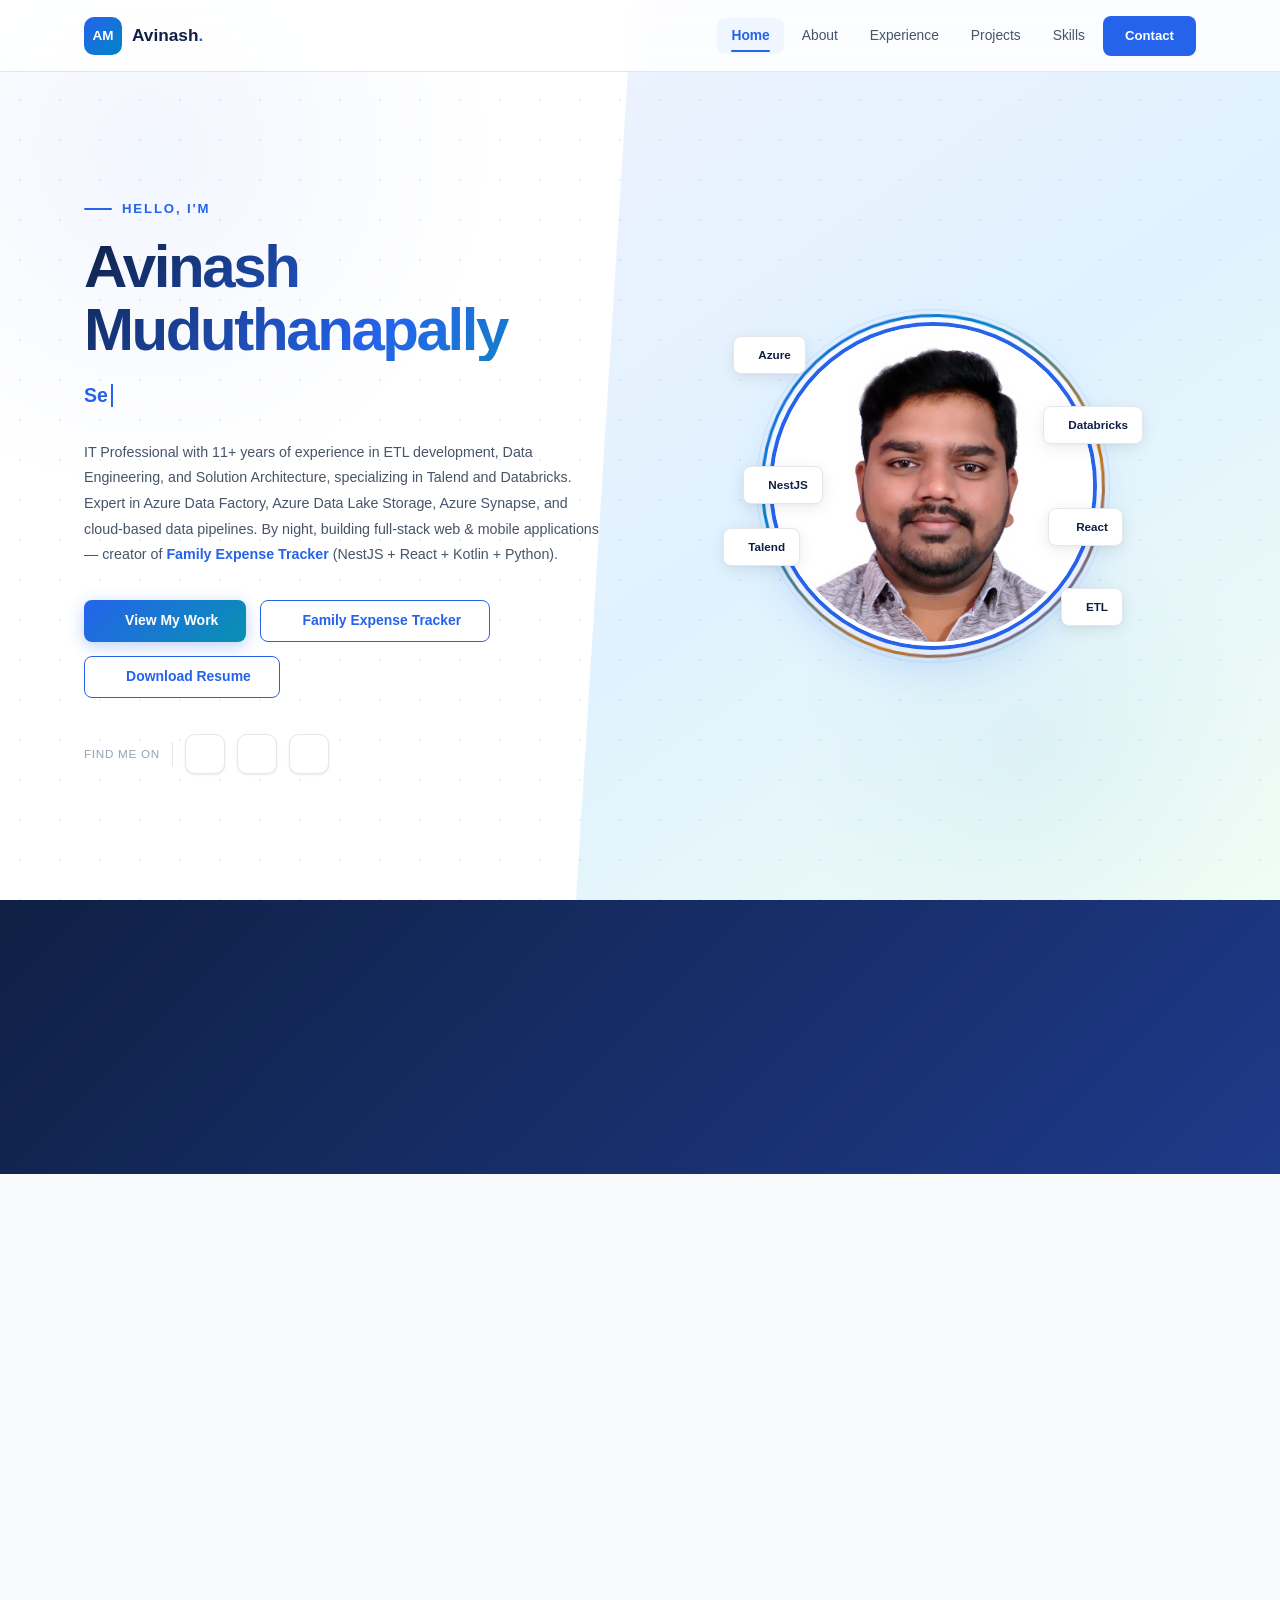
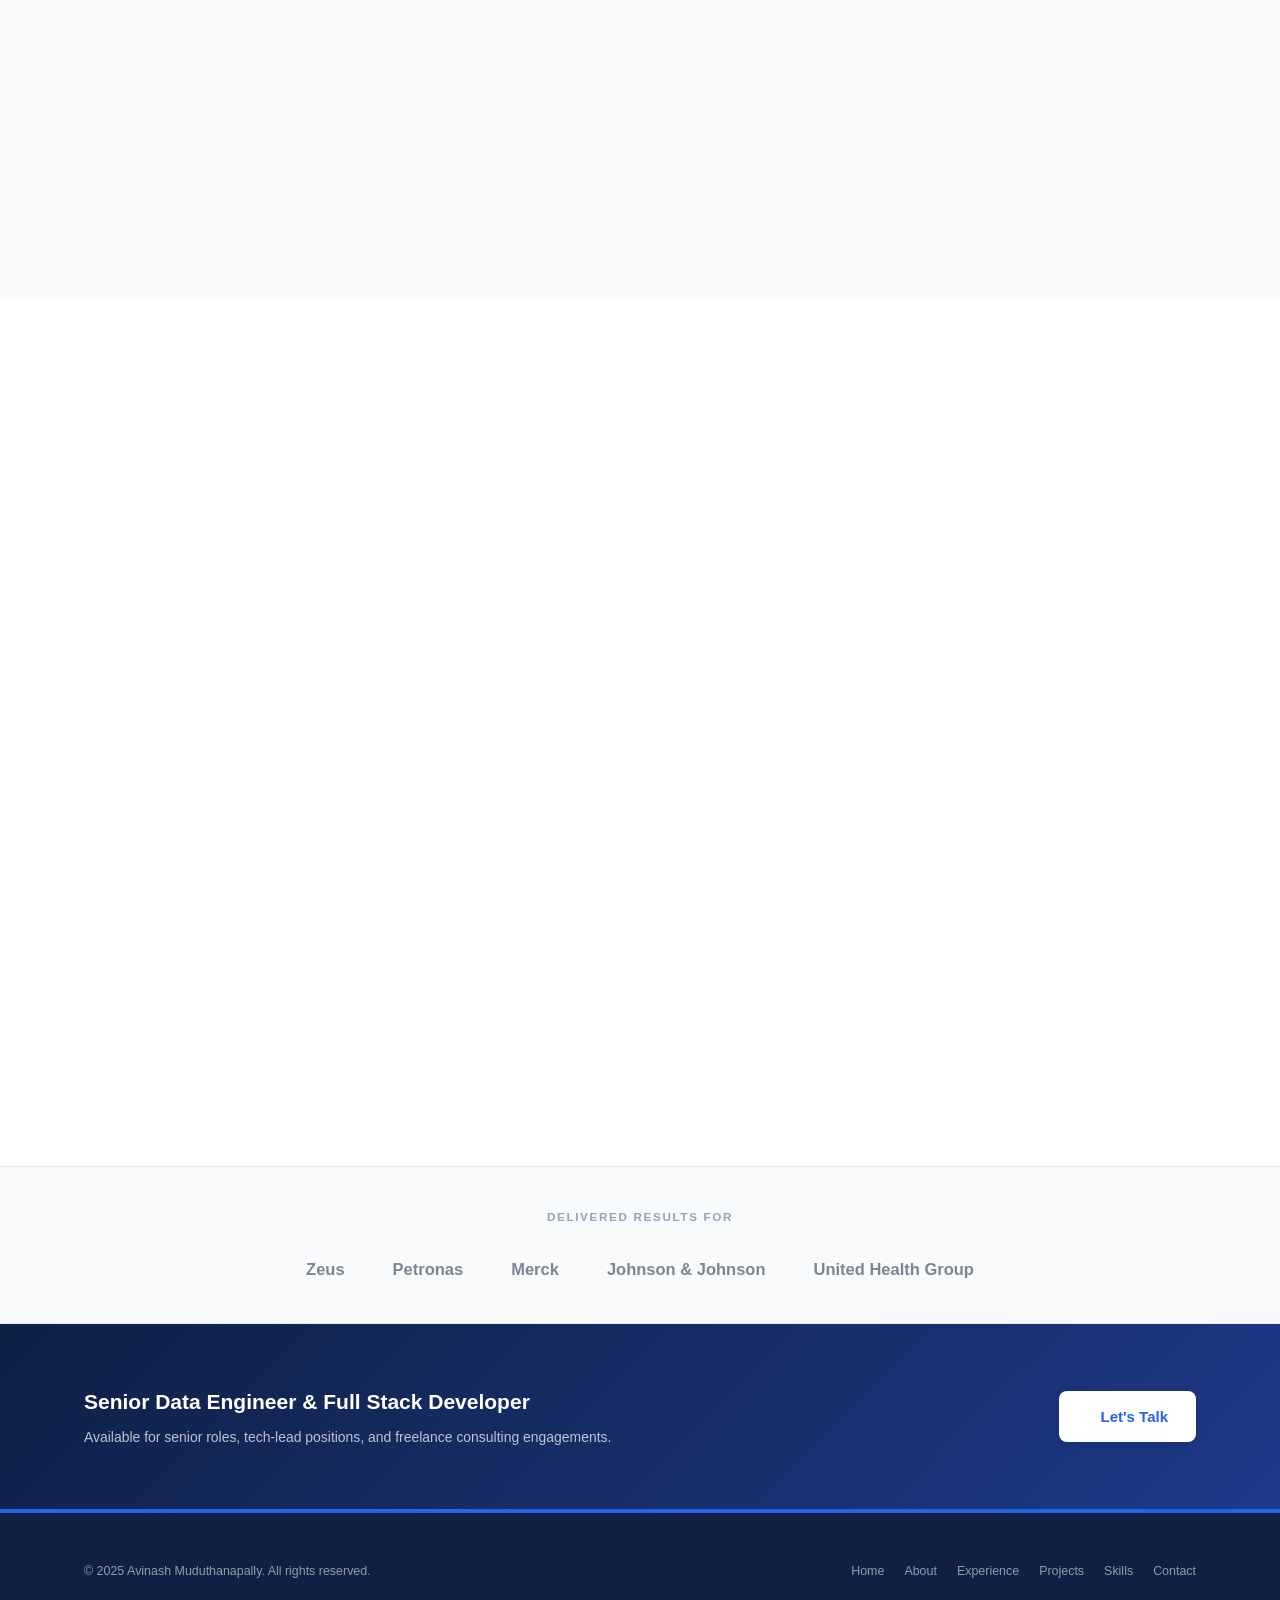
<file: index.html>
<!DOCTYPE html>
<html>
<head>
  <meta charset="UTF-8">
  <meta http-equiv="refresh" content="0; url=Portfolio/">
  <title>Redirecting…</title>
</head>
<body>
  <p>Redirecting to <a href="Portfolio/">portfolio</a>…</p>
</body>
</html>
</file>
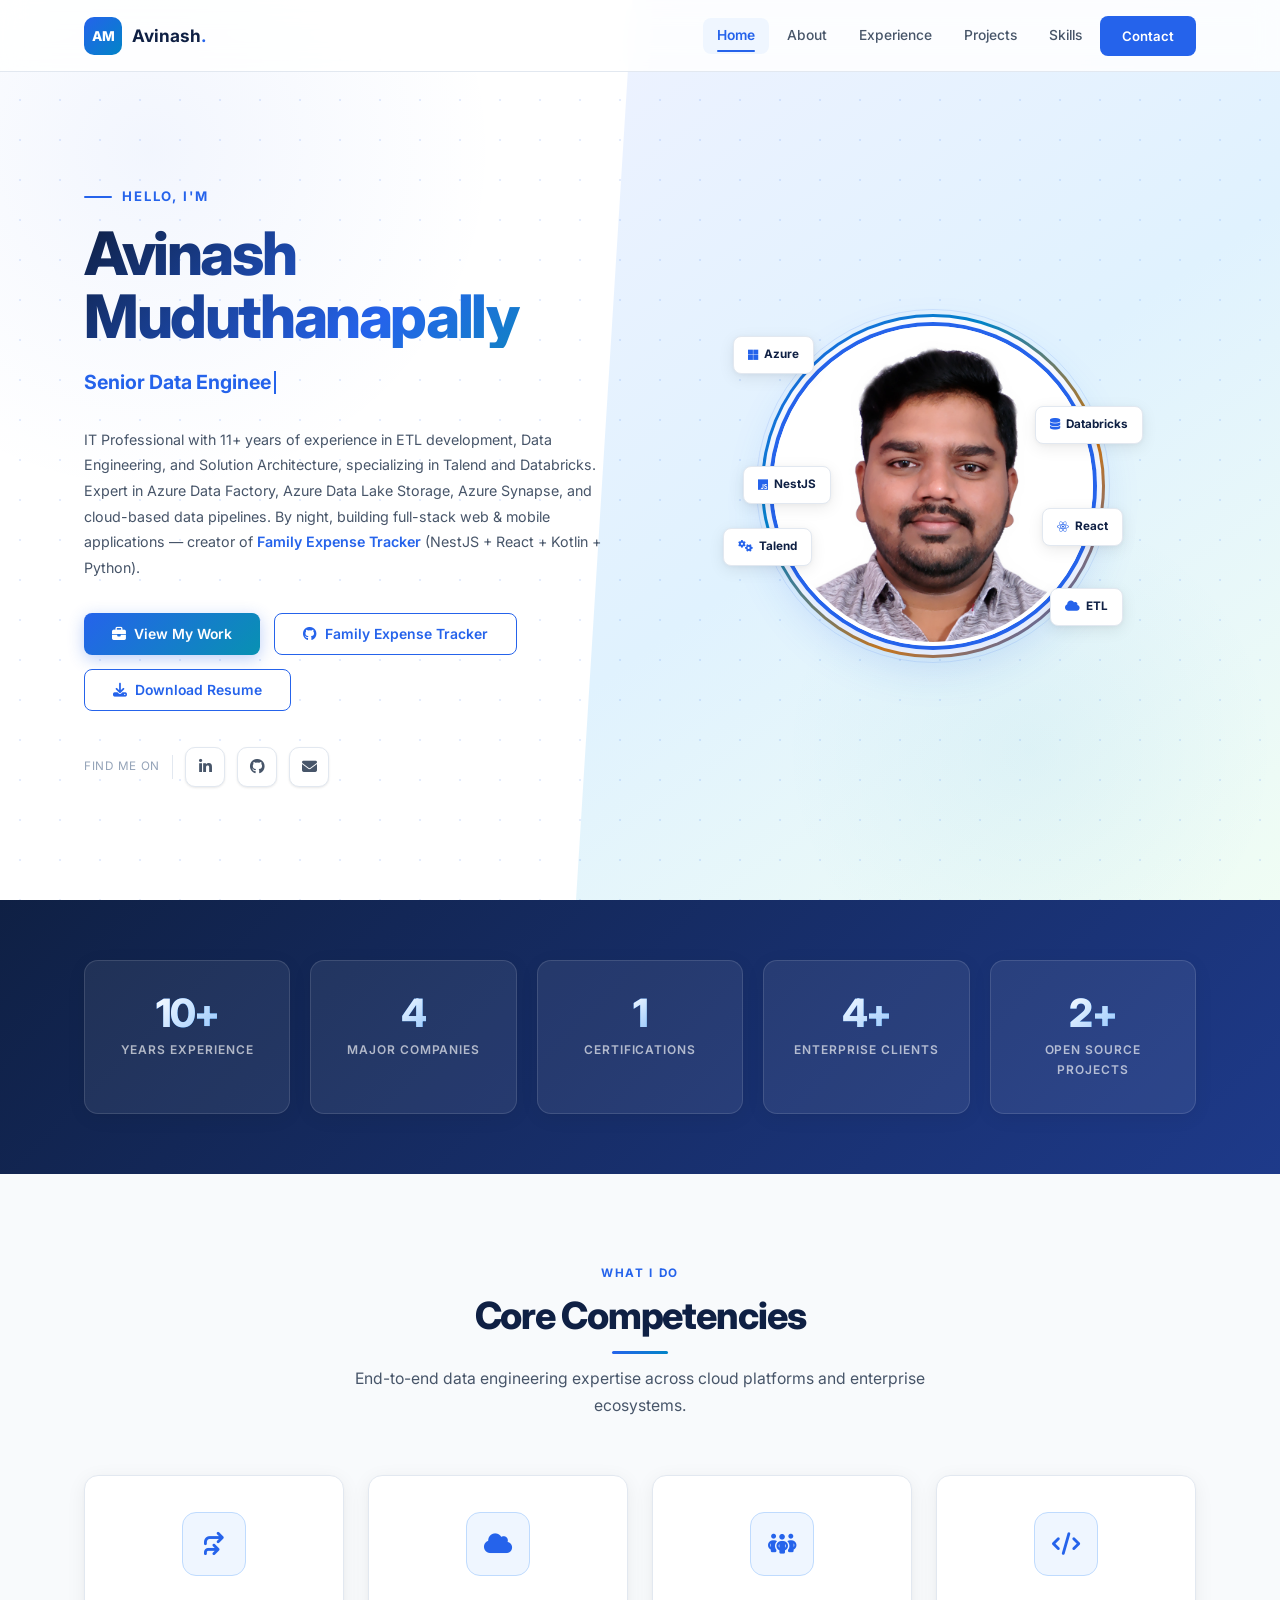
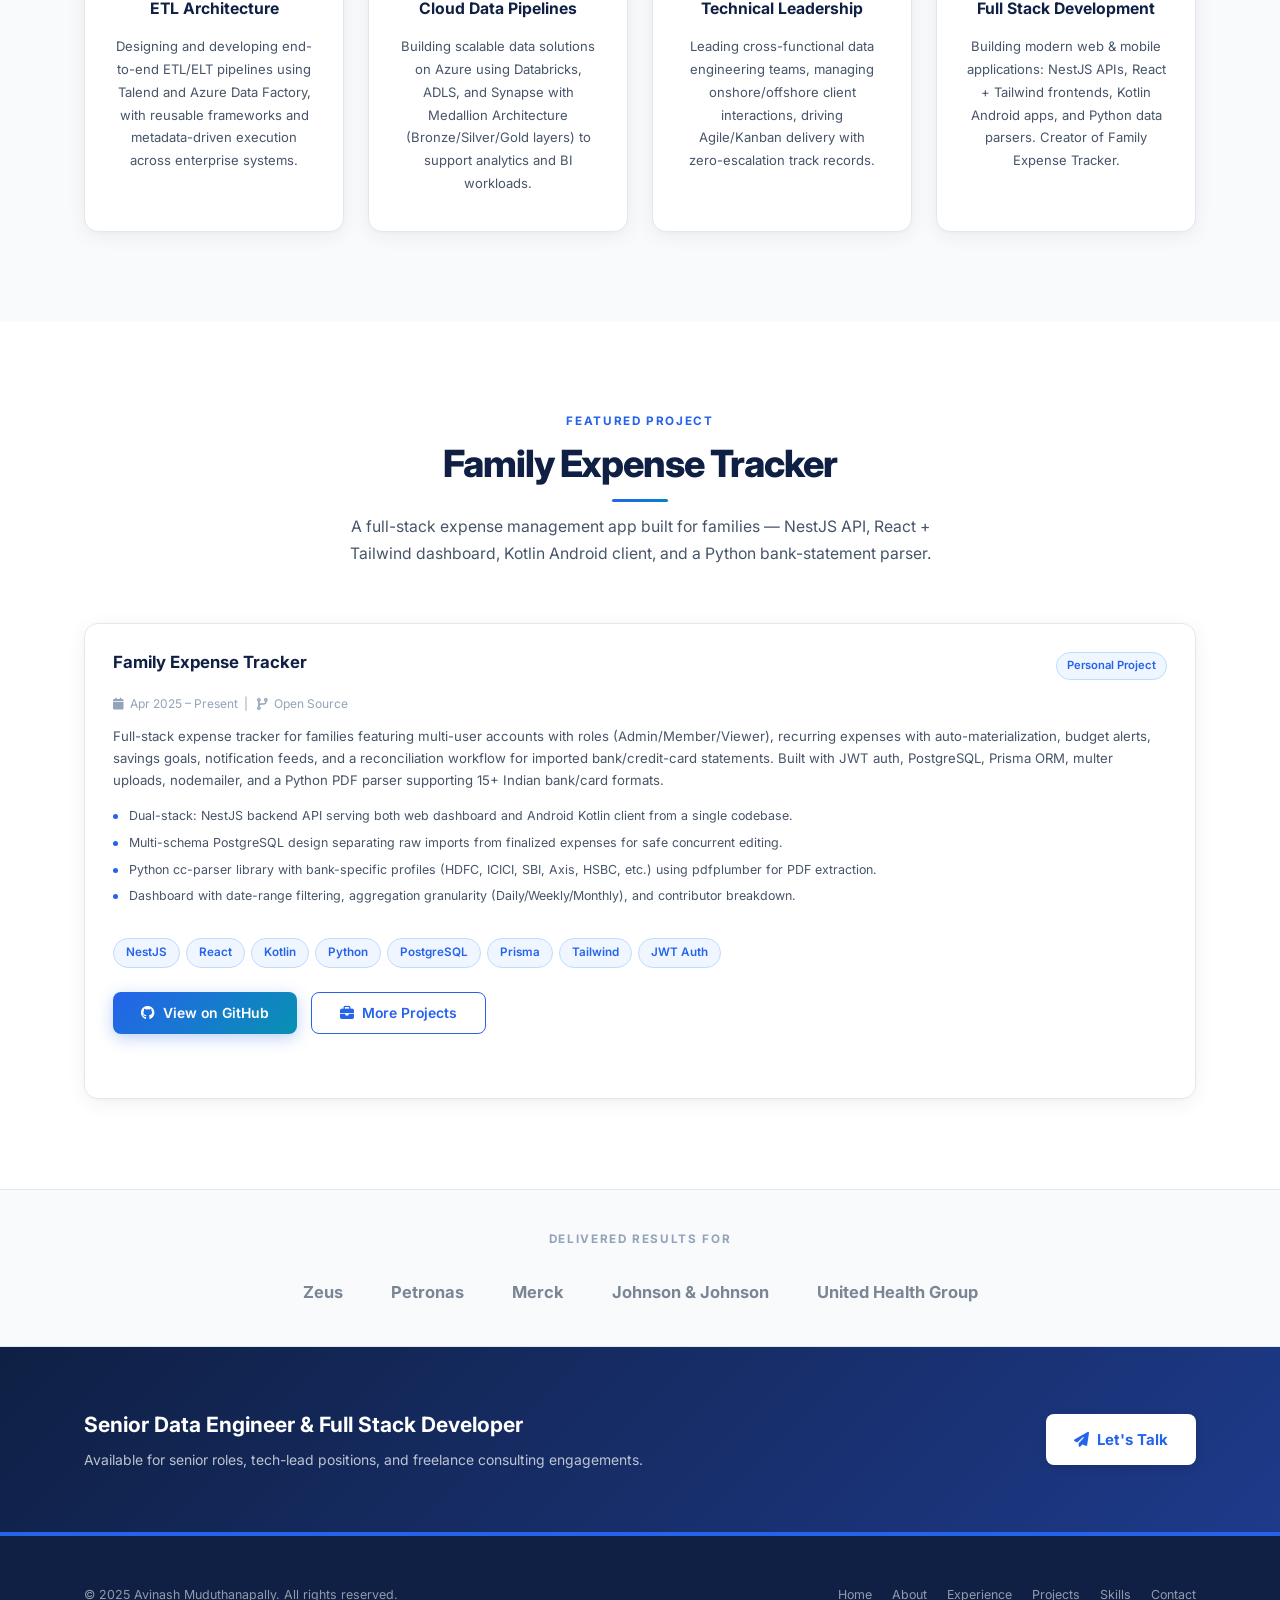
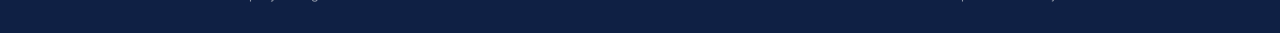
<file: Portfolio/index.html>
<!DOCTYPE html>
<html lang="en">
<head>
  <meta charset="UTF-8" />
  <meta name="viewport" content="width=device-width, initial-scale=1.0" />
  <title>Avinash Muduthanapally – Senior Data Engineer & Full Stack Developer</title>
  <meta name="description" content="Senior Data Engineer & Full Stack Developer with 11+ years in ETL, Azure Databricks, Talend, cloud data pipelines. Building full-stack web & mobile apps including Family Expense Tracker (NestJS + React + Kotlin + Python)." />

  <!-- Open Graph / LinkedIn preview -->
  <meta property="og:type"        content="website" />
  <meta property="og:url"         content="https://avvi575.github.io/Portfolio/" />
  <meta property="og:title"       content="Avinash Muduthanapally – Senior Data Engineer & Full Stack Developer" />
  <meta property="og:description" content="11+ years in ETL, Talend, Azure Databricks, plus full-stack development (NestJS, React, Kotlin, Python). Creator of Family Expense Tracker." />
  <meta property="og:image"       content="https://avvi575.github.io/Portfolio/assets/images/profile.jpg" />
  <meta property="og:image:width"  content="1200" />
  <meta property="og:image:height" content="630" />
  <meta name="twitter:card"        content="summary_large_image" />
  <meta name="twitter:title"       content="Avinash Muduthanapally – Senior Data Engineer & Full Stack Developer" />
  <meta name="twitter:description" content="11+ years in ETL, Talend, Azure Databricks, plus full-stack development (NestJS, React, Kotlin, Python)." />
  <meta name="twitter:image"       content="https://avvi575.github.io/Portfolio/assets/images/profile.jpg" />

  <!-- Google Fonts -->
  <link rel="preconnect" href="https://fonts.googleapis.com" />
  <link rel="preconnect" href="https://fonts.gstatic.com" crossorigin />
  <link href="https://fonts.googleapis.com/css2?family=Inter:wght@300;400;500;600;700;800&display=swap" rel="stylesheet" />

  <!-- Font Awesome -->
  <link rel="stylesheet" href="https://cdnjs.cloudflare.com/ajax/libs/font-awesome/6.5.0/css/all.min.css" />

  <!-- AOS -->
  <link rel="stylesheet" href="https://unpkg.com/aos@2.3.4/dist/aos.css" />

  <!-- Stylesheet -->
  <link rel="stylesheet" href="assets/css/style.css" />

  <style>
    /* ── Hero Section ── */
    .hero {
      min-height: 100vh;
      display: flex;
      align-items: center;
      background: #ffffff;
      position: relative;
      overflow: hidden;
      padding-top: var(--nav-height);
    }
    .hero::before {
      content: '';
      position: absolute;
      top: 0; right: 0;
      width: 55%;
      height: 100%;
      background: linear-gradient(145deg, #eef2ff 0%, #e0f2fe 50%, #f0fdf4 100%);
      clip-path: polygon(8% 0%, 100% 0%, 100% 100%, 0% 100%);
      z-index: 0;
    }
    .hero-bg {
      position: absolute;
      inset: 0;
      pointer-events: none;
    }
    .hero-bg-grid {
      position: absolute;
      inset: 0;
      background-image: radial-gradient(circle, rgba(37,99,235,0.12) 1px, transparent 1px);
      background-size: 40px 40px;
      animation: bgPan 30s linear infinite;
    }
    .hero-glow-1 {
      position: absolute;
      width: 700px; height: 700px;
      border-radius: 50%;
      background: radial-gradient(circle, rgba(37,99,235,0.06) 0%, transparent 70%);
      top: -200px; left: -200px;
    }
    .hero-glow-2 {
      position: absolute;
      width: 500px; height: 500px;
      border-radius: 50%;
      background: radial-gradient(circle, rgba(2,132,199,0.05) 0%, transparent 70%);
      bottom: -100px; right: 0;
    }

    /* Hero layout */
    .hero-inner {
      position: relative;
      z-index: 1;
      display: grid;
      grid-template-columns: 1fr 1fr;
      gap: 60px;
      align-items: center;
      padding: 60px 0;
    }
    .hero-greeting {
      font-size: 0.88rem;
      font-weight: 700;
      color: var(--accent-blue);
      letter-spacing: 0.14em;
      text-transform: uppercase;
      margin-bottom: 14px;
      display: flex;
      align-items: center;
      gap: 10px;
    }
    .hero-greeting::before {
      content: '';
      display: inline-block;
      width: 28px; height: 2px;
      background: var(--accent-blue);
      border-radius: 1px;
    }
    .hero-name {
      font-size: clamp(2.6rem, 5.5vw, 4rem);
      font-weight: 800;
      letter-spacing: -0.04em;
      line-height: 1.05;
      background: linear-gradient(135deg, #0f2044 0%, #2563eb 60%, #0891b2 100%);
      -webkit-background-clip: text;
      -webkit-text-fill-color: transparent;
      background-clip: text;
      margin-bottom: 18px;
    }
    .hero-role {
      font-size: clamp(1.05rem, 2.5vw, 1.3rem);
      font-weight: 500;
      color: var(--text-secondary);
      margin-bottom: 22px;
      min-height: 2em;
    }
    .typewriter-wrap {
      display: inline-flex;
      align-items: center;
    }
    #typewriter { color: var(--accent-blue); font-weight: 700; }
    .cursor {
      display: inline-block;
      width: 2px;
      height: 1.2em;
      background: var(--accent-blue);
      margin-left: 3px;
      vertical-align: middle;
      animation: blink 0.8s step-end infinite;
    }
    .hero-summary {
      font-size: 0.95rem;
      color: var(--text-secondary);
      line-height: 1.8;
      max-width: 520px;
      margin-bottom: 32px;
    }
    .hero-actions {
      display: flex;
      gap: 14px;
      flex-wrap: wrap;
      margin-bottom: 36px;
    }
    .hero-socials {
      display: flex;
      gap: 12px;
      align-items: center;
    }
    .hero-social-divider {
      width: 1px; height: 24px;
      background: var(--border);
    }
    .hero-social-label {
      font-size: 0.78rem;
      color: var(--text-muted);
      letter-spacing: 0.06em;
      text-transform: uppercase;
    }

    /* Photo side */
    .hero-photo-side {
      display: flex;
      align-items: center;
      justify-content: center;
      position: relative;
    }
    .photo-ring-wrap {
      position: relative;
      width: 320px; height: 320px;
    }
    .photo-ring-outer {
      position: absolute;
      inset: -12px;
      border-radius: 50%;
      border: 3px solid transparent;
      background:
        linear-gradient(white, white) padding-box,
        linear-gradient(135deg, var(--accent-blue), var(--accent-sky), var(--accent-gold), var(--accent-blue)) border-box;
      animation: rotate-ring 7s linear infinite;
    }
    .photo-ring-outer::before {
      content: '';
      position: absolute;
      inset: -8px;
      border-radius: 50%;
      border: 1px solid rgba(37,99,235,0.12);
    }
    .photo-img {
      width: 320px; height: 320px;
      border-radius: 50%;
      object-fit: cover;
      object-position: top center;
      border: 4px solid #ffffff;
      position: relative;
      z-index: 1;
      box-shadow: 0 0 0 4px var(--accent-blue), 0 16px 48px rgba(37,99,235,0.20);
      animation: pulse-ring 4s ease-in-out infinite;
    }

    /* Floating tech badges */
    .tech-badge {
      position: absolute;
      background: #ffffff;
      border: 1px solid var(--border);
      border-radius: var(--radius-sm);
      padding: 8px 14px;
      font-size: 0.78rem;
      font-weight: 700;
      color: var(--navy);
      white-space: nowrap;
      z-index: 2;
      display: flex;
      align-items: center;
      gap: 6px;
      box-shadow: 0 4px 16px rgba(0,0,0,0.08), 0 1px 4px rgba(0,0,0,0.04);
    }
    .tech-badge i { color: var(--accent-blue); }
    .tb-1 { top: 10px;  left: -40px;  animation: float 3.2s ease-in-out infinite; }
    .tb-2 { top: 80px;  right: -50px; animation: float 3.8s ease-in-out infinite 0.5s; }
    .tb-3 { bottom: 80px; left: -50px; animation: float 4.1s ease-in-out infinite 1s; }
    .tb-4 { bottom: 20px; right: -30px; animation: float 3.5s ease-in-out infinite 1.5s; }

    /* Stats */
    .stats-section {
      padding: 60px 0;
    }

    /* What I Do */
    .what-i-do-grid {
      display: grid;
      grid-template-columns: repeat(4, 1fr);
      gap: 24px;
    }
    .what-card {
      background: #fff;
      border: 1px solid var(--border);
      border-radius: var(--radius-md);
      padding: 36px 28px;
      transition: all var(--transition);
      text-align: center;
      box-shadow: var(--shadow-card);
    }
    .what-card:hover {
      border-color: var(--border-hover);
      box-shadow: var(--shadow-hover);
      transform: translateY(-5px);
    }
    .what-icon {
      width: 64px; height: 64px;
      margin: 0 auto 20px;
      border-radius: var(--radius-md);
      background: #eff6ff;
      border: 1px solid #bfdbfe;
      display: flex; align-items: center; justify-content: center;
      font-size: 1.5rem;
      color: var(--accent-blue);
    }
    .what-title {
      font-size: 1.05rem;
      font-weight: 700;
      color: var(--navy);
      margin-bottom: 12px;
    }
    .what-desc {
      font-size: 0.87rem;
      color: var(--text-secondary);
      line-height: 1.75;
    }

    /* CTA strip */
    .cta-strip {
      background: linear-gradient(135deg, var(--navy) 0%, #1e3a8a 100%);
      padding: 60px 0;
    }
    .cta-strip h3 { color: #fff; font-size: 1.4rem; font-weight: 700; margin-bottom: 6px; }
    .cta-strip p  { color: rgba(255,255,255,0.72); font-size: 0.93rem; }
    .cta-inner {
      display: flex;
      align-items: center;
      justify-content: space-between;
      flex-wrap: wrap;
      gap: 24px;
    }
    .btn-white {
      background: #fff;
      color: var(--accent-blue);
      font-weight: 700;
      padding: 13px 28px;
      border-radius: var(--radius-sm);
      display: inline-flex;
      align-items: center;
      gap: 8px;
      transition: all var(--transition);
      box-shadow: 0 2px 8px rgba(0,0,0,0.12);
    }
    .btn-white:hover {
      background: var(--accent-blue);
      color: #fff;
      transform: translateY(-2px);
      box-shadow: 0 6px 20px rgba(0,0,0,0.15);
    }

    /* Photo placeholder */
    .photo-placeholder {
      width: 320px; height: 320px;
      border-radius: 50%;
      background: #eff6ff;
      border: 5px solid #fff;
      align-items: center;
      justify-content: center;
      font-size: 5rem;
      color: var(--accent-blue);
      position: relative;
      z-index: 1;
    }

    /* Stats dark variant */
    .stats-dark { background: linear-gradient(135deg, #0f2044 0%, #1e3a8a 100%) !important; border: none !important; }
    .stats-dark .stat-item { background: rgba(255,255,255,0.07); border-color: rgba(255,255,255,0.12); }
    .stats-dark .stat-item:hover { background: rgba(255,255,255,0.12); }
    .stats-dark .stat-number span { background: linear-gradient(135deg, #ffffff, #93c5fd); -webkit-background-clip: text; background-clip: text; -webkit-text-fill-color: transparent; }
    .stats-dark .stat-label { color: rgba(255,255,255,0.65); }
    .stats-grid { grid-template-columns: repeat(5, 1fr); }
    @media (max-width: 1024px) { .stats-grid { grid-template-columns: repeat(3, 1fr); } }

    @media (max-width: 900px) {
      .hero-inner { grid-template-columns: 1fr; text-align: center; gap: 40px; }
      .hero-greeting { justify-content: center; }
      .hero-summary  { margin: 0 auto 32px; }
      .hero-actions  { justify-content: center; }
      .hero-socials  { justify-content: center; }
      .photo-ring-wrap { width: 240px; height: 240px; }
      .photo-img { width: 240px; height: 240px; }
      .photo-placeholder { width: 240px; height: 240px; }
      .tb-1, .tb-2, .tb-3, .tb-4, .tb-5, .tb-6 { display: none; }
    }
    @media (max-width: 768px) {
      .what-i-do-grid { grid-template-columns: 1fr; }
      .cta-inner { flex-direction: column; text-align: center; }
    }
  </style>
</head>
<body>

  <!-- ── Navbar ─────────────────────────────────────────────── -->
  <nav class="navbar" id="navbar">
    <div class="container">
      <div class="nav-inner">
        <a href="index.html" class="nav-logo">
          <div class="nav-logo-badge">AM</div>
          <span class="nav-logo-text">Avinash<span>.</span></span>
        </a>
        <div class="nav-links">
          <a href="index.html"      class="nav-link" data-page="index.html">Home</a>
          <a href="about.html"      class="nav-link" data-page="about.html">About</a>
          <a href="experience.html" class="nav-link" data-page="experience.html">Experience</a>
          <a href="projects.html"   class="nav-link" data-page="projects.html">Projects</a>
          <a href="skills.html"     class="nav-link" data-page="skills.html">Skills</a>
          <a href="contact.html"    class="nav-link nav-cta" data-page="contact.html">Contact</a>
        </div>
        <button class="hamburger" id="hamburger" aria-label="Toggle menu">
          <span></span><span></span><span></span>
        </button>
      </div>
    </div>
  </nav>

  <!-- Mobile Menu -->
  <div class="mobile-menu" id="mobileMenu">
    <a href="index.html"      class="nav-link" data-page="index.html">Home</a>
    <a href="about.html"      class="nav-link" data-page="about.html">About</a>
    <a href="experience.html" class="nav-link" data-page="experience.html">Experience</a>
    <a href="projects.html"   class="nav-link" data-page="projects.html">Projects</a>
    <a href="skills.html"     class="nav-link" data-page="skills.html">Skills</a>
    <a href="contact.html"    class="nav-link nav-cta">Contact</a>
  </div>

  <!-- ── Hero Section ───────────────────────────────────────── -->
  <section class="hero">
    <div class="hero-bg">
      <div class="hero-bg-grid"></div>
      <div class="hero-glow-1"></div>
      <div class="hero-glow-2"></div>
    </div>

    <div class="container">
      <div class="hero-inner">

        <!-- Left: Text -->
        <div class="hero-text">
          <p class="hero-greeting">Hello, I'm</p>
          <h1 class="hero-name">Avinash<br/>Muduthanapally</h1>

          <div class="hero-role">
            <div class="typewriter-wrap">
              <span id="typewriter">Senior Data Engineer</span><span class="cursor"></span>
            </div>
          </div>

          <p class="hero-summary">
            IT Professional with 11+ years of experience in ETL development, Data Engineering, and Solution Architecture, specializing in Talend and Databricks. Expert in Azure Data Factory, Azure Data Lake Storage, Azure Synapse, and cloud-based data pipelines. By night, building full-stack web &amp; mobile applications — creator of <a href="https://github.com/avvi575/family-expense-tracker" target="_blank" style="color:var(--accent-blue); font-weight:600;">Family Expense Tracker</a> (NestJS + React + Kotlin + Python).
          </p>

          <div class="hero-actions">
            <a href="projects.html" class="btn btn-primary">
              <i class="fa-solid fa-briefcase"></i> View My Work
            </a>
            <a href="https://github.com/avvi575/family-expense-tracker" class="btn btn-secondary" target="_blank">
              <i class="fa-brands fa-github"></i> Family Expense Tracker
            </a>
            <a href="Avinash_Muduthanapally_Resume.pdf" class="btn btn-secondary" target="_blank">
              <i class="fa-solid fa-download"></i> Download Resume
            </a>
          </div>

          <div class="hero-socials">
            <span class="hero-social-label">Find me on</span>
            <div class="hero-social-divider"></div>
            <a href="https://www.linkedin.com/in/avinash-muduthanapally/" target="_blank" class="social-link" title="LinkedIn">
              <i class="fa-brands fa-linkedin-in"></i>
            </a>
            <a href="https://github.com/avvi575" target="_blank" class="social-link" title="GitHub">
              <i class="fa-brands fa-github"></i>
            </a>
            <a href="mailto:avinash.muduthanapally@gmail.com" class="social-link" title="Email">
              <i class="fa-solid fa-envelope"></i>
            </a>
          </div>
        </div>

        <!-- Right: Photo -->
        <div class="hero-photo-side">
          <div class="photo-ring-wrap">
            <div class="photo-ring-outer"></div>
            <img src="assets/images/profile.jpg" alt="Avinash Muduthanapally" class="photo-img" onerror="this.style.display='none'; this.parentElement.querySelector('.photo-placeholder').style.display='flex';" />
            <div class="photo-placeholder" style="display:none; width:320px; height:320px; border-radius:50%; background:#eff6ff; border:5px solid #fff; align-items:center; justify-content:center; font-size:5rem; color:var(--accent-blue); position:relative; z-index:1;">
              <i class="fa-solid fa-user"></i>
            </div>

            <!-- Floating tech badges -->
            <div class="tech-badge tb-1"><i class="fa-brands fa-microsoft"></i> Azure</div>
            <div class="tech-badge tb-2"><i class="fa-solid fa-database"></i> Databricks</div>
            <div class="tech-badge tb-3"><i class="fa-solid fa-gears"></i> Talend</div>
            <div class="tech-badge tb-4"><i class="fa-solid fa-cloud"></i> ETL</div>
            <div class="tech-badge tb-5" style="top: 140px; left: -30px;"><i class="fa-brands fa-js"></i> NestJS</div>
            <div class="tech-badge tb-6" style="bottom: 100px; right: -30px;"><i class="fa-brands fa-react"></i> React</div>
          </div>
        </div>

      </div>
    </div>
  </section>

  <!-- ── Stats Row ───────────────────────────────────────────── -->
  <section class="stats-section stats-dark">
    <div class="container">
      <div class="stats-grid">
        <div class="stat-item" data-aos="fade-up" data-aos-delay="80">
          <div class="stat-number">
            <span data-counter data-target="11" data-suffix="+">0</span>
          </div>
          <div class="stat-label">Years Experience</div>
        </div>
        <div class="stat-item" data-aos="fade-up" data-aos-delay="160">
          <div class="stat-number">
            <span data-counter data-target="5">0</span>
          </div>
          <div class="stat-label">Major Companies</div>
        </div>
        <div class="stat-item" data-aos="fade-up" data-aos-delay="240">
          <div class="stat-number">
            <span data-counter data-target="2">0</span>
          </div>
          <div class="stat-label">Certifications</div>
        </div>
         <div class="stat-item" data-aos="fade-up" data-aos-delay="320">
          <div class="stat-number">
            <span data-counter data-target="5" data-suffix="+">0</span>
          </div>
          <div class="stat-label">Enterprise Clients</div>
        </div>
        <div class="stat-item" data-aos="fade-up" data-aos-delay="400">
          <div class="stat-number">
            <span data-counter data-target="3" data-suffix="+">0</span>
          </div>
          <div class="stat-label">Open Source Projects</div>
        </div>
      </div>
    </div>
  </section>

  <!-- ── What I Do ───────────────────────────────────────────── -->
  <section class="section" style="background: var(--bg-secondary);">
    <div class="container">
      <div class="section-header" data-aos="fade-up">
        <p style="font-size:0.78rem; color:var(--accent-blue); font-weight:700; letter-spacing:0.14em; text-transform:uppercase; margin-bottom:10px;">What I Do</p>
        <h2 class="section-title">Core Competencies</h2>
        <div class="divider"></div>
        <p class="section-subtitle">End-to-end data engineering expertise across cloud platforms and enterprise ecosystems.</p>
      </div>

      <div class="what-i-do-grid">
        <div class="what-card" data-aos="fade-up" data-aos-delay="80" data-tilt>
          <div class="what-icon"><i class="fa-solid fa-arrows-turn-right"></i></div>
          <h3 class="what-title">ETL Architecture</h3>
          <p class="what-desc">Designing and developing end-to-end ETL/ELT pipelines using Talend and Azure Data Factory, with reusable frameworks and metadata-driven execution across enterprise systems.</p>
        </div>
        <div class="what-card" data-aos="fade-up" data-aos-delay="160" data-tilt>
          <div class="what-icon"><i class="fa-solid fa-cloud"></i></div>
          <h3 class="what-title">Cloud Data Pipelines</h3>
          <p class="what-desc">Building scalable data solutions on Azure using Databricks, ADLS, and Synapse with Medallion Architecture (Bronze/Silver/Gold layers) to support analytics and BI workloads.</p>
        </div>
        <div class="what-card" data-aos="fade-up" data-aos-delay="240" data-tilt>
          <div class="what-icon"><i class="fa-solid fa-people-group"></i></div>
          <h3 class="what-title">Technical Leadership</h3>
          <p class="what-desc">Leading cross-functional data engineering teams, managing onshore/offshore client interactions, driving Agile/Kanban delivery with zero-escalation track records.</p>
        </div>
        <div class="what-card" data-aos="fade-up" data-aos-delay="320" data-tilt>
          <div class="what-icon"><i class="fa-solid fa-code"></i></div>
          <h3 class="what-title">Full Stack Development</h3>
          <p class="what-desc">Building modern web &amp; mobile applications: NestJS APIs, React + Tailwind frontends, Kotlin Android apps, and Python data parsers. Creator of Family Expense Tracker.</p>
        </div>
      </div>
    </div>
  </section>

  <!-- ── Featured Project ────────────────────────────────────── -->
  <section class="section">
    <div class="container">
      <div class="section-header" data-aos="fade-up">
        <p style="font-size:0.78rem; color:var(--accent-blue); font-weight:700; letter-spacing:0.14em; text-transform:uppercase; margin-bottom:10px;">Featured Project</p>
        <h2 class="section-title">Family Expense Tracker</h2>
        <div class="divider"></div>
        <p class="section-subtitle">A full-stack expense management app built for families — NestJS API, React + Tailwind dashboard, Kotlin Android client, and a Python bank-statement parser.</p>
      </div>

      <div class="project-card featured-project" data-aos="fade-up" data-tilt>
        <div class="project-header">
          <div class="project-name">Family Expense Tracker</div>
          <span class="project-client-badge tag" style="background:#eff6ff; border-color:#bfdbfe; color:#2563eb;">Personal Project</span>
        </div>
        <div class="project-period">
          <i class="fa-solid fa-calendar"></i> Apr 2025 – Present &nbsp;|&nbsp;
          <i class="fa-solid fa-code-branch"></i> Open Source
        </div>
        <p class="project-desc">
          Full-stack expense tracker for families featuring multi-user accounts with roles (Admin/Member/Viewer), recurring expenses with auto-materialization, budget alerts, savings goals, notification feeds, and a reconciliation workflow for imported bank/credit-card statements. Built with JWT auth, PostgreSQL, Prisma ORM, multer uploads, nodemailer, and a Python PDF parser supporting 15+ Indian bank/card formats.
        </p>
        <ul class="project-achievements">
          <li>Dual-stack: NestJS backend API serving both web dashboard and Android Kotlin client from a single codebase.</li>
          <li>Multi-schema PostgreSQL design separating raw imports from finalized expenses for safe concurrent editing.</li>
          <li>Python cc-parser library with bank-specific profiles (HDFC, ICICI, SBI, Axis, HSBC, etc.) using pdfplumber for PDF extraction.</li>
          <li>Dashboard with date-range filtering, aggregation granularity (Daily/Weekly/Monthly), and contributor breakdown.</li>
        </ul>
        <div class="tags-row">
          <span class="tag">NestJS</span>
          <span class="tag">React</span>
          <span class="tag">Kotlin</span>
          <span class="tag">Python</span>
          <span class="tag">PostgreSQL</span>
          <span class="tag">Prisma</span>
          <span class="tag">Tailwind</span>
          <span class="tag">JWT Auth</span>
        </div>
        <div class="hero-actions" style="margin-top:24px;">
          <a href="https://github.com/avvi575/family-expense-tracker" class="btn btn-primary" target="_blank">
            <i class="fa-brands fa-github"></i> View on GitHub
          </a>
          <a href="projects.html" class="btn btn-secondary">
            <i class="fa-solid fa-briefcase"></i> More Projects
          </a>
        </div>
      </div>
    </div>
  </section>

  <!-- Clients strip -->
  <section style="background:#f8fafc; padding:40px 0; border-top:1px solid #e2e8f0; border-bottom:1px solid #e2e8f0;">
    <div class="container">
      <p style="text-align:center; font-size:0.78rem; font-weight:700; color:#94a3b8; letter-spacing:0.14em; text-transform:uppercase; margin-bottom:28px;">Delivered Results For</p>
      <div style="display:flex; align-items:center; justify-content:center; gap:48px; flex-wrap:wrap;">
        <span style="font-size:1.1rem; font-weight:700; color:#475569; opacity:0.7;">Zeus</span>
        <span style="font-size:1.1rem; font-weight:700; color:#475569; opacity:0.7;">Petronas</span>
        <span style="font-size:1.1rem; font-weight:700; color:#475569; opacity:0.7;">Merck</span>
        <span style="font-size:1.1rem; font-weight:700; color:#475569; opacity:0.7;">Johnson &amp; Johnson</span>
        <span style="font-size:1.1rem; font-weight:700; color:#475569; opacity:0.7;">United Health Group</span>
      </div>
    </div>
  </section>

  <!-- ── CTA Strip ────────────────────────────────────────────── -->
  <section class="cta-strip">
    <div class="container">
      <div class="cta-inner">
        <div>
          <h3>Senior Data Engineer &amp; Full Stack Developer</h3>
          <p>Available for senior roles, tech-lead positions, and freelance consulting engagements.</p>
        </div>
        <a href="contact.html" class="btn-white">
          <i class="fa-solid fa-paper-plane"></i> Let's Talk
        </a>
      </div>
    </div>
  </section>

  <!-- ── Footer ──────────────────────────────────────────────── -->
  <footer class="footer">
    <div class="container">
      <div class="footer-inner">
        <p class="footer-copy">&copy; 2025 Avinash Muduthanapally. All rights reserved.</p>
        <nav class="footer-links">
          <a href="index.html">Home</a>
          <a href="about.html">About</a>
          <a href="experience.html">Experience</a>
          <a href="projects.html">Projects</a>
          <a href="skills.html">Skills</a>
          <a href="contact.html">Contact</a>
        </nav>
      </div>
    </div>
  </footer>

  <script src="https://unpkg.com/aos@2.3.4/dist/aos.js"></script>
  <script>AOS.init({ duration: 700, once: true, offset: 60 });</script>
  <script src="assets/js/main.js"></script>
</body>
</html>
</file>
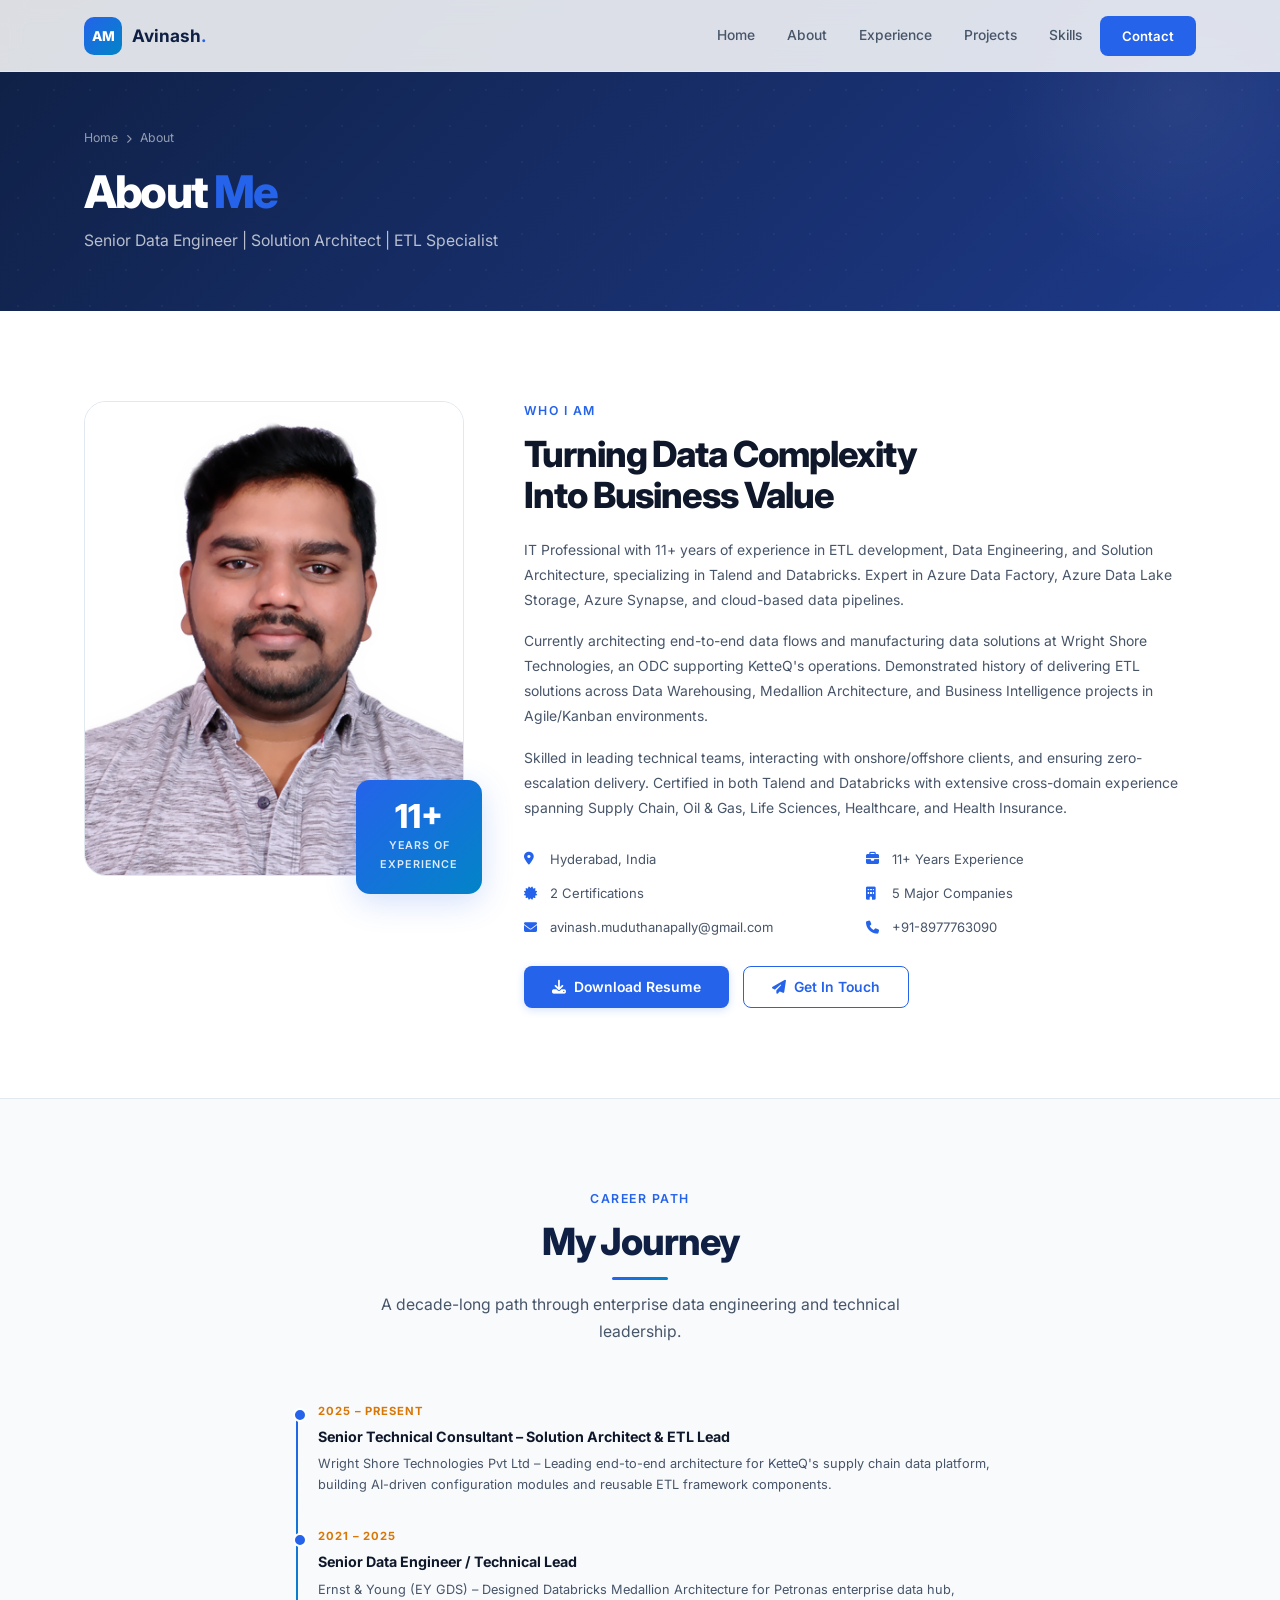
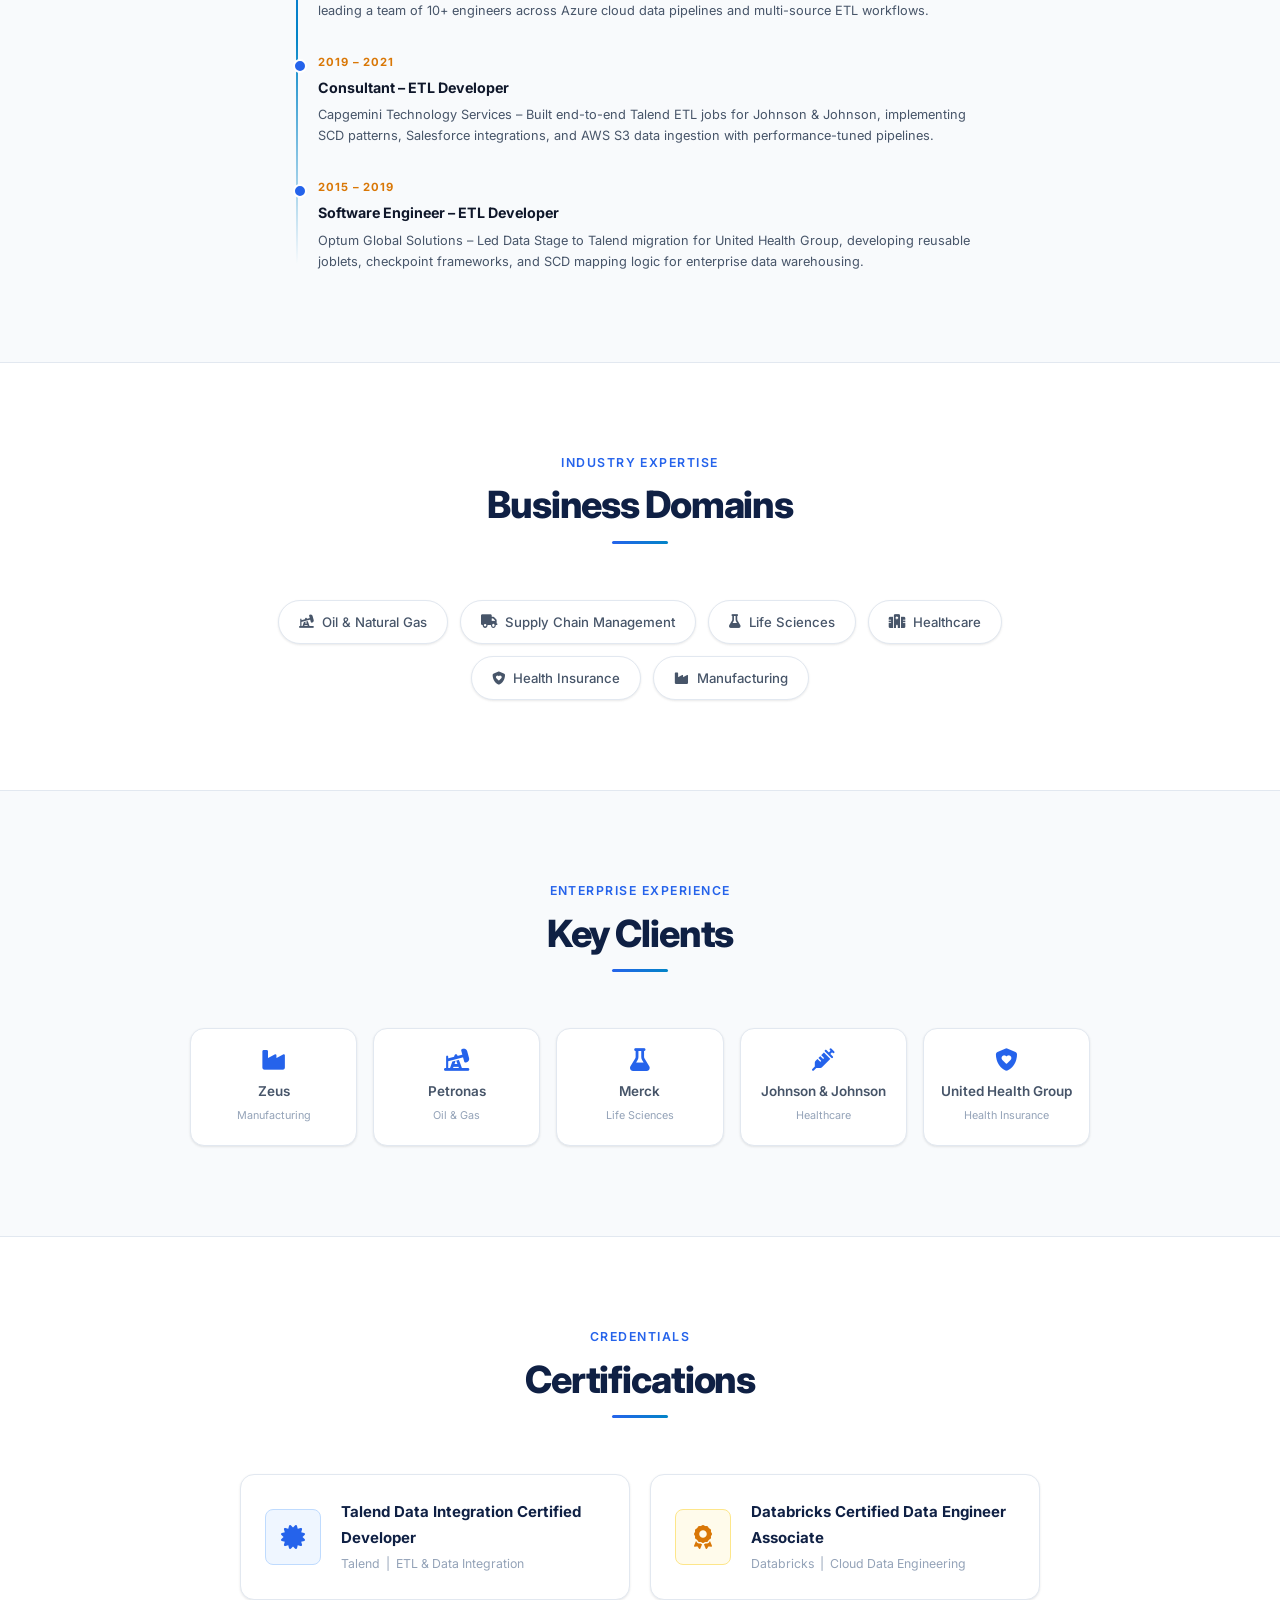
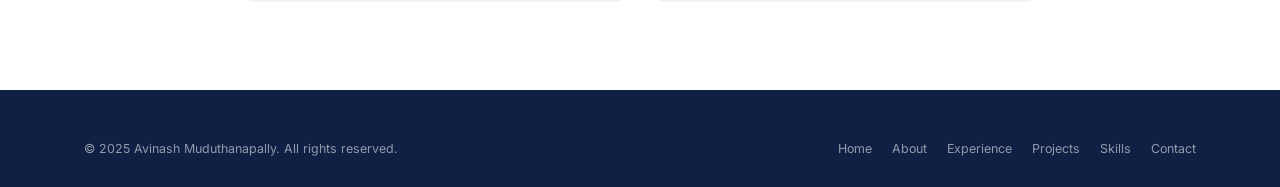
<file: about.html>
<!DOCTYPE html>
<html lang="en">
<head>
  <meta charset="UTF-8" />
  <meta name="viewport" content="width=device-width, initial-scale=1.0" />
  <title>About – Avinash Muduthanapally</title>
  <meta name="description" content="About Avinash Muduthanapally – Senior Data Engineer with 11+ years in ETL, Databricks, and cloud data pipelines." />
  <meta property="og:type"        content="website" />
  <meta property="og:url"         content="https://avvi575.github.io/about.html" />
  <meta property="og:title"       content="About – Avinash Muduthanapally | Senior Data Engineer" />
  <meta property="og:description" content="11+ years in ETL, Talend, Azure Databricks &amp; cloud data pipelines. Currently at Wright Shore Technologies (KetteQ ODC)." />
  <meta property="og:image"       content="https://avvi575.github.io/assets/images/profile.jpg" />
  <meta name="twitter:card"       content="summary_large_image" />

  <link rel="preconnect" href="https://fonts.googleapis.com" />
  <link rel="preconnect" href="https://fonts.gstatic.com" crossorigin />
  <link href="https://fonts.googleapis.com/css2?family=Inter:wght@300;400;500;600;700;800&display=swap" rel="stylesheet" />
  <link rel="stylesheet" href="https://cdnjs.cloudflare.com/ajax/libs/font-awesome/6.5.0/css/all.min.css" />
  <link rel="stylesheet" href="assets/css/style.css" />

  <style>
    /* ── About two-column ─────────────────────────────── */
    .about-grid {
      display: grid;
      grid-template-columns: 380px 1fr;
      gap: 60px;
      align-items: start;
    }

    /* Photo column */
    .about-photo-wrap {
      position: relative;
    }
    .about-photo-img {
      width: 100%;
      border-radius: var(--radius-lg);
      object-fit: cover;
      object-position: top center;
      aspect-ratio: 4/5;
      border: 1px solid var(--border);
    }
    .about-photo-placeholder {
      width: 100%;
      aspect-ratio: 4/5;
      border-radius: var(--radius-lg);
      background: var(--bg-card);
      border: 1px solid var(--border);
      display: flex;
      align-items: center;
      justify-content: center;
      font-size: 6rem;
      color: var(--accent-blue);
    }
    .exp-badge {
      position: absolute;
      bottom: -18px;
      right: -18px;
      background: linear-gradient(135deg, var(--accent-blue), var(--accent-sky));
      border-radius: var(--radius-md);
      padding: 20px 24px;
      text-align: center;
      box-shadow: 0 8px 32px rgba(37,99,235,0.20);
    }
    .exp-badge-num {
      font-size: 2.2rem;
      font-weight: 800;
      color: #fff;
      line-height: 1;
    }
    .exp-badge-label {
      font-size: 0.72rem;
      color: rgba(255,255,255,0.85);
      font-weight: 600;
      text-transform: uppercase;
      letter-spacing: 0.08em;
      margin-top: 4px;
    }

    /* Text column */
    .about-tagline {
      font-size: 0.82rem;
      color: var(--accent-blue);
      font-weight: 600;
      letter-spacing: 0.12em;
      text-transform: uppercase;
      margin-bottom: 12px;
    }
    .about-heading {
      font-size: clamp(1.8rem, 3.5vw, 2.4rem);
      font-weight: 800;
      letter-spacing: -0.03em;
      line-height: 1.15;
      margin-bottom: 20px;
    }
    .about-summary {
      font-size: 0.93rem;
      color: var(--text-secondary);
      line-height: 1.8;
      margin-bottom: 16px;
    }
    .about-highlights {
      display: grid;
      grid-template-columns: 1fr 1fr;
      gap: 12px;
      margin: 28px 0;
    }
    .highlight-item {
      display: flex;
      align-items: center;
      gap: 10px;
      font-size: 0.87rem;
      color: var(--text-secondary);
    }
    .highlight-item i { color: var(--accent-blue); width: 16px; flex-shrink: 0; }

    /* Journey timeline */
    .journey-timeline {
      position: relative;
      padding-left: 28px;
    }
    .journey-timeline::before {
      content: '';
      position: absolute;
      left: 6px; top: 8px; bottom: 8px;
      width: 2px;
      background: linear-gradient(180deg, var(--accent-blue), var(--accent-sky), transparent);
    }
    .journey-item {
      position: relative;
      padding-bottom: 32px;
    }
    .journey-item:last-child { padding-bottom: 0; }
    .journey-dot {
      position: absolute;
      left: -25px; top: 6px;
      width: 14px; height: 14px;
      border-radius: 50%;
      background: var(--accent-blue);
      border: 2px solid #fff;
    }
    .journey-year {
      font-size: 0.75rem;
      font-weight: 700;
      color: var(--accent-gold);
      letter-spacing: 0.08em;
      text-transform: uppercase;
      margin-bottom: 4px;
    }
    .journey-title {
      font-size: 0.95rem;
      font-weight: 700;
      color: var(--text-primary);
      margin-bottom: 4px;
    }
    .journey-desc {
      font-size: 0.85rem;
      color: var(--text-secondary);
      line-height: 1.65;
    }

    @media (max-width: 900px) {
      .about-grid { grid-template-columns: 1fr; }
      .exp-badge { bottom: 12px; right: 12px; }
      .about-photo-wrap { max-width: 320px; margin: 0 auto; }
      .about-highlights { grid-template-columns: 1fr; }
    }
  </style>
</head>
<body>

  <!-- ── Navbar ─────────────────────────────────────────────── -->
  <nav class="navbar" id="navbar">
    <div class="container">
      <div class="nav-inner">
        <a href="index.html" class="nav-logo">
          <div class="nav-logo-badge">AM</div>
          <span class="nav-logo-text">Avinash<span>.</span></span>
        </a>
        <div class="nav-links">
          <a href="index.html"      class="nav-link" data-page="index.html">Home</a>
          <a href="about.html"      class="nav-link" data-page="about.html">About</a>
          <a href="experience.html" class="nav-link" data-page="experience.html">Experience</a>
          <a href="projects.html"   class="nav-link" data-page="projects.html">Projects</a>
          <a href="skills.html"     class="nav-link" data-page="skills.html">Skills</a>
          <a href="contact.html"    class="nav-link nav-cta" data-page="contact.html">Contact</a>
        </div>
        <button class="hamburger" id="hamburger" aria-label="Toggle menu">
          <span></span><span></span><span></span>
        </button>
      </div>
    </div>
  </nav>
  <div class="mobile-menu" id="mobileMenu">
    <a href="index.html"      class="nav-link" data-page="index.html">Home</a>
    <a href="about.html"      class="nav-link" data-page="about.html">About</a>
    <a href="experience.html" class="nav-link" data-page="experience.html">Experience</a>
    <a href="projects.html"   class="nav-link" data-page="projects.html">Projects</a>
    <a href="skills.html"     class="nav-link" data-page="skills.html">Skills</a>
    <a href="contact.html"    class="nav-link nav-cta">Contact</a>
  </div>

  <!-- ── Page Hero ──────────────────────────────────────────── -->
  <section class="page-hero">
    <div class="container page-hero-inner">
      <div class="breadcrumb">
        <a href="index.html">Home</a>
        <i class="fa-solid fa-chevron-right"></i>
        <span>About</span>
      </div>
      <h1 class="page-hero-title">About <span class="accent-blue">Me</span></h1>
      <p class="page-hero-subtitle">Senior Data Engineer | Solution Architect | ETL Specialist</p>
    </div>
  </section>

  <!-- ── About Section ──────────────────────────────────────── -->
  <section class="section" style="background: var(--bg-primary);">
    <div class="container">
      <div class="about-grid">

        <!-- Photo -->
        <div class="about-photo-wrap slide-left">
          <img
            src="assets/images/profile.jpg"
            alt="Avinash Muduthanapally"
            class="about-photo-img"
            onerror="this.style.display='none'; document.getElementById('photoPlaceholder').style.display='flex';"
          />
          <div id="photoPlaceholder" class="about-photo-placeholder" style="display:none;">
            <i class="fa-solid fa-user"></i>
          </div>
          <div class="exp-badge">
            <div class="exp-badge-num">11+</div>
            <div class="exp-badge-label">Years of<br/>Experience</div>
          </div>
        </div>

        <!-- Text -->
        <div class="slide-right">
          <p class="about-tagline">Who I Am</p>
          <h2 class="about-heading">Turning Data Complexity<br/>Into Business Value</h2>

          <p class="about-summary">
            IT Professional with 11+ years of experience in ETL development, Data Engineering, and Solution Architecture, specializing in Talend and Databricks. Expert in Azure Data Factory, Azure Data Lake Storage, Azure Synapse, and cloud-based data pipelines.
          </p>
          <p class="about-summary">
            Currently architecting end-to-end data flows and manufacturing data solutions at Wright Shore Technologies, an ODC supporting KetteQ's operations. Demonstrated history of delivering ETL solutions across Data Warehousing, Medallion Architecture, and Business Intelligence projects in Agile/Kanban environments.
          </p>
          <p class="about-summary">
            Skilled in leading technical teams, interacting with onshore/offshore clients, and ensuring zero-escalation delivery. Certified in both Talend and Databricks with extensive cross-domain experience spanning Supply Chain, Oil &amp; Gas, Life Sciences, Healthcare, and Health Insurance.
          </p>

          <div class="about-highlights">
            <div class="highlight-item"><i class="fa-solid fa-location-dot"></i> Hyderabad, India</div>
            <div class="highlight-item"><i class="fa-solid fa-briefcase"></i> 11+ Years Experience</div>
            <div class="highlight-item"><i class="fa-solid fa-certificate"></i> 2 Certifications</div>
            <div class="highlight-item"><i class="fa-solid fa-building"></i> 5 Major Companies</div>
            <div class="highlight-item"><i class="fa-solid fa-envelope"></i> avinash.muduthanapally@gmail.com</div>
            <div class="highlight-item"><i class="fa-solid fa-phone"></i> +91-8977763090</div>
          </div>

          <div style="display:flex; gap:14px; flex-wrap:wrap;">
            <a href="Avinash_Muduthanapally_Resume (1).pdf" class="btn btn-primary" target="_blank">
              <i class="fa-solid fa-download"></i> Download Resume
            </a>
            <a href="contact.html" class="btn btn-secondary">
              <i class="fa-solid fa-paper-plane"></i> Get In Touch
            </a>
          </div>
        </div>

      </div>
    </div>
  </section>

  <!-- ── Career Journey ─────────────────────────────────────── -->
  <section class="section" style="background: var(--bg-secondary); border-top:1px solid var(--border);">
    <div class="container">
      <div class="section-header animate-on-scroll">
        <p style="font-size:0.82rem; color:var(--accent-blue); font-weight:600; letter-spacing:0.12em; text-transform:uppercase; margin-bottom:10px;">Career Path</p>
        <h2 class="section-title">My Journey</h2>
        <div class="divider"></div>
        <p class="section-subtitle">A decade-long path through enterprise data engineering and technical leadership.</p>
      </div>

      <div style="max-width: 700px; margin: 0 auto;">
        <div class="journey-timeline">

          <div class="journey-item animate-on-scroll delay-1">
            <div class="journey-dot"></div>
            <div class="journey-year">2025 – Present</div>
            <div class="journey-title">Senior Technical Consultant – Solution Architect & ETL Lead</div>
            <div class="journey-desc">Wright Shore Technologies Pvt Ltd – Leading end-to-end architecture for KetteQ's supply chain data platform, building AI-driven configuration modules and reusable ETL framework components.</div>
          </div>

          <div class="journey-item animate-on-scroll delay-2">
            <div class="journey-dot"></div>
            <div class="journey-year">2021 – 2025</div>
            <div class="journey-title">Senior Data Engineer / Technical Lead</div>
            <div class="journey-desc">Ernst &amp; Young (EY GDS) – Designed Databricks Medallion Architecture for Petronas enterprise data hub, leading a team of 10+ engineers across Azure cloud data pipelines and multi-source ETL workflows.</div>
          </div>

          <div class="journey-item animate-on-scroll delay-3">
            <div class="journey-dot"></div>
            <div class="journey-year">2019 – 2021</div>
            <div class="journey-title">Consultant – ETL Developer</div>
            <div class="journey-desc">Capgemini Technology Services – Built end-to-end Talend ETL jobs for Johnson &amp; Johnson, implementing SCD patterns, Salesforce integrations, and AWS S3 data ingestion with performance-tuned pipelines.</div>
          </div>

          <div class="journey-item animate-on-scroll delay-4">
            <div class="journey-dot"></div>
            <div class="journey-year">2015 – 2019</div>
            <div class="journey-title">Software Engineer – ETL Developer</div>
            <div class="journey-desc">Optum Global Solutions – Led Data Stage to Talend migration for United Health Group, developing reusable joblets, checkpoint frameworks, and SCD mapping logic for enterprise data warehousing.</div>
          </div>

        </div>
      </div>
    </div>
  </section>

  <!-- ── Business Domains ────────────────────────────────────── -->
  <section class="section" style="background: var(--bg-primary); border-top:1px solid var(--border);">
    <div class="container">
      <div class="section-header animate-on-scroll">
        <p style="font-size:0.82rem; color:var(--accent-blue); font-weight:600; letter-spacing:0.12em; text-transform:uppercase; margin-bottom:10px;">Industry Expertise</p>
        <h2 class="section-title">Business Domains</h2>
        <div class="divider"></div>
      </div>

      <div class="domain-grid" style="justify-content:center; max-width:800px; margin:0 auto;">
        <div class="domain-pill animate-on-scroll delay-1"><i class="fa-solid fa-oil-well"></i> Oil &amp; Natural Gas</div>
        <div class="domain-pill animate-on-scroll delay-2"><i class="fa-solid fa-truck"></i> Supply Chain Management</div>
        <div class="domain-pill animate-on-scroll delay-3"><i class="fa-solid fa-flask"></i> Life Sciences</div>
        <div class="domain-pill animate-on-scroll delay-4"><i class="fa-solid fa-hospital"></i> Healthcare</div>
        <div class="domain-pill animate-on-scroll delay-5"><i class="fa-solid fa-shield-heart"></i> Health Insurance</div>
        <div class="domain-pill animate-on-scroll delay-1"><i class="fa-solid fa-industry"></i> Manufacturing</div>
      </div>
    </div>
  </section>

  <!-- ── Key Clients ─────────────────────────────────────────── -->
  <section class="section" style="background: var(--bg-secondary); border-top:1px solid var(--border);">
    <div class="container">
      <div class="section-header animate-on-scroll">
        <p style="font-size:0.82rem; color:var(--accent-blue); font-weight:600; letter-spacing:0.12em; text-transform:uppercase; margin-bottom:10px;">Enterprise Experience</p>
        <h2 class="section-title">Key Clients</h2>
        <div class="divider"></div>
      </div>

      <div class="client-grid" style="max-width:900px; margin:0 auto;">
        <div class="client-card animate-on-scroll delay-1">
          <i class="fa-solid fa-industry"></i>Zeus
          <div style="font-size:0.72rem; color:var(--text-muted); margin-top:4px; font-weight:400;">Manufacturing</div>
        </div>
        <div class="client-card animate-on-scroll delay-2">
          <i class="fa-solid fa-oil-well"></i>Petronas
          <div style="font-size:0.72rem; color:var(--text-muted); margin-top:4px; font-weight:400;">Oil &amp; Gas</div>
        </div>
        <div class="client-card animate-on-scroll delay-3">
          <i class="fa-solid fa-flask"></i>Merck
          <div style="font-size:0.72rem; color:var(--text-muted); margin-top:4px; font-weight:400;">Life Sciences</div>
        </div>
        <div class="client-card animate-on-scroll delay-4">
          <i class="fa-solid fa-syringe"></i>Johnson &amp; Johnson
          <div style="font-size:0.72rem; color:var(--text-muted); margin-top:4px; font-weight:400;">Healthcare</div>
        </div>
        <div class="client-card animate-on-scroll delay-5">
          <i class="fa-solid fa-shield-heart"></i>United Health Group
          <div style="font-size:0.72rem; color:var(--text-muted); margin-top:4px; font-weight:400;">Health Insurance</div>
        </div>
      </div>
    </div>
  </section>

  <!-- ── Certifications ─────────────────────────────────────── -->
  <section class="section" style="background: var(--bg-primary); border-top:1px solid var(--border);">
    <div class="container">
      <div class="section-header animate-on-scroll">
        <p style="font-size:0.82rem; color:var(--accent-blue); font-weight:600; letter-spacing:0.12em; text-transform:uppercase; margin-bottom:10px;">Credentials</p>
        <h2 class="section-title">Certifications</h2>
        <div class="divider"></div>
      </div>

      <div style="display:grid; grid-template-columns: repeat(auto-fill, minmax(340px,1fr)); gap:20px; max-width:800px; margin:0 auto;">
        <div class="cert-card animate-on-scroll delay-1">
          <div class="cert-icon cert-icon-talend">
            <i class="fa-solid fa-certificate"></i>
          </div>
          <div>
            <div class="cert-name">Talend Data Integration Certified Developer</div>
            <div class="cert-issuer">Talend &nbsp;|&nbsp; ETL &amp; Data Integration</div>
          </div>
        </div>
        <div class="cert-card animate-on-scroll delay-2">
          <div class="cert-icon cert-icon-databricks">
            <i class="fa-solid fa-award"></i>
          </div>
          <div>
            <div class="cert-name">Databricks Certified Data Engineer Associate</div>
            <div class="cert-issuer">Databricks &nbsp;|&nbsp; Cloud Data Engineering</div>
          </div>
        </div>
      </div>
    </div>
  </section>

  <!-- ── Footer ──────────────────────────────────────────────── -->
  <footer class="footer">
    <div class="container">
      <div class="footer-inner">
        <p class="footer-copy">&copy; 2025 Avinash Muduthanapally. All rights reserved.</p>
        <nav class="footer-links">
          <a href="index.html">Home</a>
          <a href="about.html">About</a>
          <a href="experience.html">Experience</a>
          <a href="projects.html">Projects</a>
          <a href="skills.html">Skills</a>
          <a href="contact.html">Contact</a>
        </nav>
      </div>
    </div>
  </footer>

  <script src="assets/js/main.js"></script>
</body>
</html>
</file>
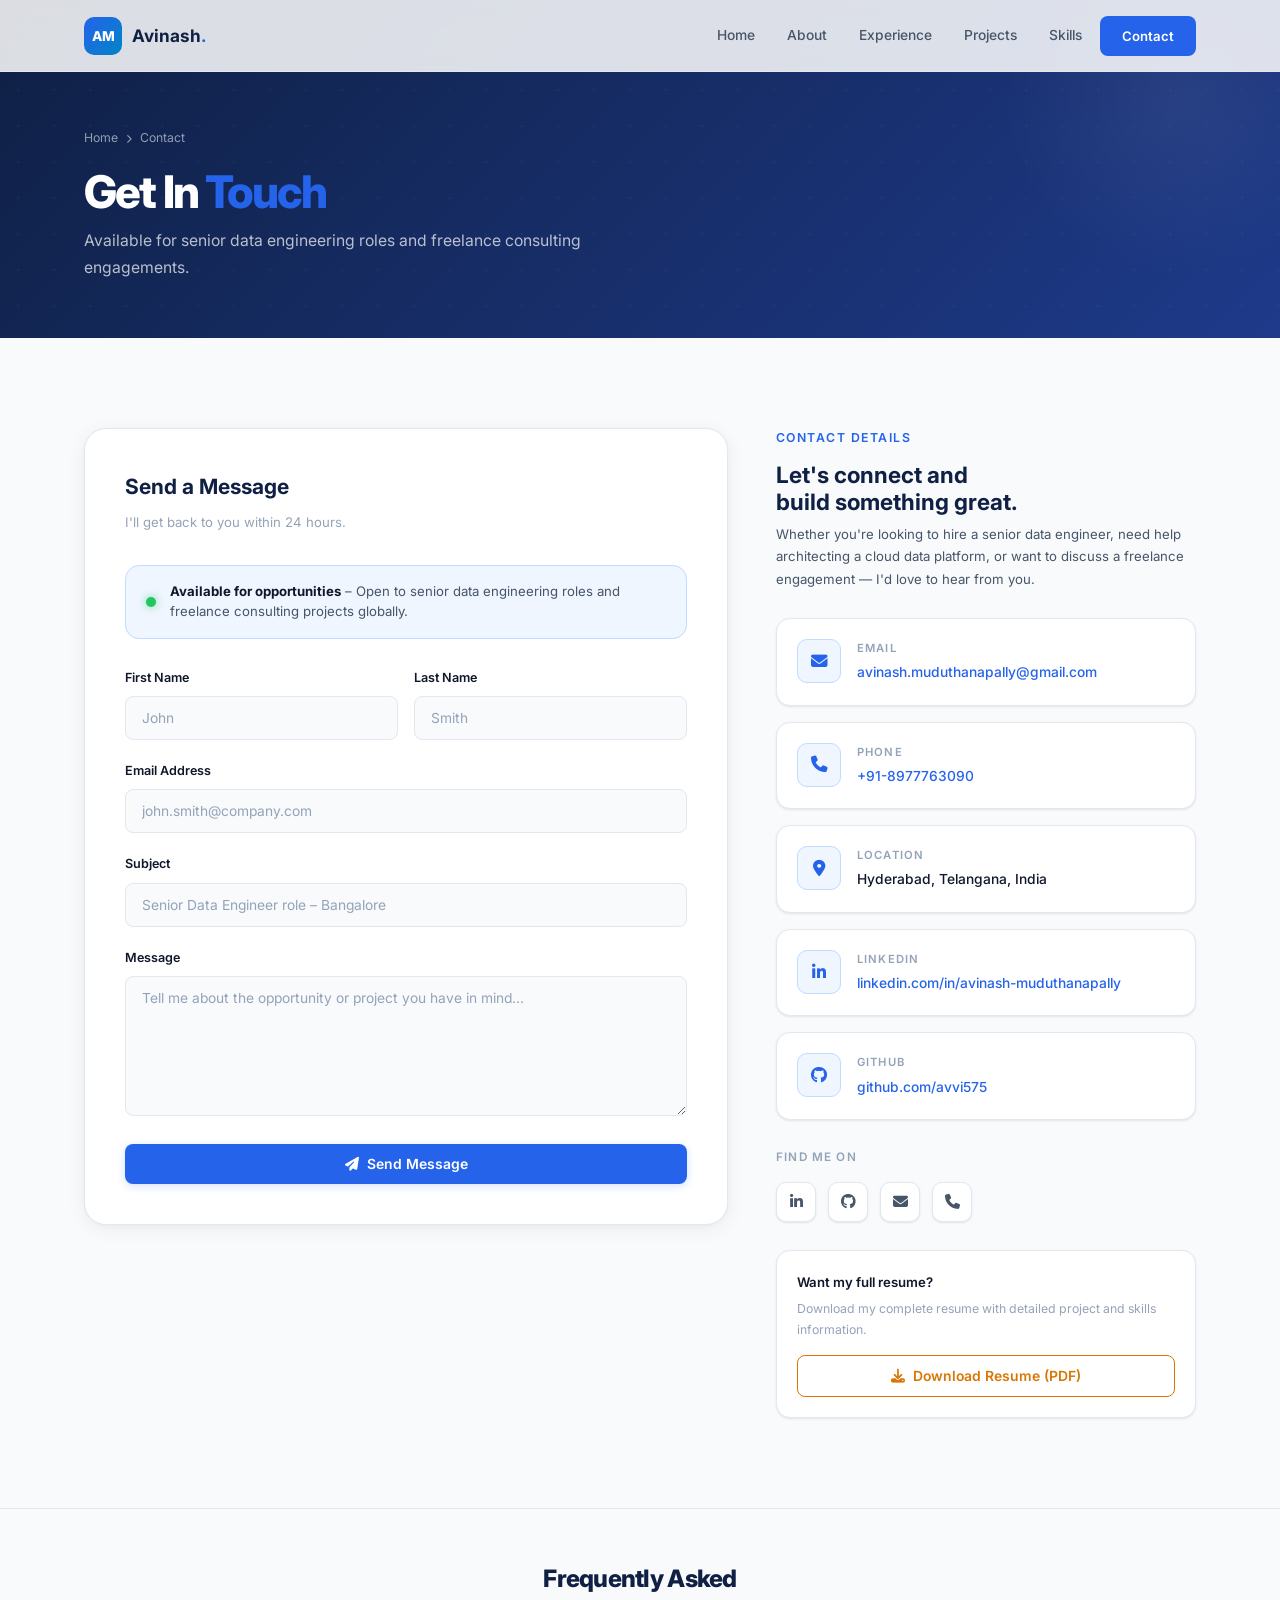
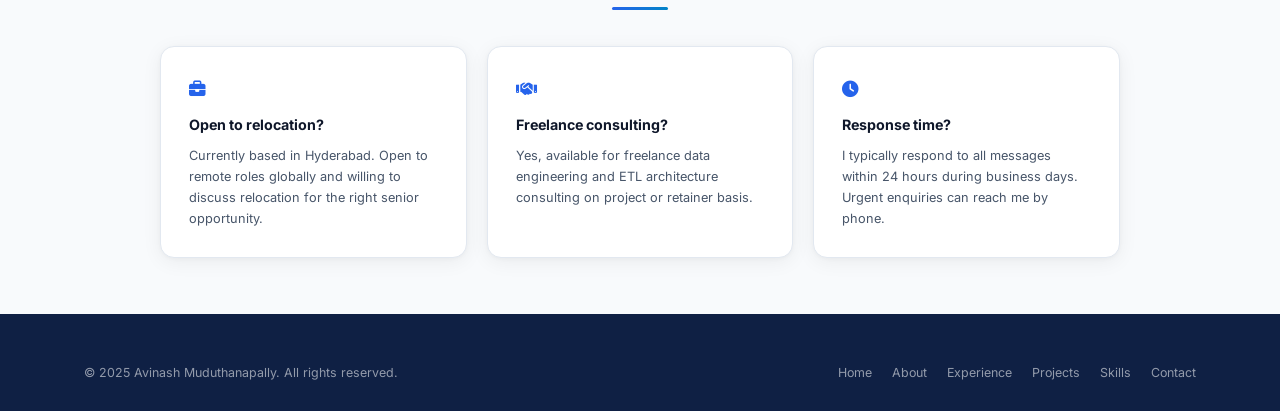
<file: contact.html>
<!DOCTYPE html>
<html lang="en">
<head>
  <meta charset="UTF-8" />
  <meta name="viewport" content="width=device-width, initial-scale=1.0" />
  <title>Contact – Avinash Muduthanapally</title>
  <meta name="description" content="Get in touch with Avinash Muduthanapally – Senior Data Engineer available for senior roles and freelance consulting." />
  <meta property="og:type"        content="website" />
  <meta property="og:url"         content="https://avvi575.github.io/contact.html" />
  <meta property="og:title"       content="Contact – Avinash Muduthanapally | Senior Data Engineer" />
  <meta property="og:description" content="Available for senior Data Engineering roles and freelance consulting. Reach out via email or LinkedIn." />
  <meta property="og:image"       content="https://avvi575.github.io/assets/images/profile.jpg" />
  <meta name="twitter:card"       content="summary_large_image" />

  <link rel="preconnect" href="https://fonts.googleapis.com" />
  <link rel="preconnect" href="https://fonts.gstatic.com" crossorigin />
  <link href="https://fonts.googleapis.com/css2?family=Inter:wght@300;400;500;600;700;800&display=swap" rel="stylesheet" />
  <link rel="stylesheet" href="https://cdnjs.cloudflare.com/ajax/libs/font-awesome/6.5.0/css/all.min.css" />
  <link rel="stylesheet" href="assets/css/style.css" />

  <style>
    .contact-grid {
      display: grid;
      grid-template-columns: 1fr 420px;
      gap: 48px;
      align-items: start;
    }

    .contact-form-card {
      background: #fff;
      border: 1px solid var(--border);
      border-radius: var(--radius-lg);
      padding: 40px;
      box-shadow: var(--shadow-card);
    }

    .contact-form-title {
      font-size: 1.4rem;
      font-weight: 700;
      margin-bottom: 6px;
      color: var(--navy);
    }

    .contact-form-subtitle {
      font-size: 0.88rem;
      color: var(--text-muted);
      margin-bottom: 32px;
    }

    .form-row {
      display: grid;
      grid-template-columns: 1fr 1fr;
      gap: 16px;
    }

    .availability-banner {
      background: #eff6ff;
      border: 1px solid #bfdbfe;
      border-radius: var(--radius-md);
      padding: 16px 20px;
      display: flex;
      align-items: center;
      gap: 14px;
      margin-bottom: 28px;
    }
    .availability-dot {
      width: 10px; height: 10px;
      border-radius: 50%;
      background: #22c55e;
      flex-shrink: 0;
      box-shadow: 0 0 8px rgba(34,197,94,0.6);
      animation: pulse-dot 2s ease-in-out infinite;
    }
    @keyframes pulse-dot {
      0%, 100% { box-shadow: 0 0 8px rgba(34,197,94,0.6); }
      50%       { box-shadow: 0 0 18px rgba(34,197,94,0.9); }
    }
    .availability-text {
      font-size: 0.88rem;
      color: var(--text-secondary);
      line-height: 1.5;
    }
    .availability-text strong { color: var(--text-primary); }

    @media (max-width: 900px) {
      .contact-grid { grid-template-columns: 1fr; }
      .form-row { grid-template-columns: 1fr; }
      .contact-form-card { padding: 28px 20px; }
    }
  </style>
</head>
<body>

  <!-- ── Navbar ─────────────────────────────────────────────── -->
  <nav class="navbar" id="navbar">
    <div class="container">
      <div class="nav-inner">
        <a href="index.html" class="nav-logo">
          <div class="nav-logo-badge">AM</div>
          <span class="nav-logo-text">Avinash<span>.</span></span>
        </a>
        <div class="nav-links">
          <a href="index.html"      class="nav-link" data-page="index.html">Home</a>
          <a href="about.html"      class="nav-link" data-page="about.html">About</a>
          <a href="experience.html" class="nav-link" data-page="experience.html">Experience</a>
          <a href="projects.html"   class="nav-link" data-page="projects.html">Projects</a>
          <a href="skills.html"     class="nav-link" data-page="skills.html">Skills</a>
          <a href="contact.html"    class="nav-link nav-cta" data-page="contact.html">Contact</a>
        </div>
        <button class="hamburger" id="hamburger" aria-label="Toggle menu">
          <span></span><span></span><span></span>
        </button>
      </div>
    </div>
  </nav>
  <div class="mobile-menu" id="mobileMenu">
    <a href="index.html"      class="nav-link" data-page="index.html">Home</a>
    <a href="about.html"      class="nav-link" data-page="about.html">About</a>
    <a href="experience.html" class="nav-link" data-page="experience.html">Experience</a>
    <a href="projects.html"   class="nav-link" data-page="projects.html">Projects</a>
    <a href="skills.html"     class="nav-link" data-page="skills.html">Skills</a>
    <a href="contact.html"    class="nav-link nav-cta">Contact</a>
  </div>

  <!-- ── Page Hero ──────────────────────────────────────────── -->
  <section class="page-hero">
    <div class="container page-hero-inner">
      <div class="breadcrumb">
        <a href="index.html">Home</a>
        <i class="fa-solid fa-chevron-right"></i>
        <span>Contact</span>
      </div>
      <h1 class="page-hero-title">Get In <span class="accent-blue">Touch</span></h1>
      <p class="page-hero-subtitle">Available for senior data engineering roles and freelance consulting engagements.</p>
    </div>
  </section>

  <!-- ── Contact Section ────────────────────────────────────── -->
  <section class="section" style="background: var(--bg-secondary);">
    <div class="container">
      <div class="contact-grid">

        <!-- Left: Form -->
        <div class="slide-left">
          <div class="contact-form-card">
            <h2 class="contact-form-title">Send a Message</h2>
            <p class="contact-form-subtitle">I'll get back to you within 24 hours.</p>

            <div class="availability-banner">
              <div class="availability-dot"></div>
              <div class="availability-text">
                <strong>Available for opportunities</strong> – Open to senior data engineering roles and freelance consulting projects globally.
              </div>
            </div>

            <form id="contactForm" novalidate>
              <div class="form-row">
                <div class="form-group">
                  <label for="firstName">First Name</label>
                  <input type="text" id="firstName" name="firstName" placeholder="John" required />
                </div>
                <div class="form-group">
                  <label for="lastName">Last Name</label>
                  <input type="text" id="lastName" name="lastName" placeholder="Smith" required />
                </div>
              </div>

              <div class="form-group">
                <label for="email">Email Address</label>
                <input type="email" id="email" name="email" placeholder="john.smith@company.com" required />
              </div>

              <div class="form-group">
                <label for="subject">Subject</label>
                <input type="text" id="subject" name="subject" placeholder="Senior Data Engineer role – Bangalore" required />
              </div>

              <div class="form-group">
                <label for="message">Message</label>
                <textarea id="message" name="message" placeholder="Tell me about the opportunity or project you have in mind..." required></textarea>
              </div>

              <button type="submit" class="btn btn-primary" style="width:100%; justify-content:center;">
                <i class="fa-solid fa-paper-plane"></i> Send Message
              </button>
            </form>
          </div>
        </div>

        <!-- Right: Info -->
        <div class="slide-right">
          <p style="font-size:0.82rem; color:var(--accent-blue); font-weight:600; letter-spacing:0.12em; text-transform:uppercase; margin-bottom:12px;">Contact Details</p>
          <h3 style="font-size:1.5rem; font-weight:700; margin-bottom:8px; line-height:1.2; color:var(--navy);">Let's connect and<br/>build something great.</h3>
          <p style="font-size:0.88rem; color:var(--text-secondary); line-height:1.7; margin-bottom:28px;">
            Whether you're looking to hire a senior data engineer, need help architecting a cloud data platform, or want to discuss a freelance engagement — I'd love to hear from you.
          </p>

          <div class="contact-info-card">
            <div class="contact-icon"><i class="fa-solid fa-envelope"></i></div>
            <div>
              <div class="contact-info-label">Email</div>
              <div class="contact-info-value">
                <a href="mailto:avinash.muduthanapally@gmail.com">avinash.muduthanapally@gmail.com</a>
              </div>
            </div>
          </div>

          <div class="contact-info-card">
            <div class="contact-icon"><i class="fa-solid fa-phone"></i></div>
            <div>
              <div class="contact-info-label">Phone</div>
              <div class="contact-info-value">
                <a href="tel:+918977763090">+91-8977763090</a>
              </div>
            </div>
          </div>

          <div class="contact-info-card">
            <div class="contact-icon"><i class="fa-solid fa-location-dot"></i></div>
            <div>
              <div class="contact-info-label">Location</div>
              <div class="contact-info-value">Hyderabad, Telangana, India</div>
            </div>
          </div>

          <div class="contact-info-card">
            <div class="contact-icon"><i class="fa-brands fa-linkedin-in"></i></div>
            <div>
              <div class="contact-info-label">LinkedIn</div>
              <div class="contact-info-value">
                <a href="https://www.linkedin.com/in/avinash-muduthanapally/" target="_blank">linkedin.com/in/avinash-muduthanapally</a>
              </div>
            </div>
          </div>

          <div class="contact-info-card">
            <div class="contact-icon"><i class="fa-brands fa-github"></i></div>
            <div>
              <div class="contact-info-label">GitHub</div>
              <div class="contact-info-value">
                <a href="https://github.com/avvi575" target="_blank">github.com/avvi575</a>
              </div>
            </div>
          </div>

          <!-- Social row -->
          <div style="margin-top:28px;">
            <p style="font-size:0.78rem; color:var(--text-muted); text-transform:uppercase; letter-spacing:0.1em; font-weight:600; margin-bottom:14px;">Find me on</p>
            <div class="social-links">
              <a href="https://www.linkedin.com/in/avinash-muduthanapally/" target="_blank" class="social-link" title="LinkedIn">
                <i class="fa-brands fa-linkedin-in"></i>
              </a>
              <a href="https://github.com/avvi575" target="_blank" class="social-link" title="GitHub">
                <i class="fa-brands fa-github"></i>
              </a>
              <a href="mailto:avinash.muduthanapally@gmail.com" class="social-link" title="Email">
                <i class="fa-solid fa-envelope"></i>
              </a>
              <a href="tel:+918977763090" class="social-link" title="Phone">
                <i class="fa-solid fa-phone"></i>
              </a>
            </div>
          </div>

          <!-- Resume download -->
          <div style="margin-top:28px; padding:20px; background:#fff; border:1px solid var(--border); border-radius:var(--radius-md); box-shadow:var(--shadow-sm);">
            <div style="font-size:0.88rem; font-weight:600; margin-bottom:6px;">Want my full resume?</div>
            <div style="font-size:0.82rem; color:var(--text-muted); margin-bottom:14px;">Download my complete resume with detailed project and skills information.</div>
            <a href="Avinash_Muduthanapally_Resume (1).pdf" class="btn btn-outline-gold" style="width:100%; justify-content:center;" target="_blank">
              <i class="fa-solid fa-download"></i> Download Resume (PDF)
            </a>
          </div>

        </div>
      </div>
    </div>
  </section>

  <!-- ── FAQ / Notes strip ───────────────────────────────────── -->
  <section style="background: var(--bg-secondary); border-top:1px solid var(--border); padding: 56px 0;">
    <div class="container">
      <div class="section-header animate-on-scroll" style="margin-bottom:36px;">
        <h3 class="section-title" style="font-size:1.6rem;">Frequently Asked</h3>
        <div class="divider"></div>
      </div>
      <div style="display:grid; grid-template-columns: repeat(auto-fill, minmax(280px,1fr)); gap:20px; max-width:960px; margin:0 auto;">

        <div class="card animate-on-scroll delay-1">
          <div style="color:var(--accent-blue); font-size:1.1rem; margin-bottom:10px;"><i class="fa-solid fa-briefcase"></i></div>
          <div style="font-weight:700; margin-bottom:8px; font-size:0.95rem;">Open to relocation?</div>
          <div style="font-size:0.85rem; color:var(--text-secondary); line-height:1.65;">Currently based in Hyderabad. Open to remote roles globally and willing to discuss relocation for the right senior opportunity.</div>
        </div>

        <div class="card animate-on-scroll delay-2">
          <div style="color:var(--accent-blue); font-size:1.1rem; margin-bottom:10px;"><i class="fa-solid fa-handshake"></i></div>
          <div style="font-weight:700; margin-bottom:8px; font-size:0.95rem;">Freelance consulting?</div>
          <div style="font-size:0.85rem; color:var(--text-secondary); line-height:1.65;">Yes, available for freelance data engineering and ETL architecture consulting on project or retainer basis.</div>
        </div>

        <div class="card animate-on-scroll delay-3">
          <div style="color:var(--accent-blue); font-size:1.1rem; margin-bottom:10px;"><i class="fa-solid fa-clock"></i></div>
          <div style="font-weight:700; margin-bottom:8px; font-size:0.95rem;">Response time?</div>
          <div style="font-size:0.85rem; color:var(--text-secondary); line-height:1.65;">I typically respond to all messages within 24 hours during business days. Urgent enquiries can reach me by phone.</div>
        </div>

      </div>
    </div>
  </section>

  <!-- ── Footer ──────────────────────────────────────────────── -->
  <footer class="footer">
    <div class="container">
      <div class="footer-inner">
        <p class="footer-copy">&copy; 2025 Avinash Muduthanapally. All rights reserved.</p>
        <nav class="footer-links">
          <a href="index.html">Home</a>
          <a href="about.html">About</a>
          <a href="experience.html">Experience</a>
          <a href="projects.html">Projects</a>
          <a href="skills.html">Skills</a>
          <a href="contact.html">Contact</a>
        </nav>
      </div>
    </div>
  </footer>

  <script src="assets/js/main.js"></script>
</body>
</html>
</file>
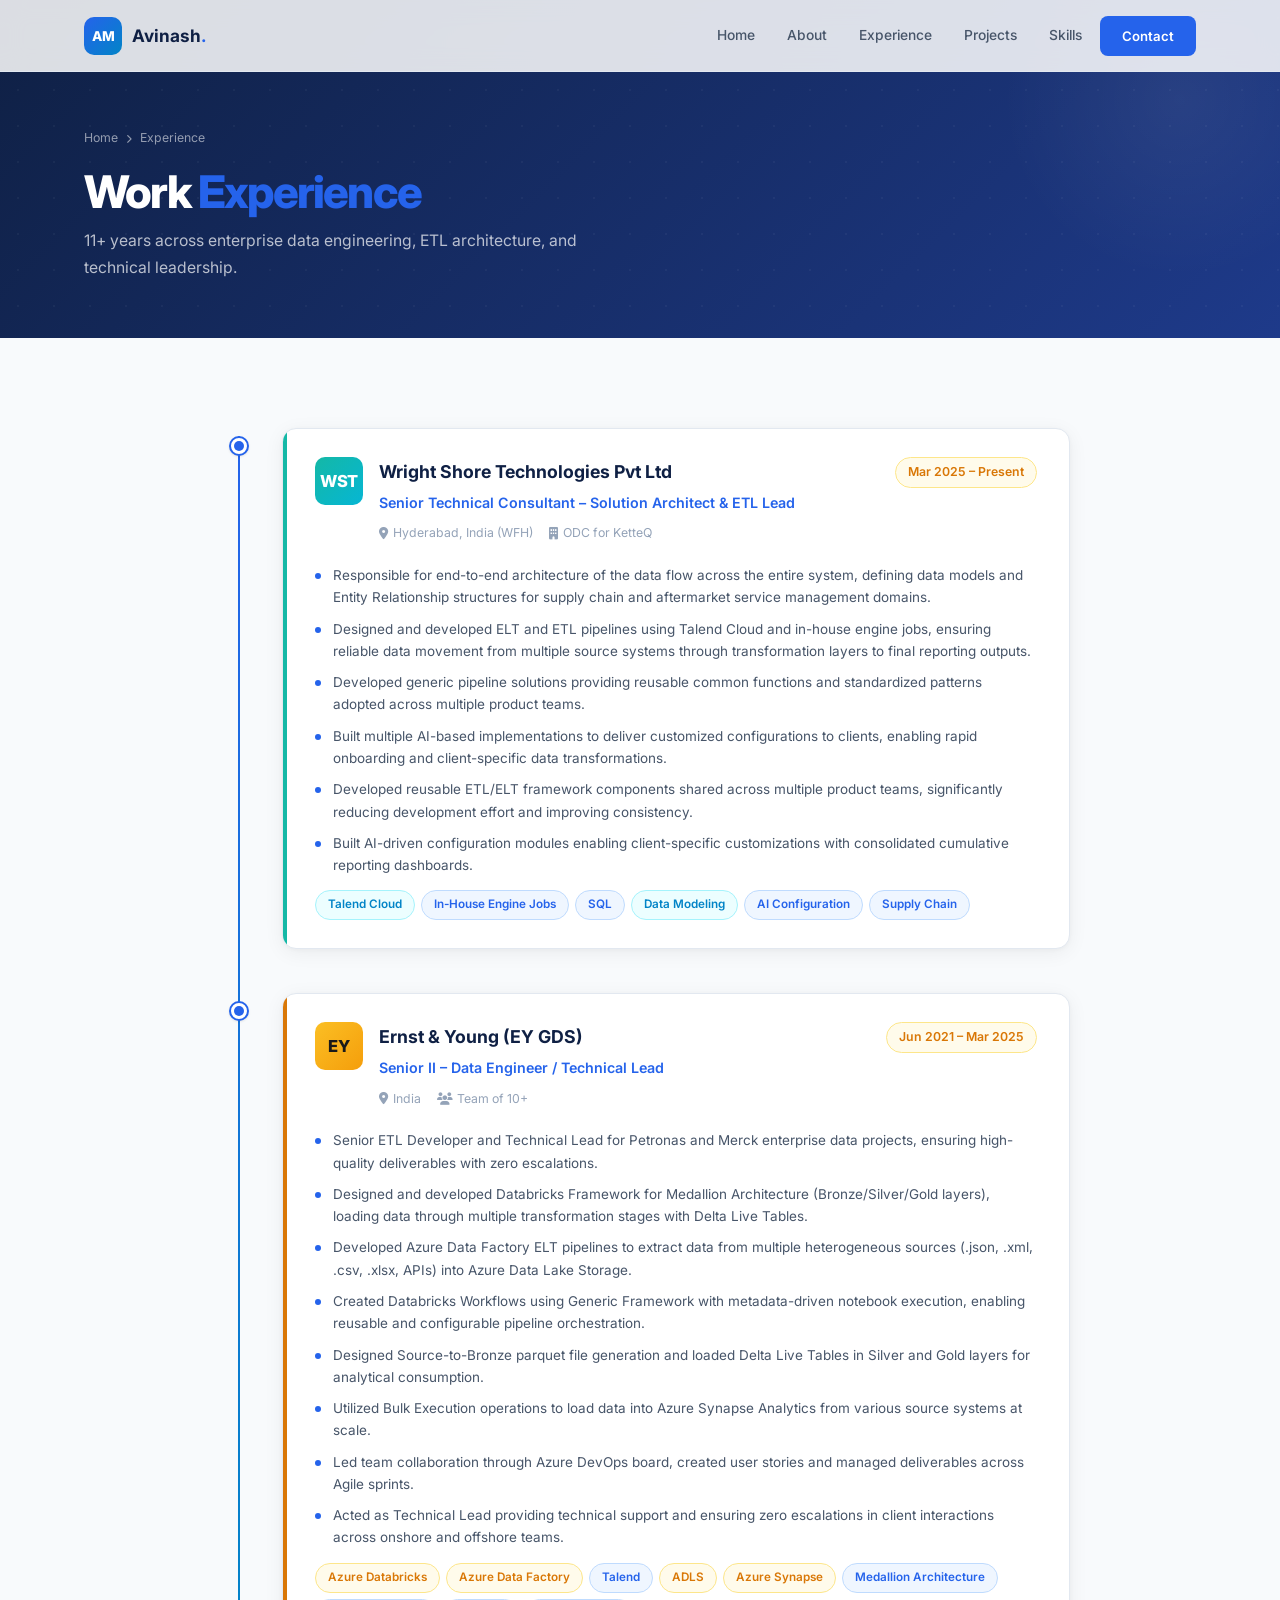
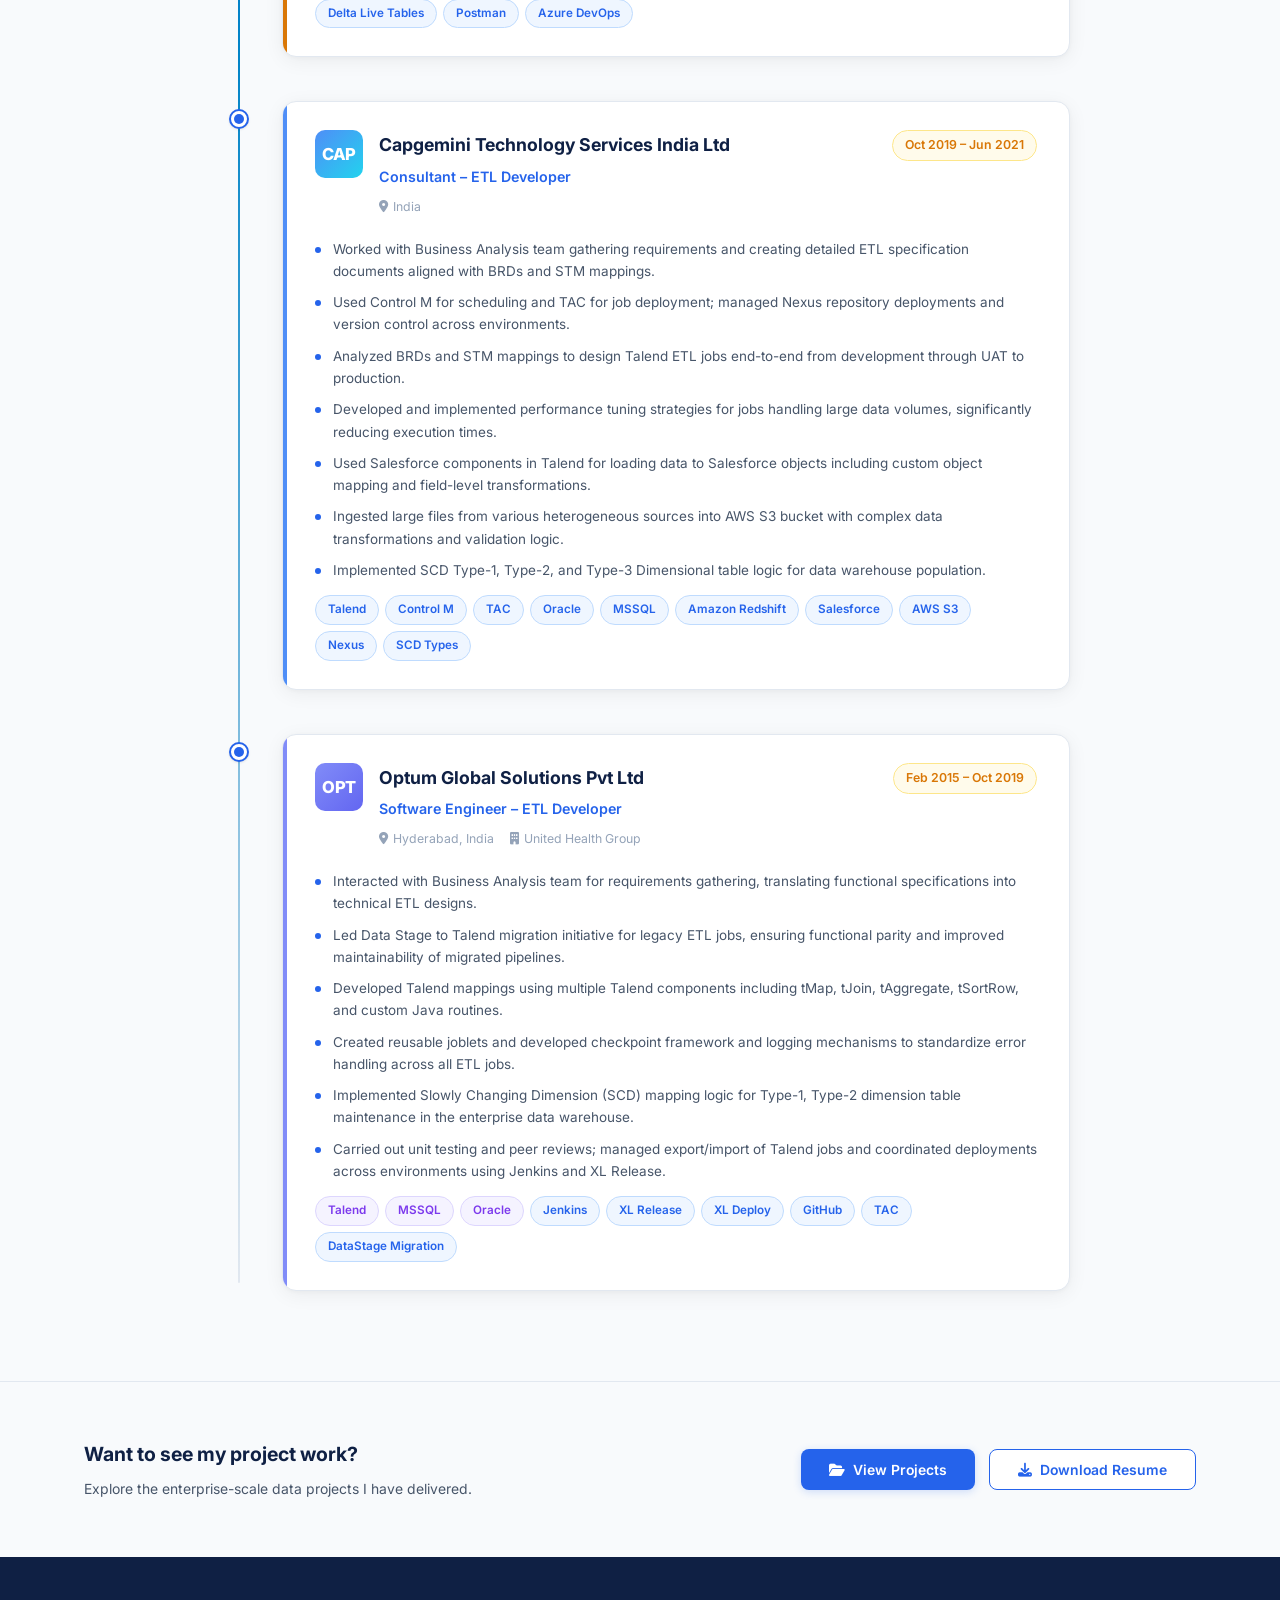
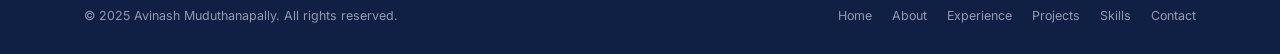
<file: experience.html>
<!DOCTYPE html>
<html lang="en">
<head>
  <meta charset="UTF-8" />
  <meta name="viewport" content="width=device-width, initial-scale=1.0" />
  <title>Experience – Avinash Muduthanapally</title>
  <meta name="description" content="Work experience of Avinash Muduthanapally – Senior Data Engineer with roles at EY, Capgemini, Optum, and Wright Shore Technologies." />
  <meta property="og:type"        content="website" />
  <meta property="og:url"         content="https://avvi575.github.io/experience.html" />
  <meta property="og:title"       content="Experience – Avinash Muduthanapally | Senior Data Engineer" />
  <meta property="og:description" content="11+ years across EY, Capgemini, Optum &amp; Wright Shore Technologies — ETL lead on Petronas, Merck, J&amp;J, and UHG enterprise projects." />
  <meta property="og:image"       content="https://avvi575.github.io/assets/images/profile.jpg" />
  <meta name="twitter:card"       content="summary_large_image" />

  <link rel="preconnect" href="https://fonts.googleapis.com" />
  <link rel="preconnect" href="https://fonts.gstatic.com" crossorigin />
  <link href="https://fonts.googleapis.com/css2?family=Inter:wght@300;400;500;600;700;800&display=swap" rel="stylesheet" />
  <link rel="stylesheet" href="https://cdnjs.cloudflare.com/ajax/libs/font-awesome/6.5.0/css/all.min.css" />
  <link rel="stylesheet" href="assets/css/style.css" />

  <style>
    /* Company color accents */
    .co-wst   { --co: #14b8a6; }
    .co-ey    { --co: #d97706; }
    .co-cap   { --co: #4f8ef7; }
    .co-optum { --co: #818cf8; }

    .company-color-bar {
      width: 4px;
      border-radius: 2px;
      background: var(--co);
      position: absolute;
      left: 0; top: 0; bottom: 0;
    }
    .timeline-card { padding-left: 32px; }

    .company-logo-icon {
      width: 48px; height: 48px;
      border-radius: 10px;
      display: flex; align-items: center; justify-content: center;
      font-size: 1.1rem;
      font-weight: 800;
      color: #fff;
      flex-shrink: 0;
      letter-spacing: -0.02em;
    }
    .logo-wst   { background: linear-gradient(135deg, #14b8a6, #06b6d4); }
    .logo-ey    { background: linear-gradient(135deg, #fbbf24, #f59e0b); color: #1a1a1a; }
    .logo-cap   { background: linear-gradient(135deg, #4f8ef7, #22d3ee); }
    .logo-optum { background: linear-gradient(135deg, #818cf8, #6366f1); }

    .exp-header-row {
      display: flex;
      align-items: flex-start;
      gap: 16px;
      margin-bottom: 20px;
    }
    .exp-header-text { flex: 1; min-width: 0; }

    /* Alternating slide animation */
    .timeline-item:nth-child(odd)  .timeline-card { }
    .timeline-item:nth-child(even) .timeline-card { }
  </style>
</head>
<body>

  <!-- ── Navbar ─────────────────────────────────────────────── -->
  <nav class="navbar" id="navbar">
    <div class="container">
      <div class="nav-inner">
        <a href="index.html" class="nav-logo">
          <div class="nav-logo-badge">AM</div>
          <span class="nav-logo-text">Avinash<span>.</span></span>
        </a>
        <div class="nav-links">
          <a href="index.html"      class="nav-link" data-page="index.html">Home</a>
          <a href="about.html"      class="nav-link" data-page="about.html">About</a>
          <a href="experience.html" class="nav-link" data-page="experience.html">Experience</a>
          <a href="projects.html"   class="nav-link" data-page="projects.html">Projects</a>
          <a href="skills.html"     class="nav-link" data-page="skills.html">Skills</a>
          <a href="contact.html"    class="nav-link nav-cta" data-page="contact.html">Contact</a>
        </div>
        <button class="hamburger" id="hamburger" aria-label="Toggle menu">
          <span></span><span></span><span></span>
        </button>
      </div>
    </div>
  </nav>
  <div class="mobile-menu" id="mobileMenu">
    <a href="index.html"      class="nav-link" data-page="index.html">Home</a>
    <a href="about.html"      class="nav-link" data-page="about.html">About</a>
    <a href="experience.html" class="nav-link" data-page="experience.html">Experience</a>
    <a href="projects.html"   class="nav-link" data-page="projects.html">Projects</a>
    <a href="skills.html"     class="nav-link" data-page="skills.html">Skills</a>
    <a href="contact.html"    class="nav-link nav-cta">Contact</a>
  </div>

  <!-- ── Page Hero ──────────────────────────────────────────── -->
  <section class="page-hero">
    <div class="container page-hero-inner">
      <div class="breadcrumb">
        <a href="index.html">Home</a>
        <i class="fa-solid fa-chevron-right"></i>
        <span>Experience</span>
      </div>
      <h1 class="page-hero-title">Work <span class="accent-blue">Experience</span></h1>
      <p class="page-hero-subtitle">11+ years across enterprise data engineering, ETL architecture, and technical leadership.</p>
    </div>
  </section>

  <!-- ── Timeline ───────────────────────────────────────────── -->
  <section class="section" style="background: var(--bg-secondary);">
    <div class="container">
      <div class="timeline" style="max-width: 860px; margin: 0 auto;">

        <!-- 1. Wright Shore Technologies -->
        <div class="timeline-item slide-left">
          <div class="timeline-dot"></div>
          <div class="timeline-card card co-wst" style="position:relative; overflow:hidden;">
            <div class="company-color-bar"></div>
            <div class="exp-header-row">
              <div class="company-logo-icon logo-wst">WST</div>
              <div class="exp-header-text">
                <div class="timeline-company">
                  <div>
                    <div class="company-name">Wright Shore Technologies Pvt Ltd</div>
                    <div class="company-role">Senior Technical Consultant – Solution Architect &amp; ETL Lead</div>
                    <div class="company-meta">
                      <span><i class="fa-solid fa-location-dot"></i> Hyderabad, India (WFH)</span>
                      <span><i class="fa-solid fa-building"></i> ODC for KetteQ</span>
                    </div>
                  </div>
                  <div class="timeline-period">Mar 2025 – Present</div>
                </div>
              </div>
            </div>

            <ul class="timeline-bullets">
              <li>Responsible for end-to-end architecture of the data flow across the entire system, defining data models and Entity Relationship structures for supply chain and aftermarket service management domains.</li>
              <li>Designed and developed ELT and ETL pipelines using Talend Cloud and in-house engine jobs, ensuring reliable data movement from multiple source systems through transformation layers to final reporting outputs.</li>
              <li>Developed generic pipeline solutions providing reusable common functions and standardized patterns adopted across multiple product teams.</li>
              <li>Built multiple AI-based implementations to deliver customized configurations to clients, enabling rapid onboarding and client-specific data transformations.</li>
              <li>Developed reusable ETL/ELT framework components shared across multiple product teams, significantly reducing development effort and improving consistency.</li>
              <li>Built AI-driven configuration modules enabling client-specific customizations with consolidated cumulative reporting dashboards.</li>
            </ul>

            <div class="tags-row">
              <span class="tag tag-cyan">Talend Cloud</span>
              <span class="tag">In-House Engine Jobs</span>
              <span class="tag">SQL</span>
              <span class="tag tag-cyan">Data Modeling</span>
              <span class="tag">AI Configuration</span>
              <span class="tag">Supply Chain</span>
            </div>
          </div>
        </div>

        <!-- 2. Ernst & Young -->
        <div class="timeline-item slide-right">
          <div class="timeline-dot"></div>
          <div class="timeline-card card co-ey" style="position:relative; overflow:hidden;">
            <div class="company-color-bar"></div>
            <div class="exp-header-row">
              <div class="company-logo-icon logo-ey">EY</div>
              <div class="exp-header-text">
                <div class="timeline-company">
                  <div>
                    <div class="company-name">Ernst &amp; Young (EY GDS)</div>
                    <div class="company-role">Senior II – Data Engineer / Technical Lead</div>
                    <div class="company-meta">
                      <span><i class="fa-solid fa-location-dot"></i> India</span>
                      <span><i class="fa-solid fa-users"></i> Team of 10+</span>
                    </div>
                  </div>
                  <div class="timeline-period">Jun 2021 – Mar 2025</div>
                </div>
              </div>
            </div>

            <ul class="timeline-bullets">
              <li>Senior ETL Developer and Technical Lead for Petronas and Merck enterprise data projects, ensuring high-quality deliverables with zero escalations.</li>
              <li>Designed and developed Databricks Framework for Medallion Architecture (Bronze/Silver/Gold layers), loading data through multiple transformation stages with Delta Live Tables.</li>
              <li>Developed Azure Data Factory ELT pipelines to extract data from multiple heterogeneous sources (.json, .xml, .csv, .xlsx, APIs) into Azure Data Lake Storage.</li>
              <li>Created Databricks Workflows using Generic Framework with metadata-driven notebook execution, enabling reusable and configurable pipeline orchestration.</li>
              <li>Designed Source-to-Bronze parquet file generation and loaded Delta Live Tables in Silver and Gold layers for analytical consumption.</li>
              <li>Utilized Bulk Execution operations to load data into Azure Synapse Analytics from various source systems at scale.</li>
              <li>Led team collaboration through Azure DevOps board, created user stories and managed deliverables across Agile sprints.</li>
              <li>Acted as Technical Lead providing technical support and ensuring zero escalations in client interactions across onshore and offshore teams.</li>
            </ul>

            <div class="tags-row">
              <span class="tag tag-gold">Azure Databricks</span>
              <span class="tag tag-gold">Azure Data Factory</span>
              <span class="tag">Talend</span>
              <span class="tag tag-gold">ADLS</span>
              <span class="tag tag-gold">Azure Synapse</span>
              <span class="tag">Medallion Architecture</span>
              <span class="tag">Delta Live Tables</span>
              <span class="tag">Postman</span>
              <span class="tag">Azure DevOps</span>
            </div>
          </div>
        </div>

        <!-- 3. Capgemini -->
        <div class="timeline-item slide-left">
          <div class="timeline-dot"></div>
          <div class="timeline-card card co-cap" style="position:relative; overflow:hidden;">
            <div class="company-color-bar"></div>
            <div class="exp-header-row">
              <div class="company-logo-icon logo-cap">CAP</div>
              <div class="exp-header-text">
                <div class="timeline-company">
                  <div>
                    <div class="company-name">Capgemini Technology Services India Ltd</div>
                    <div class="company-role">Consultant – ETL Developer</div>
                    <div class="company-meta">
                      <span><i class="fa-solid fa-location-dot"></i> India</span>
                    </div>
                  </div>
                  <div class="timeline-period">Oct 2019 – Jun 2021</div>
                </div>
              </div>
            </div>

            <ul class="timeline-bullets">
              <li>Worked with Business Analysis team gathering requirements and creating detailed ETL specification documents aligned with BRDs and STM mappings.</li>
              <li>Used Control M for scheduling and TAC for job deployment; managed Nexus repository deployments and version control across environments.</li>
              <li>Analyzed BRDs and STM mappings to design Talend ETL jobs end-to-end from development through UAT to production.</li>
              <li>Developed and implemented performance tuning strategies for jobs handling large data volumes, significantly reducing execution times.</li>
              <li>Used Salesforce components in Talend for loading data to Salesforce objects including custom object mapping and field-level transformations.</li>
              <li>Ingested large files from various heterogeneous sources into AWS S3 bucket with complex data transformations and validation logic.</li>
              <li>Implemented SCD Type-1, Type-2, and Type-3 Dimensional table logic for data warehouse population.</li>
            </ul>

            <div class="tags-row">
              <span class="tag">Talend</span>
              <span class="tag">Control M</span>
              <span class="tag">TAC</span>
              <span class="tag">Oracle</span>
              <span class="tag">MSSQL</span>
              <span class="tag">Amazon Redshift</span>
              <span class="tag">Salesforce</span>
              <span class="tag">AWS S3</span>
              <span class="tag">Nexus</span>
              <span class="tag">SCD Types</span>
            </div>
          </div>
        </div>

        <!-- 4. Optum -->
        <div class="timeline-item slide-right">
          <div class="timeline-dot"></div>
          <div class="timeline-card card co-optum" style="position:relative; overflow:hidden;">
            <div class="company-color-bar"></div>
            <div class="exp-header-row">
              <div class="company-logo-icon logo-optum">OPT</div>
              <div class="exp-header-text">
                <div class="timeline-company">
                  <div>
                    <div class="company-name">Optum Global Solutions Pvt Ltd</div>
                    <div class="company-role">Software Engineer – ETL Developer</div>
                    <div class="company-meta">
                      <span><i class="fa-solid fa-location-dot"></i> Hyderabad, India</span>
                      <span><i class="fa-solid fa-building"></i> United Health Group</span>
                    </div>
                  </div>
                  <div class="timeline-period">Feb 2015 – Oct 2019</div>
                </div>
              </div>
            </div>

            <ul class="timeline-bullets">
              <li>Interacted with Business Analysis team for requirements gathering, translating functional specifications into technical ETL designs.</li>
              <li>Led Data Stage to Talend migration initiative for legacy ETL jobs, ensuring functional parity and improved maintainability of migrated pipelines.</li>
              <li>Developed Talend mappings using multiple Talend components including tMap, tJoin, tAggregate, tSortRow, and custom Java routines.</li>
              <li>Created reusable joblets and developed checkpoint framework and logging mechanisms to standardize error handling across all ETL jobs.</li>
              <li>Implemented Slowly Changing Dimension (SCD) mapping logic for Type-1, Type-2 dimension table maintenance in the enterprise data warehouse.</li>
              <li>Carried out unit testing and peer reviews; managed export/import of Talend jobs and coordinated deployments across environments using Jenkins and XL Release.</li>
            </ul>

            <div class="tags-row">
              <span class="tag tag-purple">Talend</span>
              <span class="tag tag-purple">MSSQL</span>
              <span class="tag tag-purple">Oracle</span>
              <span class="tag">Jenkins</span>
              <span class="tag">XL Release</span>
              <span class="tag">XL Deploy</span>
              <span class="tag">GitHub</span>
              <span class="tag">TAC</span>
              <span class="tag">DataStage Migration</span>
            </div>
          </div>
        </div>

      </div>
    </div>
  </section>

  <!-- ── CTA ────────────────────────────────────────────────── -->
  <section style="background: var(--bg-secondary); border-top:1px solid var(--border); padding: 56px 0;">
    <div class="container" style="display:flex; align-items:center; justify-content:space-between; flex-wrap:wrap; gap:24px;">
      <div>
        <h3 style="font-size:1.3rem; font-weight:700; margin-bottom:6px; color:var(--navy);">Want to see my project work?</h3>
        <p style="color:var(--text-secondary); font-size:0.93rem;">Explore the enterprise-scale data projects I have delivered.</p>
      </div>
      <div style="display:flex; gap:14px; flex-wrap:wrap;">
        <a href="projects.html" class="btn btn-primary"><i class="fa-solid fa-folder-open"></i> View Projects</a>
        <a href="Avinash_Muduthanapally_Resume (1).pdf" class="btn btn-secondary" target="_blank"><i class="fa-solid fa-download"></i> Download Resume</a>
      </div>
    </div>
  </section>

  <!-- ── Footer ──────────────────────────────────────────────── -->
  <footer class="footer">
    <div class="container">
      <div class="footer-inner">
        <p class="footer-copy">&copy; 2025 Avinash Muduthanapally. All rights reserved.</p>
        <nav class="footer-links">
          <a href="index.html">Home</a>
          <a href="about.html">About</a>
          <a href="experience.html">Experience</a>
          <a href="projects.html">Projects</a>
          <a href="skills.html">Skills</a>
          <a href="contact.html">Contact</a>
        </nav>
      </div>
    </div>
  </footer>

  <script src="assets/js/main.js"></script>
</body>
</html>
</file>
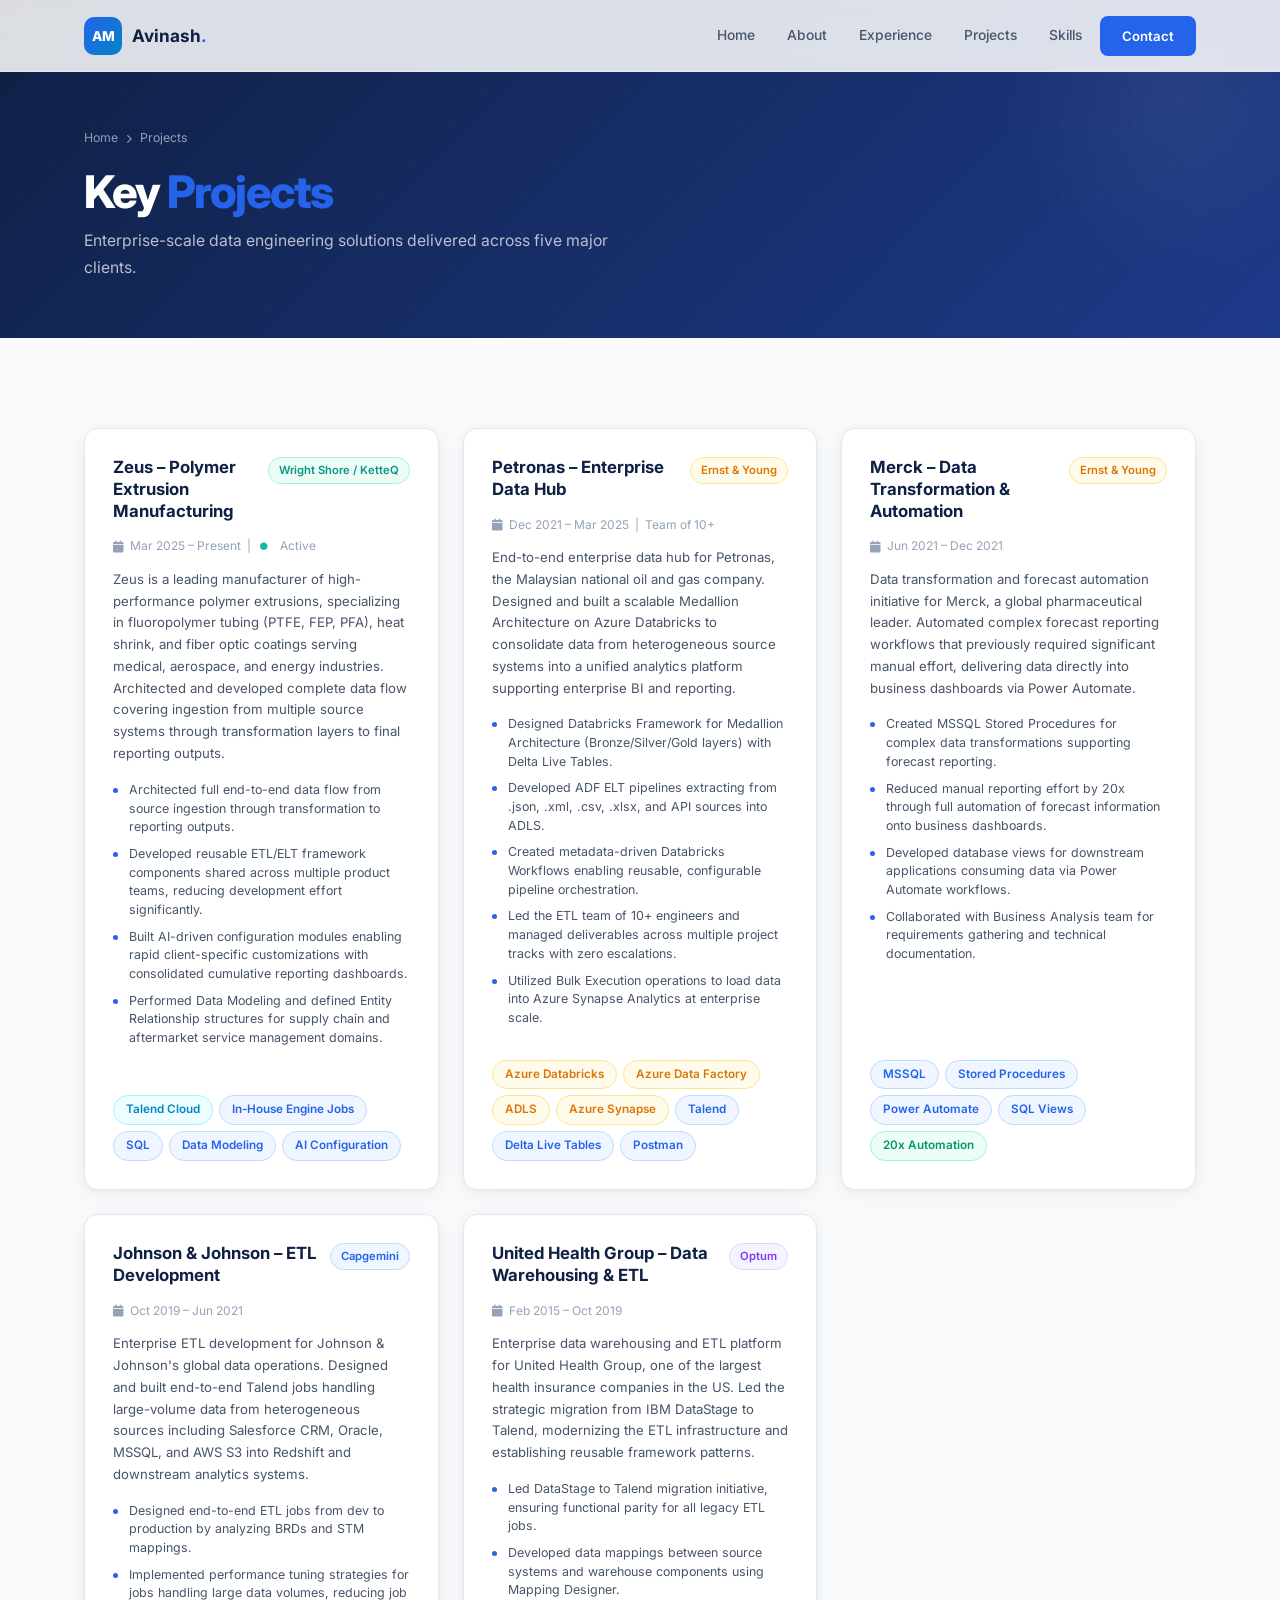
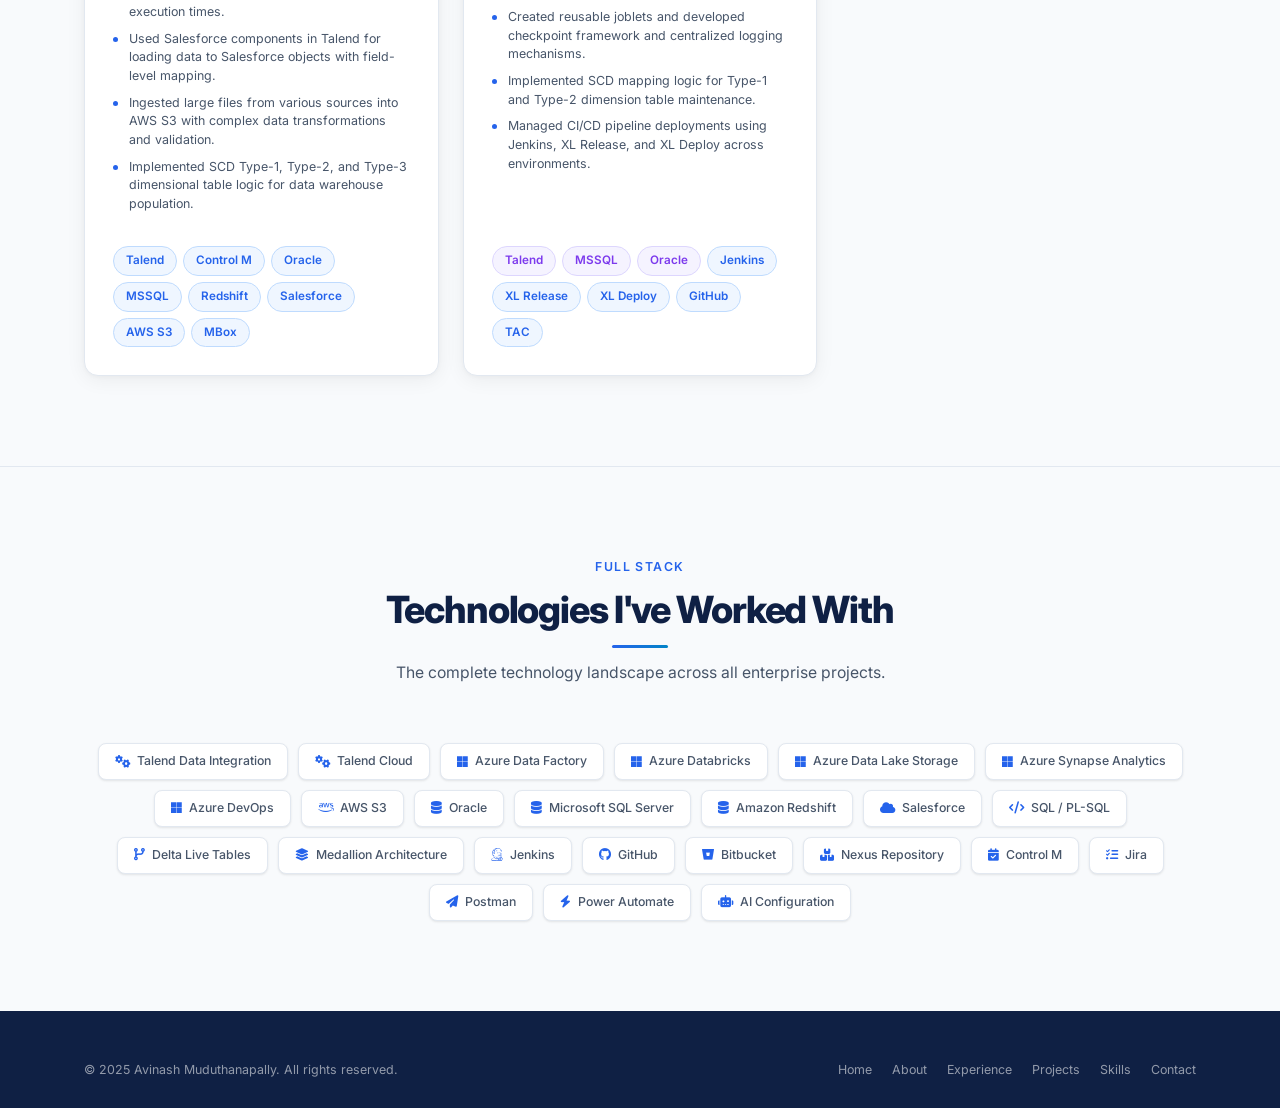
<file: projects.html>
<!DOCTYPE html>
<html lang="en">
<head>
  <meta charset="UTF-8" />
  <meta name="viewport" content="width=device-width, initial-scale=1.0" />
  <title>Projects – Avinash Muduthanapally</title>
  <meta name="description" content="Key projects by Avinash Muduthanapally – enterprise data engineering solutions for Zeus, Petronas, Merck, J&J, and United Health Group." />
  <meta property="og:type"        content="website" />
  <meta property="og:url"         content="https://avvi575.github.io/projects.html" />
  <meta property="og:title"       content="Projects – Avinash Muduthanapally | Senior Data Engineer" />
  <meta property="og:description" content="Enterprise data engineering projects: Zeus, Petronas, Merck, Johnson &amp; Johnson, United Health Group — Talend, Databricks, ADF." />
  <meta property="og:image"       content="https://avvi575.github.io/assets/images/profile.jpg" />
  <meta name="twitter:card"       content="summary_large_image" />

  <link rel="preconnect" href="https://fonts.googleapis.com" />
  <link rel="preconnect" href="https://fonts.gstatic.com" crossorigin />
  <link href="https://fonts.googleapis.com/css2?family=Inter:wght@300;400;500;600;700;800&display=swap" rel="stylesheet" />
  <link rel="stylesheet" href="https://cdnjs.cloudflare.com/ajax/libs/font-awesome/6.5.0/css/all.min.css" />
  <link rel="stylesheet" href="assets/css/style.css" />

  <style>
    .projects-grid {
      display: grid;
      grid-template-columns: repeat(3, 1fr);
      gap: 24px;
    }
    .project-card-full {
      grid-column: span 1;
    }

    /* badge colours per company */
    .badge-wst   { background: #ecfdf5; border-color: #a7f3d0; color: #0d9488; }
    .badge-ey    { background: #fffbeb; border-color: #fde68a; color: #d97706; }
    .badge-cap   { background: #eff6ff; border-color: #bfdbfe; color: #2563eb; }
    .badge-optum { background: #f5f3ff; border-color: #ddd6fe; color: #7c3aed; }

    /* tech logos strip */
    .tech-strip {
      display: flex;
      flex-wrap: wrap;
      gap: 10px;
      justify-content: center;
    }
    .tech-chip {
      display: inline-flex;
      align-items: center;
      gap: 7px;
      padding: 7px 16px;
      background: #fff;
      border: 1px solid var(--border);
      border-radius: var(--radius-sm);
      font-size: 0.82rem;
      font-weight: 500;
      color: var(--text-secondary);
      transition: all var(--transition);
      box-shadow: var(--shadow-sm);
    }
    .tech-chip i { color: var(--accent-blue); }
    .tech-chip:hover {
      border-color: var(--accent-blue);
      color: var(--navy);
      transform: translateY(-2px);
      box-shadow: var(--shadow-hover);
    }

    @media (max-width: 1024px) {
      .projects-grid { grid-template-columns: repeat(2, 1fr); }
    }
    @media (max-width: 640px) {
      .projects-grid { grid-template-columns: 1fr; }
    }
  </style>
</head>
<body>

  <!-- ── Navbar ─────────────────────────────────────────────── -->
  <nav class="navbar" id="navbar">
    <div class="container">
      <div class="nav-inner">
        <a href="index.html" class="nav-logo">
          <div class="nav-logo-badge">AM</div>
          <span class="nav-logo-text">Avinash<span>.</span></span>
        </a>
        <div class="nav-links">
          <a href="index.html"      class="nav-link" data-page="index.html">Home</a>
          <a href="about.html"      class="nav-link" data-page="about.html">About</a>
          <a href="experience.html" class="nav-link" data-page="experience.html">Experience</a>
          <a href="projects.html"   class="nav-link" data-page="projects.html">Projects</a>
          <a href="skills.html"     class="nav-link" data-page="skills.html">Skills</a>
          <a href="contact.html"    class="nav-link nav-cta" data-page="contact.html">Contact</a>
        </div>
        <button class="hamburger" id="hamburger" aria-label="Toggle menu">
          <span></span><span></span><span></span>
        </button>
      </div>
    </div>
  </nav>
  <div class="mobile-menu" id="mobileMenu">
    <a href="index.html"      class="nav-link" data-page="index.html">Home</a>
    <a href="about.html"      class="nav-link" data-page="about.html">About</a>
    <a href="experience.html" class="nav-link" data-page="experience.html">Experience</a>
    <a href="projects.html"   class="nav-link" data-page="projects.html">Projects</a>
    <a href="skills.html"     class="nav-link" data-page="skills.html">Skills</a>
    <a href="contact.html"    class="nav-link nav-cta">Contact</a>
  </div>

  <!-- ── Page Hero ──────────────────────────────────────────── -->
  <section class="page-hero">
    <div class="container page-hero-inner">
      <div class="breadcrumb">
        <a href="index.html">Home</a>
        <i class="fa-solid fa-chevron-right"></i>
        <span>Projects</span>
      </div>
      <h1 class="page-hero-title">Key <span class="accent-blue">Projects</span></h1>
      <p class="page-hero-subtitle">Enterprise-scale data engineering solutions delivered across five major clients.</p>
    </div>
  </section>

  <!-- ── Projects Grid ──────────────────────────────────────── -->
  <section class="section" style="background: var(--bg-secondary);">
    <div class="container">
      <div class="projects-grid">

        <!-- 1. Zeus -->
        <div class="project-card animate-on-scroll delay-1" data-tilt>
          <div class="project-header">
            <div class="project-name">Zeus – Polymer Extrusion Manufacturing</div>
            <span class="project-client-badge tag badge-wst">Wright Shore / KetteQ</span>
          </div>
          <div class="project-period">
            <i class="fa-solid fa-calendar"></i> Mar 2025 – Present &nbsp;|&nbsp; <i class="fa-solid fa-circle" style="color:#14b8a6; font-size:0.5rem;"></i>&nbsp; Active
          </div>
          <p class="project-desc">
            Zeus is a leading manufacturer of high-performance polymer extrusions, specializing in fluoropolymer tubing (PTFE, FEP, PFA), heat shrink, and fiber optic coatings serving medical, aerospace, and energy industries. Architected and developed complete data flow covering ingestion from multiple source systems through transformation layers to final reporting outputs.
          </p>
          <ul class="project-achievements">
            <li>Architected full end-to-end data flow from source ingestion through transformation to reporting outputs.</li>
            <li>Developed reusable ETL/ELT framework components shared across multiple product teams, reducing development effort significantly.</li>
            <li>Built AI-driven configuration modules enabling rapid client-specific customizations with consolidated cumulative reporting dashboards.</li>
            <li>Performed Data Modeling and defined Entity Relationship structures for supply chain and aftermarket service management domains.</li>
          </ul>
          <div class="tags-row">
            <span class="tag tag-cyan">Talend Cloud</span>
            <span class="tag">In-House Engine Jobs</span>
            <span class="tag">SQL</span>
            <span class="tag">Data Modeling</span>
            <span class="tag">AI Configuration</span>
          </div>
        </div>

        <!-- 2. Petronas -->
        <div class="project-card animate-on-scroll delay-2" data-tilt>
          <div class="project-header">
            <div class="project-name">Petronas – Enterprise Data Hub</div>
            <span class="project-client-badge tag badge-ey">Ernst &amp; Young</span>
          </div>
          <div class="project-period">
            <i class="fa-solid fa-calendar"></i> Dec 2021 – Mar 2025 &nbsp;|&nbsp; Team of 10+
          </div>
          <p class="project-desc">
            End-to-end enterprise data hub for Petronas, the Malaysian national oil and gas company. Designed and built a scalable Medallion Architecture on Azure Databricks to consolidate data from heterogeneous source systems into a unified analytics platform supporting enterprise BI and reporting.
          </p>
          <ul class="project-achievements">
            <li>Designed Databricks Framework for Medallion Architecture (Bronze/Silver/Gold layers) with Delta Live Tables.</li>
            <li>Developed ADF ELT pipelines extracting from .json, .xml, .csv, .xlsx, and API sources into ADLS.</li>
            <li>Created metadata-driven Databricks Workflows enabling reusable, configurable pipeline orchestration.</li>
            <li>Led the ETL team of 10+ engineers and managed deliverables across multiple project tracks with zero escalations.</li>
            <li>Utilized Bulk Execution operations to load data into Azure Synapse Analytics at enterprise scale.</li>
          </ul>
          <div class="tags-row">
            <span class="tag tag-gold">Azure Databricks</span>
            <span class="tag tag-gold">Azure Data Factory</span>
            <span class="tag tag-gold">ADLS</span>
            <span class="tag tag-gold">Azure Synapse</span>
            <span class="tag">Talend</span>
            <span class="tag">Delta Live Tables</span>
            <span class="tag">Postman</span>
          </div>
        </div>

        <!-- 3. Merck -->
        <div class="project-card animate-on-scroll delay-3" data-tilt>
          <div class="project-header">
            <div class="project-name">Merck – Data Transformation &amp; Automation</div>
            <span class="project-client-badge tag badge-ey">Ernst &amp; Young</span>
          </div>
          <div class="project-period">
            <i class="fa-solid fa-calendar"></i> Jun 2021 – Dec 2021
          </div>
          <p class="project-desc">
            Data transformation and forecast automation initiative for Merck, a global pharmaceutical leader. Automated complex forecast reporting workflows that previously required significant manual effort, delivering data directly into business dashboards via Power Automate.
          </p>
          <ul class="project-achievements">
            <li>Created MSSQL Stored Procedures for complex data transformations supporting forecast reporting.</li>
            <li>Reduced manual reporting effort by 20x through full automation of forecast information onto business dashboards.</li>
            <li>Developed database views for downstream applications consuming data via Power Automate workflows.</li>
            <li>Collaborated with Business Analysis team for requirements gathering and technical documentation.</li>
          </ul>
          <div class="tags-row">
            <span class="tag">MSSQL</span>
            <span class="tag">Stored Procedures</span>
            <span class="tag">Power Automate</span>
            <span class="tag">SQL Views</span>
            <span class="tag tag-green">20x Automation</span>
          </div>
        </div>

        <!-- 4. Johnson & Johnson -->
        <div class="project-card animate-on-scroll delay-1" data-tilt>
          <div class="project-header">
            <div class="project-name">Johnson &amp; Johnson – ETL Development</div>
            <span class="project-client-badge tag badge-cap">Capgemini</span>
          </div>
          <div class="project-period">
            <i class="fa-solid fa-calendar"></i> Oct 2019 – Jun 2021
          </div>
          <p class="project-desc">
            Enterprise ETL development for Johnson &amp; Johnson's global data operations. Designed and built end-to-end Talend jobs handling large-volume data from heterogeneous sources including Salesforce CRM, Oracle, MSSQL, and AWS S3 into Redshift and downstream analytics systems.
          </p>
          <ul class="project-achievements">
            <li>Designed end-to-end ETL jobs from dev to production by analyzing BRDs and STM mappings.</li>
            <li>Implemented performance tuning strategies for jobs handling large data volumes, reducing job execution times.</li>
            <li>Used Salesforce components in Talend for loading data to Salesforce objects with field-level mapping.</li>
            <li>Ingested large files from various sources into AWS S3 with complex data transformations and validation.</li>
            <li>Implemented SCD Type-1, Type-2, and Type-3 dimensional table logic for data warehouse population.</li>
          </ul>
          <div class="tags-row">
            <span class="tag">Talend</span>
            <span class="tag">Control M</span>
            <span class="tag">Oracle</span>
            <span class="tag">MSSQL</span>
            <span class="tag">Redshift</span>
            <span class="tag">Salesforce</span>
            <span class="tag">AWS S3</span>
            <span class="tag">MBox</span>
          </div>
        </div>

        <!-- 5. United Health Group -->
        <div class="project-card animate-on-scroll delay-2" data-tilt>
          <div class="project-header">
            <div class="project-name">United Health Group – Data Warehousing &amp; ETL</div>
            <span class="project-client-badge tag badge-optum">Optum</span>
          </div>
          <div class="project-period">
            <i class="fa-solid fa-calendar"></i> Feb 2015 – Oct 2019
          </div>
          <p class="project-desc">
            Enterprise data warehousing and ETL platform for United Health Group, one of the largest health insurance companies in the US. Led the strategic migration from IBM DataStage to Talend, modernizing the ETL infrastructure and establishing reusable framework patterns.
          </p>
          <ul class="project-achievements">
            <li>Led DataStage to Talend migration initiative, ensuring functional parity for all legacy ETL jobs.</li>
            <li>Developed data mappings between source systems and warehouse components using Mapping Designer.</li>
            <li>Created reusable joblets and developed checkpoint framework and centralized logging mechanisms.</li>
            <li>Implemented SCD mapping logic for Type-1 and Type-2 dimension table maintenance.</li>
            <li>Managed CI/CD pipeline deployments using Jenkins, XL Release, and XL Deploy across environments.</li>
          </ul>
          <div class="tags-row">
            <span class="tag tag-purple">Talend</span>
            <span class="tag tag-purple">MSSQL</span>
            <span class="tag tag-purple">Oracle</span>
            <span class="tag">Jenkins</span>
            <span class="tag">XL Release</span>
            <span class="tag">XL Deploy</span>
            <span class="tag">GitHub</span>
            <span class="tag">TAC</span>
          </div>
        </div>

      </div>
    </div>
  </section>

  <!-- ── Technologies Section ───────────────────────────────── -->
  <section class="section" style="background: var(--bg-secondary); border-top:1px solid var(--border);">
    <div class="container">
      <div class="section-header animate-on-scroll">
        <p style="font-size:0.82rem; color:var(--accent-blue); font-weight:600; letter-spacing:0.12em; text-transform:uppercase; margin-bottom:10px;">Full Stack</p>
        <h2 class="section-title">Technologies I've Worked With</h2>
        <div class="divider"></div>
        <p class="section-subtitle">The complete technology landscape across all enterprise projects.</p>
      </div>

      <div class="tech-strip animate-on-scroll">
        <div class="tech-chip"><i class="fa-solid fa-gears"></i> Talend Data Integration</div>
        <div class="tech-chip"><i class="fa-solid fa-gears"></i> Talend Cloud</div>
        <div class="tech-chip"><i class="fa-brands fa-microsoft"></i> Azure Data Factory</div>
        <div class="tech-chip"><i class="fa-brands fa-microsoft"></i> Azure Databricks</div>
        <div class="tech-chip"><i class="fa-brands fa-microsoft"></i> Azure Data Lake Storage</div>
        <div class="tech-chip"><i class="fa-brands fa-microsoft"></i> Azure Synapse Analytics</div>
        <div class="tech-chip"><i class="fa-brands fa-microsoft"></i> Azure DevOps</div>
        <div class="tech-chip"><i class="fa-brands fa-aws"></i> AWS S3</div>
        <div class="tech-chip"><i class="fa-solid fa-database"></i> Oracle</div>
        <div class="tech-chip"><i class="fa-solid fa-database"></i> Microsoft SQL Server</div>
        <div class="tech-chip"><i class="fa-solid fa-database"></i> Amazon Redshift</div>
        <div class="tech-chip"><i class="fa-solid fa-cloud"></i> Salesforce</div>
        <div class="tech-chip"><i class="fa-solid fa-code"></i> SQL / PL-SQL</div>
        <div class="tech-chip"><i class="fa-solid fa-code-branch"></i> Delta Live Tables</div>
        <div class="tech-chip"><i class="fa-solid fa-layer-group"></i> Medallion Architecture</div>
        <div class="tech-chip"><i class="fa-brands fa-jenkins"></i> Jenkins</div>
        <div class="tech-chip"><i class="fa-brands fa-github"></i> GitHub</div>
        <div class="tech-chip"><i class="fa-brands fa-bitbucket"></i> Bitbucket</div>
        <div class="tech-chip"><i class="fa-solid fa-boxes-stacked"></i> Nexus Repository</div>
        <div class="tech-chip"><i class="fa-solid fa-calendar-check"></i> Control M</div>
        <div class="tech-chip"><i class="fa-solid fa-list-check"></i> Jira</div>
        <div class="tech-chip"><i class="fa-solid fa-paper-plane"></i> Postman</div>
        <div class="tech-chip"><i class="fa-solid fa-bolt"></i> Power Automate</div>
        <div class="tech-chip"><i class="fa-solid fa-robot"></i> AI Configuration</div>
      </div>
    </div>
  </section>

  <!-- ── Footer ──────────────────────────────────────────────── -->
  <footer class="footer">
    <div class="container">
      <div class="footer-inner">
        <p class="footer-copy">&copy; 2025 Avinash Muduthanapally. All rights reserved.</p>
        <nav class="footer-links">
          <a href="index.html">Home</a>
          <a href="about.html">About</a>
          <a href="experience.html">Experience</a>
          <a href="projects.html">Projects</a>
          <a href="skills.html">Skills</a>
          <a href="contact.html">Contact</a>
        </nav>
      </div>
    </div>
  </footer>

  <script src="assets/js/main.js"></script>
</body>
</html>
</file>
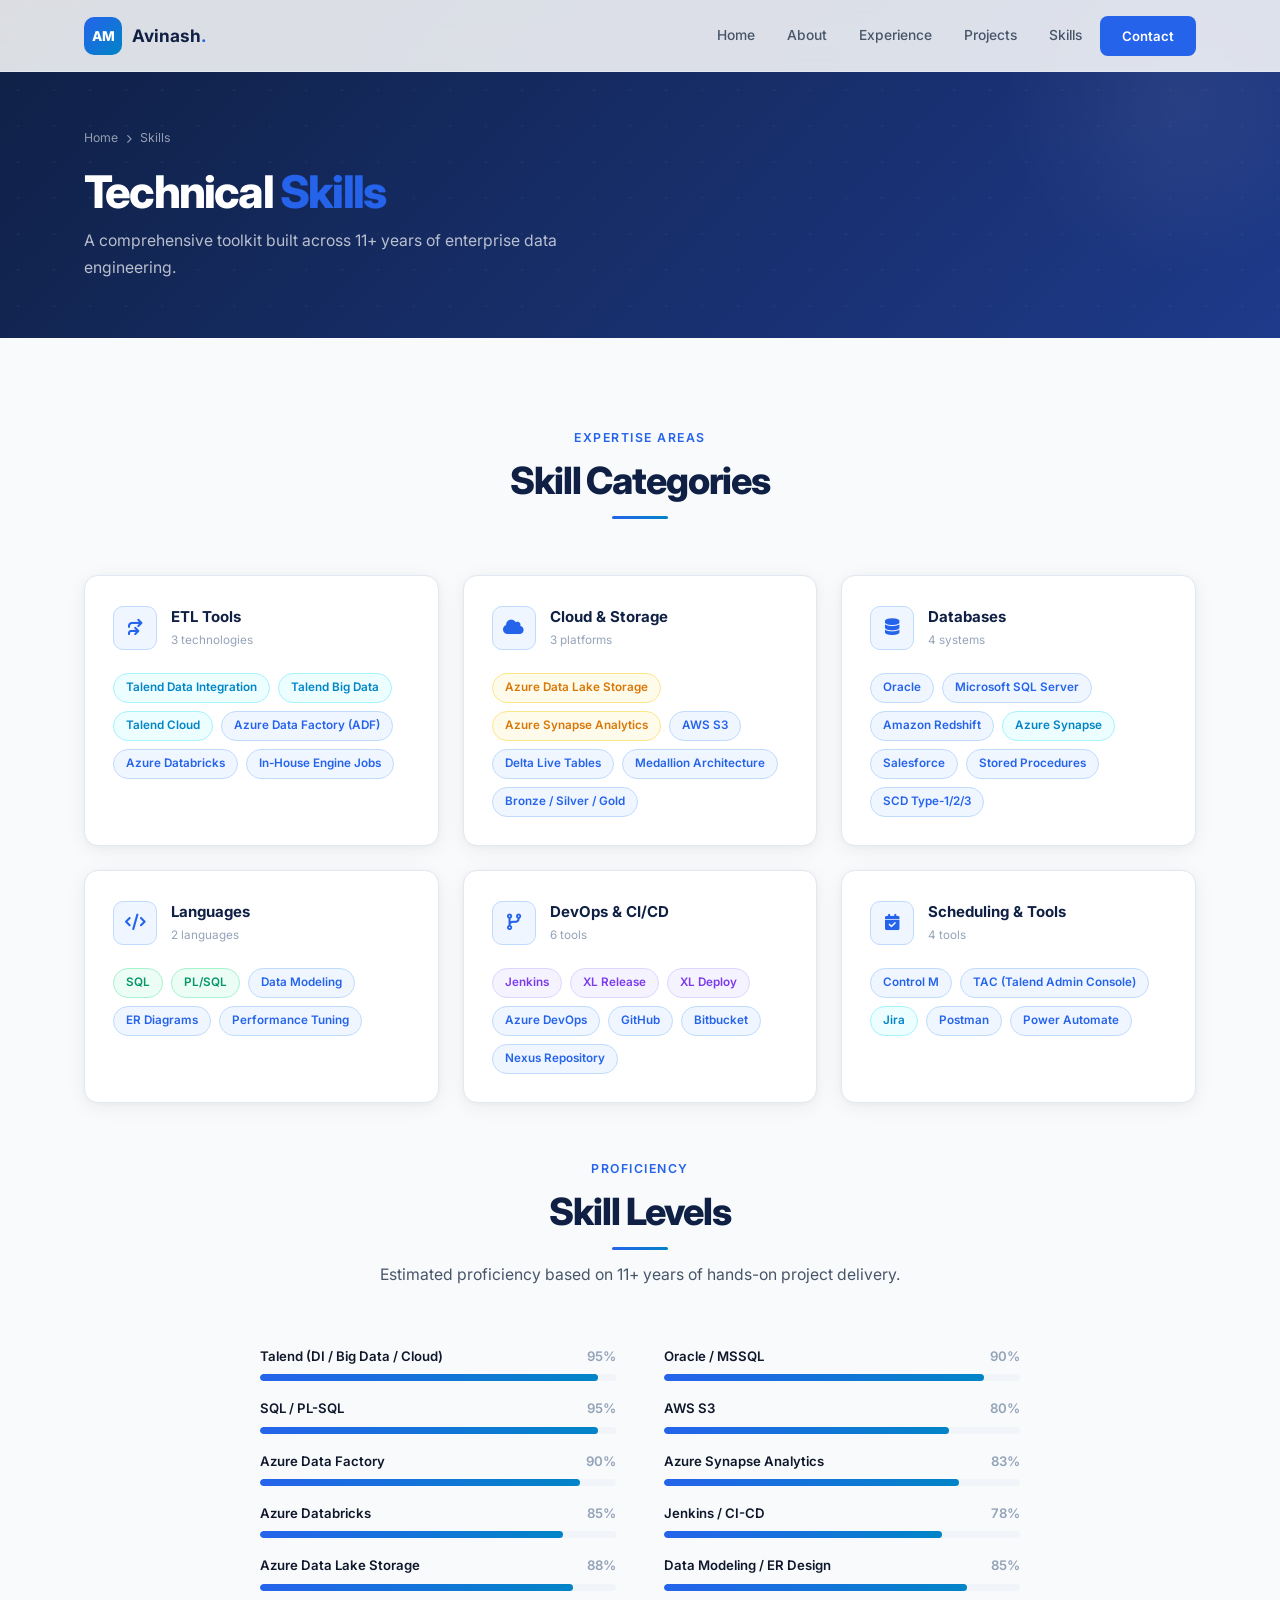
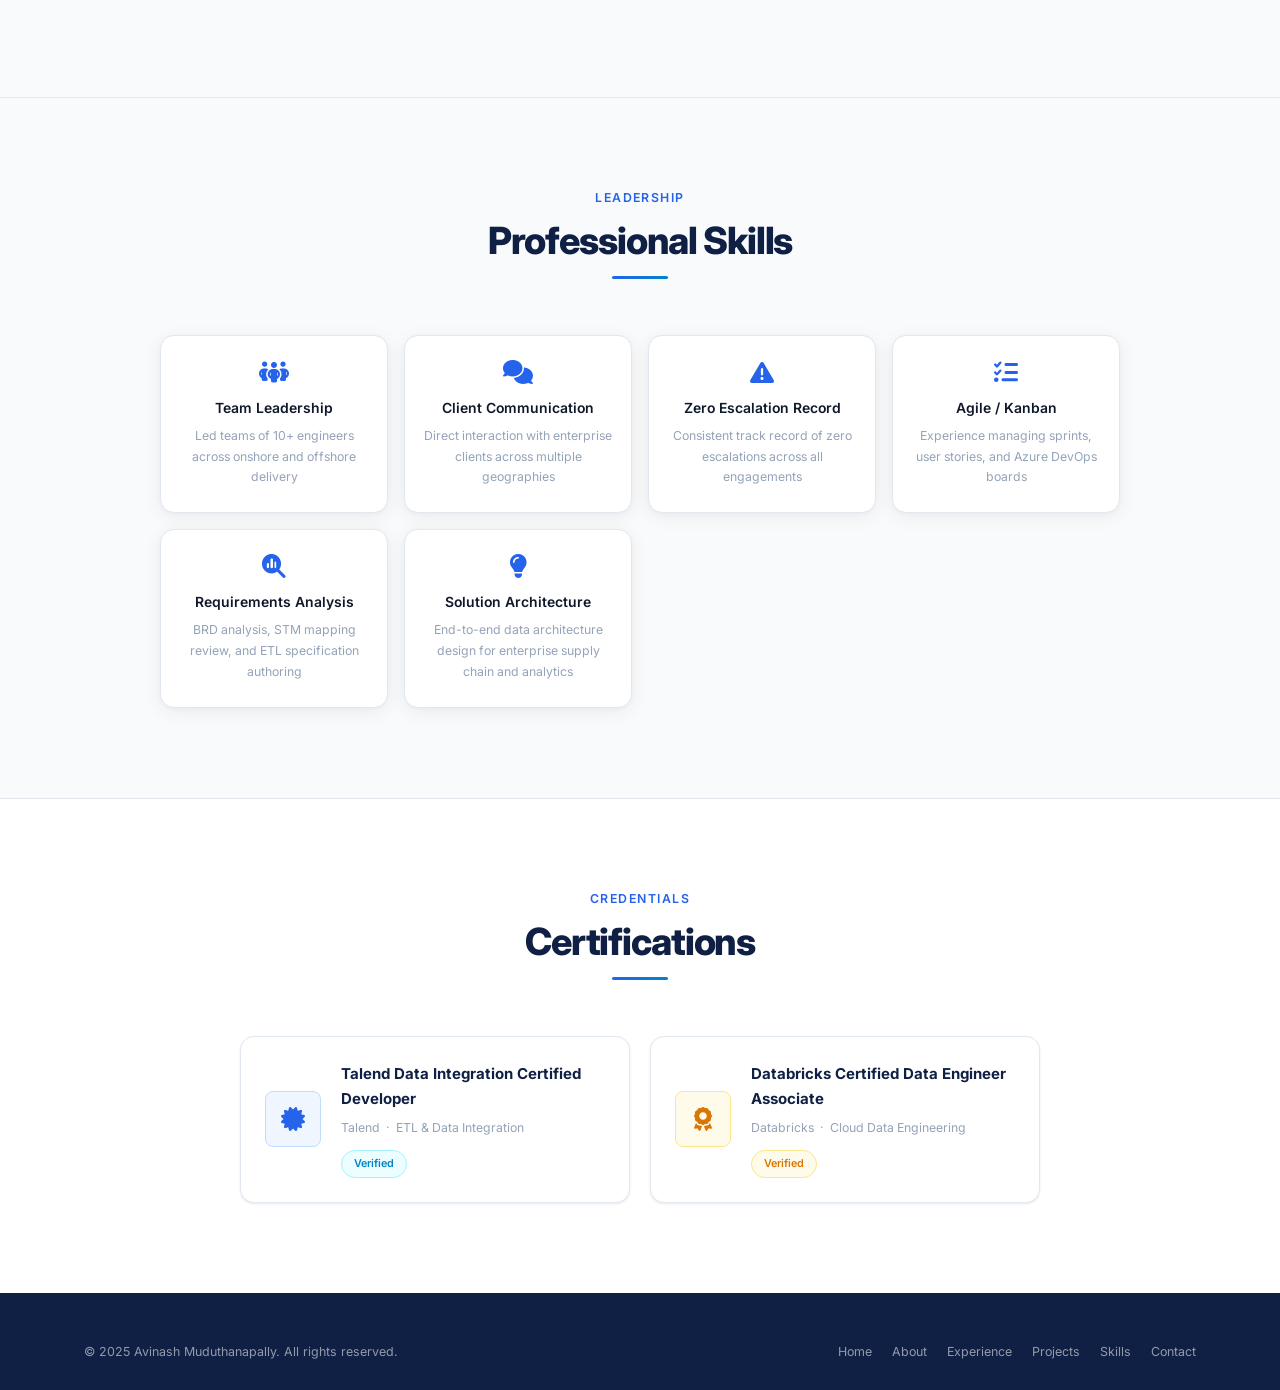
<file: skills.html>
<!DOCTYPE html>
<html lang="en">
<head>
  <meta charset="UTF-8" />
  <meta name="viewport" content="width=device-width, initial-scale=1.0" />
  <title>Skills – Avinash Muduthanapally</title>
  <meta name="description" content="Technical skills of Avinash Muduthanapally – Talend, Azure Databricks, ADF, SQL, DevOps, and more." />
  <meta property="og:type"        content="website" />
  <meta property="og:url"         content="https://avvi575.github.io/skills.html" />
  <meta property="og:title"       content="Skills – Avinash Muduthanapally | Senior Data Engineer" />
  <meta property="og:description" content="Talend, Azure Databricks, ADF, ADLS, Oracle, MSSQL, Redshift, SQL, Jenkins, Azure DevOps — certified Talend &amp; Databricks engineer." />
  <meta property="og:image"       content="https://avvi575.github.io/assets/images/profile.jpg" />
  <meta name="twitter:card"       content="summary_large_image" />

  <link rel="preconnect" href="https://fonts.googleapis.com" />
  <link rel="preconnect" href="https://fonts.gstatic.com" crossorigin />
  <link href="https://fonts.googleapis.com/css2?family=Inter:wght@300;400;500;600;700;800&display=swap" rel="stylesheet" />
  <link rel="stylesheet" href="https://cdnjs.cloudflare.com/ajax/libs/font-awesome/6.5.0/css/all.min.css" />
  <link rel="stylesheet" href="assets/css/style.css" />

  <style>
    .skills-grid {
      display: grid;
      grid-template-columns: repeat(3, 1fr);
      gap: 24px;
      margin-bottom: 56px;
    }

    .proficiency-section {
      max-width: 760px;
      margin: 0 auto;
    }

    .proficiency-col {
      display: grid;
      grid-template-columns: 1fr 1fr;
      gap: 0 48px;
    }

    @media (max-width: 1024px) {
      .skills-grid { grid-template-columns: repeat(2, 1fr); }
    }
    @media (max-width: 640px) {
      .skills-grid { grid-template-columns: 1fr; }
      .proficiency-col { grid-template-columns: 1fr; gap: 0; }
    }
  </style>
</head>
<body>

  <!-- ── Navbar ─────────────────────────────────────────────── -->
  <nav class="navbar" id="navbar">
    <div class="container">
      <div class="nav-inner">
        <a href="index.html" class="nav-logo">
          <div class="nav-logo-badge">AM</div>
          <span class="nav-logo-text">Avinash<span>.</span></span>
        </a>
        <div class="nav-links">
          <a href="index.html"      class="nav-link" data-page="index.html">Home</a>
          <a href="about.html"      class="nav-link" data-page="about.html">About</a>
          <a href="experience.html" class="nav-link" data-page="experience.html">Experience</a>
          <a href="projects.html"   class="nav-link" data-page="projects.html">Projects</a>
          <a href="skills.html"     class="nav-link" data-page="skills.html">Skills</a>
          <a href="contact.html"    class="nav-link nav-cta" data-page="contact.html">Contact</a>
        </div>
        <button class="hamburger" id="hamburger" aria-label="Toggle menu">
          <span></span><span></span><span></span>
        </button>
      </div>
    </div>
  </nav>
  <div class="mobile-menu" id="mobileMenu">
    <a href="index.html"      class="nav-link" data-page="index.html">Home</a>
    <a href="about.html"      class="nav-link" data-page="about.html">About</a>
    <a href="experience.html" class="nav-link" data-page="experience.html">Experience</a>
    <a href="projects.html"   class="nav-link" data-page="projects.html">Projects</a>
    <a href="skills.html"     class="nav-link" data-page="skills.html">Skills</a>
    <a href="contact.html"    class="nav-link nav-cta">Contact</a>
  </div>

  <!-- ── Page Hero ──────────────────────────────────────────── -->
  <section class="page-hero">
    <div class="container page-hero-inner">
      <div class="breadcrumb">
        <a href="index.html">Home</a>
        <i class="fa-solid fa-chevron-right"></i>
        <span>Skills</span>
      </div>
      <h1 class="page-hero-title">Technical <span class="accent-blue">Skills</span></h1>
      <p class="page-hero-subtitle">A comprehensive toolkit built across 11+ years of enterprise data engineering.</p>
    </div>
  </section>

  <!-- ── Skill Category Cards ───────────────────────────────── -->
  <section class="section" style="background: var(--bg-secondary);">
    <div class="container">

      <div class="section-header animate-on-scroll">
        <p style="font-size:0.82rem; color:var(--accent-blue); font-weight:600; letter-spacing:0.12em; text-transform:uppercase; margin-bottom:10px;">Expertise Areas</p>
        <h2 class="section-title">Skill Categories</h2>
        <div class="divider"></div>
      </div>

      <div class="skills-grid">

        <!-- ETL Tools -->
        <div class="skill-cat-card animate-on-scroll delay-1">
          <div class="skill-cat-header">
            <div class="skill-cat-icon"><i class="fa-solid fa-arrows-turn-right"></i></div>
            <div>
              <div class="skill-cat-name">ETL Tools</div>
              <div class="skill-cat-count">3 technologies</div>
            </div>
          </div>
          <div class="skill-tags">
            <span class="tag tag-cyan">Talend Data Integration</span>
            <span class="tag tag-cyan">Talend Big Data</span>
            <span class="tag tag-cyan">Talend Cloud</span>
            <span class="tag">Azure Data Factory (ADF)</span>
            <span class="tag">Azure Databricks</span>
            <span class="tag">In-House Engine Jobs</span>
          </div>
        </div>

        <!-- Cloud & Storage -->
        <div class="skill-cat-card animate-on-scroll delay-2">
          <div class="skill-cat-header">
            <div class="skill-cat-icon"><i class="fa-solid fa-cloud"></i></div>
            <div>
              <div class="skill-cat-name">Cloud &amp; Storage</div>
              <div class="skill-cat-count">3 platforms</div>
            </div>
          </div>
          <div class="skill-tags">
            <span class="tag tag-gold">Azure Data Lake Storage</span>
            <span class="tag tag-gold">Azure Synapse Analytics</span>
            <span class="tag">AWS S3</span>
            <span class="tag">Delta Live Tables</span>
            <span class="tag">Medallion Architecture</span>
            <span class="tag">Bronze / Silver / Gold</span>
          </div>
        </div>

        <!-- Databases -->
        <div class="skill-cat-card animate-on-scroll delay-3">
          <div class="skill-cat-header">
            <div class="skill-cat-icon"><i class="fa-solid fa-database"></i></div>
            <div>
              <div class="skill-cat-name">Databases</div>
              <div class="skill-cat-count">4 systems</div>
            </div>
          </div>
          <div class="skill-tags">
            <span class="tag">Oracle</span>
            <span class="tag">Microsoft SQL Server</span>
            <span class="tag">Amazon Redshift</span>
            <span class="tag tag-cyan">Azure Synapse</span>
            <span class="tag">Salesforce</span>
            <span class="tag">Stored Procedures</span>
            <span class="tag">SCD Type-1/2/3</span>
          </div>
        </div>

        <!-- Languages -->
        <div class="skill-cat-card animate-on-scroll delay-1">
          <div class="skill-cat-header">
            <div class="skill-cat-icon"><i class="fa-solid fa-code"></i></div>
            <div>
              <div class="skill-cat-name">Languages</div>
              <div class="skill-cat-count">2 languages</div>
            </div>
          </div>
          <div class="skill-tags">
            <span class="tag tag-green">SQL</span>
            <span class="tag tag-green">PL/SQL</span>
            <span class="tag">Data Modeling</span>
            <span class="tag">ER Diagrams</span>
            <span class="tag">Performance Tuning</span>
          </div>
        </div>

        <!-- DevOps & CI/CD -->
        <div class="skill-cat-card animate-on-scroll delay-2">
          <div class="skill-cat-header">
            <div class="skill-cat-icon"><i class="fa-solid fa-code-branch"></i></div>
            <div>
              <div class="skill-cat-name">DevOps &amp; CI/CD</div>
              <div class="skill-cat-count">6 tools</div>
            </div>
          </div>
          <div class="skill-tags">
            <span class="tag tag-purple">Jenkins</span>
            <span class="tag tag-purple">XL Release</span>
            <span class="tag tag-purple">XL Deploy</span>
            <span class="tag">Azure DevOps</span>
            <span class="tag">GitHub</span>
            <span class="tag">Bitbucket</span>
            <span class="tag">Nexus Repository</span>
          </div>
        </div>

        <!-- Scheduling & Tools -->
        <div class="skill-cat-card animate-on-scroll delay-3">
          <div class="skill-cat-header">
            <div class="skill-cat-icon"><i class="fa-solid fa-calendar-check"></i></div>
            <div>
              <div class="skill-cat-name">Scheduling &amp; Tools</div>
              <div class="skill-cat-count">4 tools</div>
            </div>
          </div>
          <div class="skill-tags">
            <span class="tag">Control M</span>
            <span class="tag">TAC (Talend Admin Console)</span>
            <span class="tag tag-cyan">Jira</span>
            <span class="tag">Postman</span>
            <span class="tag">Power Automate</span>
          </div>
        </div>

      </div>

      <!-- ── Proficiency Bars ───────────────────────────────── -->
      <div class="section-header animate-on-scroll" style="margin-top: 16px;">
        <p style="font-size:0.82rem; color:var(--accent-blue); font-weight:600; letter-spacing:0.12em; text-transform:uppercase; margin-bottom:10px;">Proficiency</p>
        <h2 class="section-title">Skill Levels</h2>
        <div class="divider"></div>
        <p class="section-subtitle">Estimated proficiency based on 11+ years of hands-on project delivery.</p>
      </div>

      <div class="proficiency-section">
        <div class="proficiency-col">

          <!-- Left column -->
          <div>
            <div class="skill-bar-wrap animate-on-scroll delay-1">
              <div class="skill-bar-label">
                <span>Talend (DI / Big Data / Cloud)</span>
                <span class="accent-blue">95%</span>
              </div>
              <div class="skill-bar-track">
                <div class="skill-bar-fill" data-width="95"></div>
              </div>
            </div>

            <div class="skill-bar-wrap animate-on-scroll delay-2">
              <div class="skill-bar-label">
                <span>SQL / PL-SQL</span>
                <span class="accent-blue">95%</span>
              </div>
              <div class="skill-bar-track">
                <div class="skill-bar-fill" data-width="95"></div>
              </div>
            </div>

            <div class="skill-bar-wrap animate-on-scroll delay-3">
              <div class="skill-bar-label">
                <span>Azure Data Factory</span>
                <span class="accent-blue">90%</span>
              </div>
              <div class="skill-bar-track">
                <div class="skill-bar-fill" data-width="90"></div>
              </div>
            </div>

            <div class="skill-bar-wrap animate-on-scroll delay-4">
              <div class="skill-bar-label">
                <span>Azure Databricks</span>
                <span class="accent-blue">85%</span>
              </div>
              <div class="skill-bar-track">
                <div class="skill-bar-fill" data-width="85"></div>
              </div>
            </div>

            <div class="skill-bar-wrap animate-on-scroll delay-5">
              <div class="skill-bar-label">
                <span>Azure Data Lake Storage</span>
                <span class="accent-blue">88%</span>
              </div>
              <div class="skill-bar-track">
                <div class="skill-bar-fill" data-width="88"></div>
              </div>
            </div>
          </div>

          <!-- Right column -->
          <div>
            <div class="skill-bar-wrap animate-on-scroll delay-1">
              <div class="skill-bar-label">
                <span>Oracle / MSSQL</span>
                <span class="accent-blue">90%</span>
              </div>
              <div class="skill-bar-track">
                <div class="skill-bar-fill" data-width="90"></div>
              </div>
            </div>

            <div class="skill-bar-wrap animate-on-scroll delay-2">
              <div class="skill-bar-label">
                <span>AWS S3</span>
                <span class="accent-blue">80%</span>
              </div>
              <div class="skill-bar-track">
                <div class="skill-bar-fill" data-width="80"></div>
              </div>
            </div>

            <div class="skill-bar-wrap animate-on-scroll delay-3">
              <div class="skill-bar-label">
                <span>Azure Synapse Analytics</span>
                <span class="accent-blue">83%</span>
              </div>
              <div class="skill-bar-track">
                <div class="skill-bar-fill" data-width="83"></div>
              </div>
            </div>

            <div class="skill-bar-wrap animate-on-scroll delay-4">
              <div class="skill-bar-label">
                <span>Jenkins / CI-CD</span>
                <span class="accent-blue">78%</span>
              </div>
              <div class="skill-bar-track">
                <div class="skill-bar-fill" data-width="78"></div>
              </div>
            </div>

            <div class="skill-bar-wrap animate-on-scroll delay-5">
              <div class="skill-bar-label">
                <span>Data Modeling / ER Design</span>
                <span class="accent-blue">85%</span>
              </div>
              <div class="skill-bar-track">
                <div class="skill-bar-fill" data-width="85"></div>
              </div>
            </div>
          </div>

        </div>
      </div>

    </div>
  </section>

  <!-- ── Soft Skills ─────────────────────────────────────────── -->
  <section class="section" style="background: var(--bg-secondary); border-top:1px solid var(--border);">
    <div class="container">
      <div class="section-header animate-on-scroll">
        <p style="font-size:0.82rem; color:var(--accent-blue); font-weight:600; letter-spacing:0.12em; text-transform:uppercase; margin-bottom:10px;">Leadership</p>
        <h2 class="section-title">Professional Skills</h2>
        <div class="divider"></div>
      </div>

      <div style="display:grid; grid-template-columns: repeat(auto-fill, minmax(220px,1fr)); gap:16px; max-width:960px; margin:0 auto;">
        <div class="card animate-on-scroll delay-1" style="text-align:center; padding:24px 16px;">
          <i class="fa-solid fa-people-group" style="font-size:1.6rem; color:var(--accent-blue); margin-bottom:12px; display:block;"></i>
          <div style="font-weight:600; font-size:0.93rem; margin-bottom:6px;">Team Leadership</div>
          <div style="font-size:0.82rem; color:var(--text-muted);">Led teams of 10+ engineers across onshore and offshore delivery</div>
        </div>
        <div class="card animate-on-scroll delay-2" style="text-align:center; padding:24px 16px;">
          <i class="fa-solid fa-comments" style="font-size:1.6rem; color:var(--accent-blue); margin-bottom:12px; display:block;"></i>
          <div style="font-weight:600; font-size:0.93rem; margin-bottom:6px;">Client Communication</div>
          <div style="font-size:0.82rem; color:var(--text-muted);">Direct interaction with enterprise clients across multiple geographies</div>
        </div>
        <div class="card animate-on-scroll delay-3" style="text-align:center; padding:24px 16px;">
          <i class="fa-solid fa-triangle-exclamation" style="font-size:1.6rem; color:var(--accent-blue); margin-bottom:12px; display:block;"></i>
          <div style="font-weight:600; font-size:0.93rem; margin-bottom:6px;">Zero Escalation Record</div>
          <div style="font-size:0.82rem; color:var(--text-muted);">Consistent track record of zero escalations across all engagements</div>
        </div>
        <div class="card animate-on-scroll delay-4" style="text-align:center; padding:24px 16px;">
          <i class="fa-solid fa-list-check" style="font-size:1.6rem; color:var(--accent-blue); margin-bottom:12px; display:block;"></i>
          <div style="font-weight:600; font-size:0.93rem; margin-bottom:6px;">Agile / Kanban</div>
          <div style="font-size:0.82rem; color:var(--text-muted);">Experience managing sprints, user stories, and Azure DevOps boards</div>
        </div>
        <div class="card animate-on-scroll delay-5" style="text-align:center; padding:24px 16px;">
          <i class="fa-solid fa-magnifying-glass-chart" style="font-size:1.6rem; color:var(--accent-blue); margin-bottom:12px; display:block;"></i>
          <div style="font-weight:600; font-size:0.93rem; margin-bottom:6px;">Requirements Analysis</div>
          <div style="font-size:0.82rem; color:var(--text-muted);">BRD analysis, STM mapping review, and ETL specification authoring</div>
        </div>
        <div class="card animate-on-scroll delay-1" style="text-align:center; padding:24px 16px;">
          <i class="fa-solid fa-lightbulb" style="font-size:1.6rem; color:var(--accent-blue); margin-bottom:12px; display:block;"></i>
          <div style="font-weight:600; font-size:0.93rem; margin-bottom:6px;">Solution Architecture</div>
          <div style="font-size:0.82rem; color:var(--text-muted);">End-to-end data architecture design for enterprise supply chain and analytics</div>
        </div>
      </div>
    </div>
  </section>

  <!-- ── Certifications ─────────────────────────────────────── -->
  <section class="section" style="background: var(--bg-primary); border-top:1px solid var(--border);" >
    <div class="container">
      <div class="section-header animate-on-scroll">
        <p style="font-size:0.82rem; color:var(--accent-blue); font-weight:600; letter-spacing:0.12em; text-transform:uppercase; margin-bottom:10px;">Credentials</p>
        <h2 class="section-title">Certifications</h2>
        <div class="divider"></div>
      </div>

      <div style="display:grid; grid-template-columns: repeat(auto-fill, minmax(340px,1fr)); gap:20px; max-width:800px; margin:0 auto;">
        <div class="cert-card animate-on-scroll delay-1">
          <div class="cert-icon cert-icon-talend">
            <i class="fa-solid fa-certificate"></i>
          </div>
          <div>
            <div class="cert-name">Talend Data Integration Certified Developer</div>
            <div class="cert-issuer" style="margin-top:6px;">Talend &nbsp;&middot;&nbsp; ETL &amp; Data Integration</div>
            <div style="margin-top:10px;">
              <span class="tag tag-cyan" style="font-size:0.72rem;">Verified</span>
            </div>
          </div>
        </div>
        <div class="cert-card animate-on-scroll delay-2">
          <div class="cert-icon cert-icon-databricks">
            <i class="fa-solid fa-award"></i>
          </div>
          <div>
            <div class="cert-name">Databricks Certified Data Engineer Associate</div>
            <div class="cert-issuer" style="margin-top:6px;">Databricks &nbsp;&middot;&nbsp; Cloud Data Engineering</div>
            <div style="margin-top:10px;">
              <span class="tag tag-gold" style="font-size:0.72rem;">Verified</span>
            </div>
          </div>
        </div>
      </div>
    </div>
  </section>

  <!-- ── Footer ──────────────────────────────────────────────── -->
  <footer class="footer">
    <div class="container">
      <div class="footer-inner">
        <p class="footer-copy">&copy; 2025 Avinash Muduthanapally. All rights reserved.</p>
        <nav class="footer-links">
          <a href="index.html">Home</a>
          <a href="about.html">About</a>
          <a href="experience.html">Experience</a>
          <a href="projects.html">Projects</a>
          <a href="skills.html">Skills</a>
          <a href="contact.html">Contact</a>
        </nav>
      </div>
    </div>
  </footer>

  <script src="assets/js/main.js"></script>
</body>
</html>
</file>
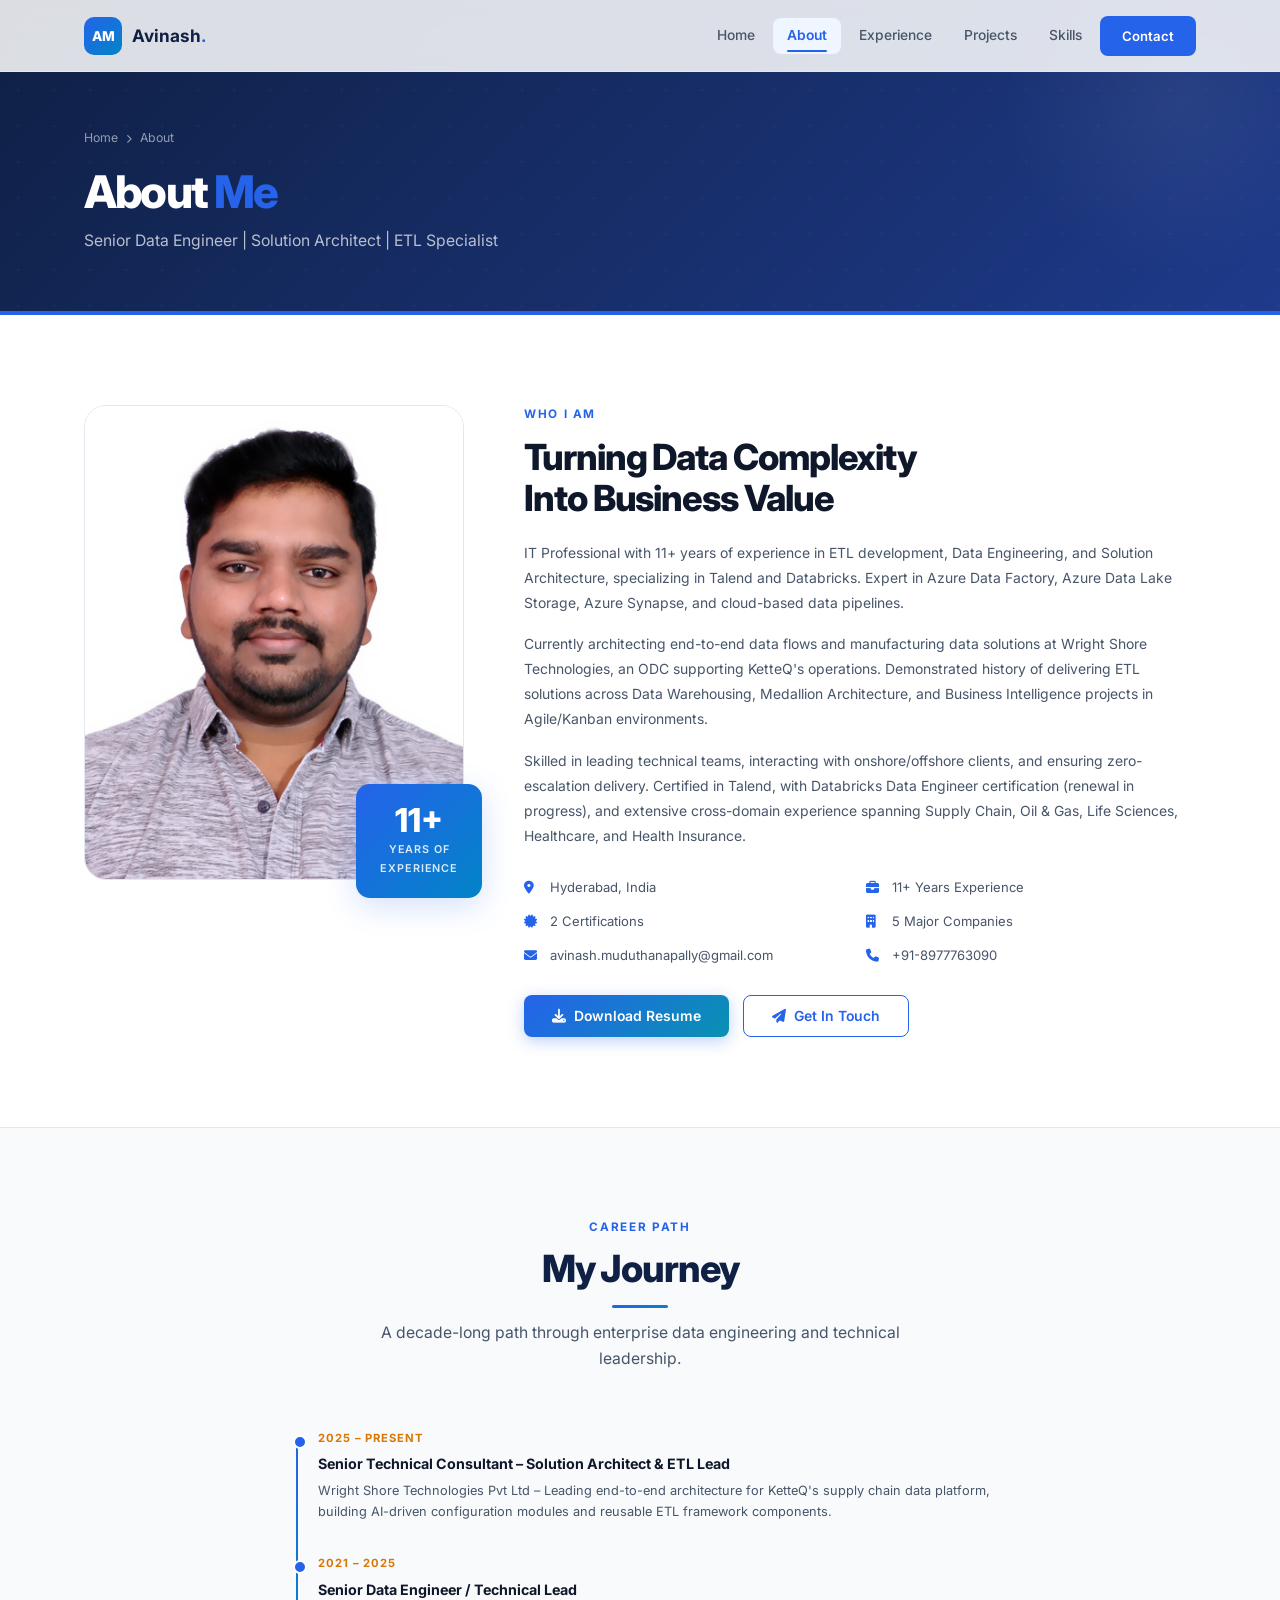
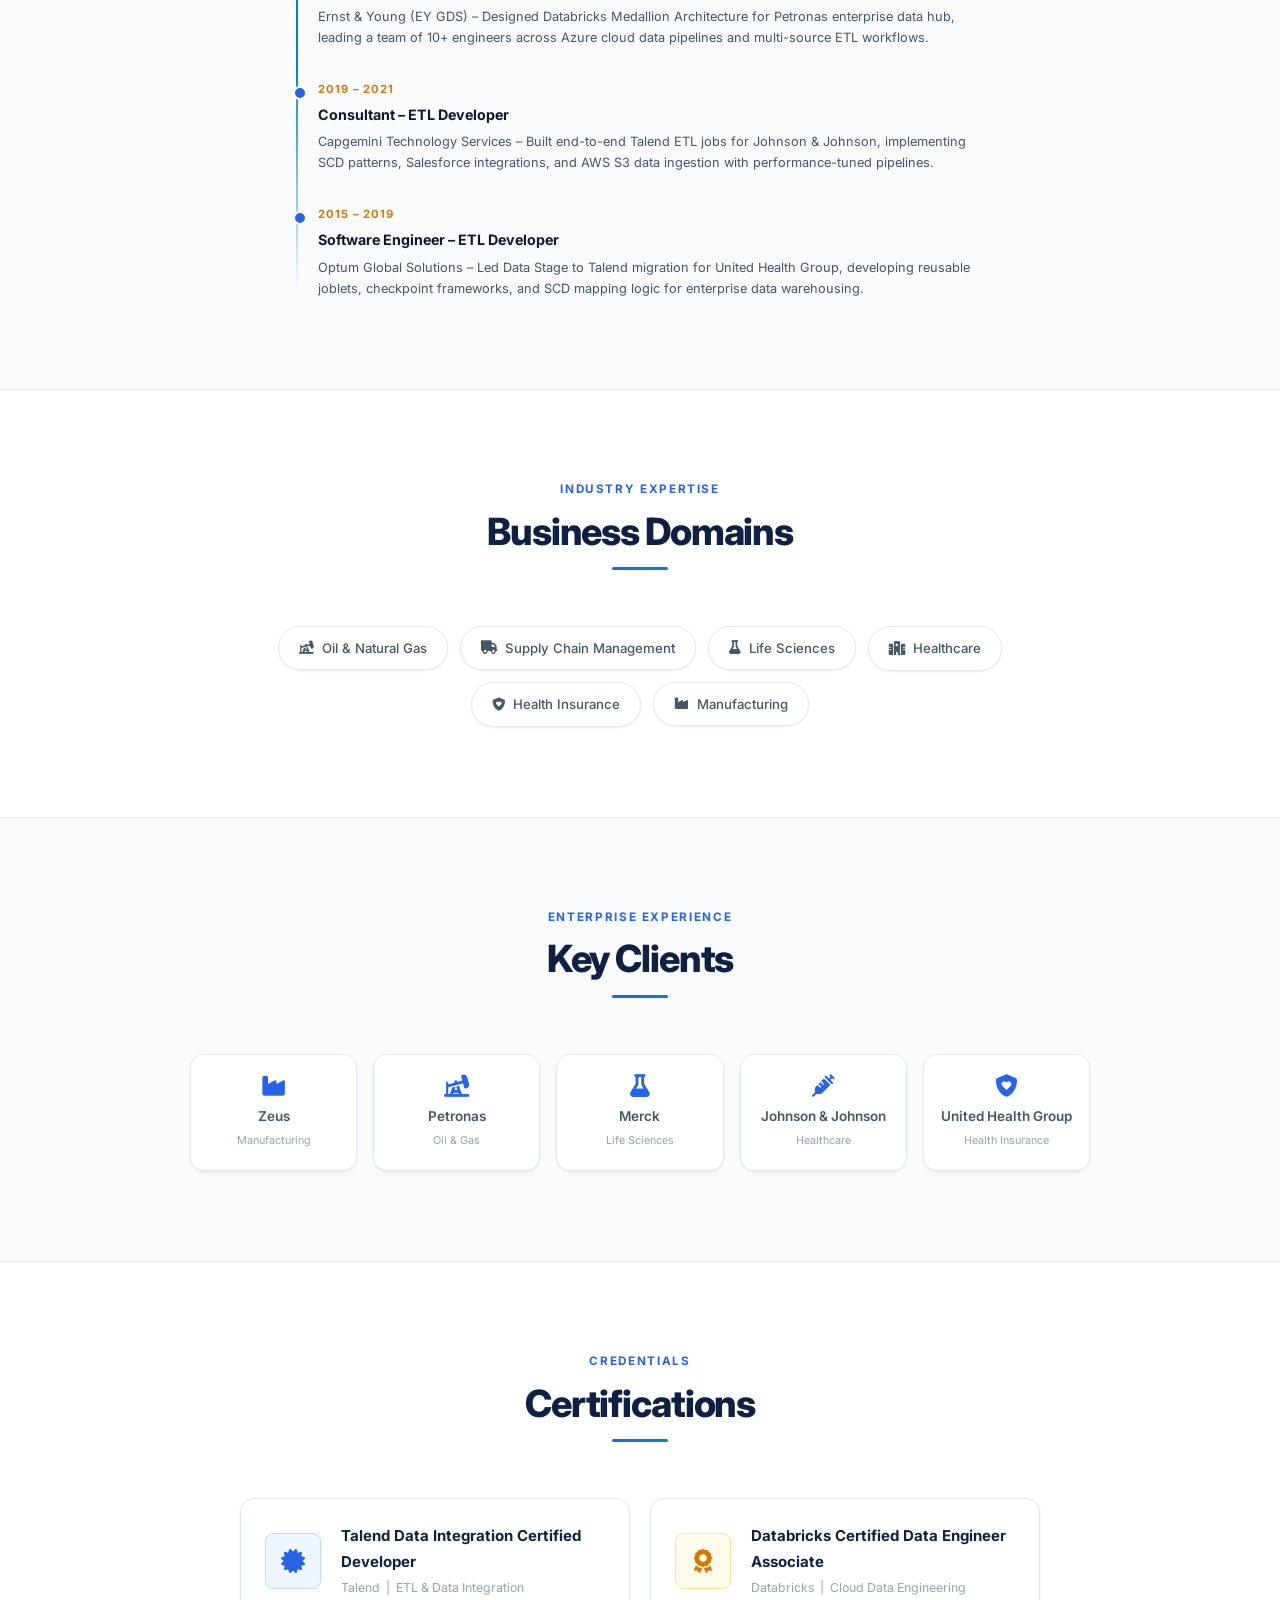
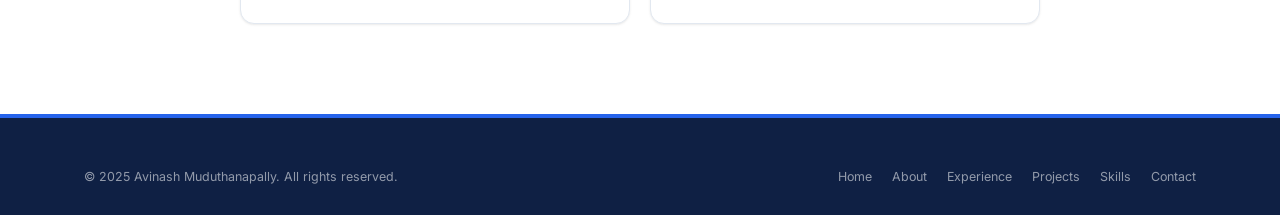
<file: Portfolio/about.html>
<!DOCTYPE html>
<html lang="en">
<head>
  <meta charset="UTF-8" />
  <meta name="viewport" content="width=device-width, initial-scale=1.0" />
  <title>About – Avinash Muduthanapally</title>
  <meta name="description" content="About Avinash Muduthanapally – Senior Data Engineer with 11+ years in ETL, Databricks, and cloud data pipelines." />
  <meta property="og:type"        content="website" />
  <meta property="og:url"         content="https://avvi575.github.io/Portfolio/about.html" />
  <meta property="og:title"       content="About – Avinash Muduthanapally | Senior Data Engineer" />
  <meta property="og:description" content="11+ years in ETL, Talend, Azure Databricks &amp; cloud data pipelines. Currently at Wright Shore Technologies (KetteQ ODC)." />
  <meta property="og:image"       content="https://avvi575.github.io/Portfolio/assets/images/profile.jpg" />
  <meta name="twitter:card"       content="summary_large_image" />

  <link rel="preconnect" href="https://fonts.googleapis.com" />
  <link rel="preconnect" href="https://fonts.gstatic.com" crossorigin />
  <link href="https://fonts.googleapis.com/css2?family=Inter:wght@300;400;500;600;700;800&display=swap" rel="stylesheet" />
  <link rel="stylesheet" href="https://cdnjs.cloudflare.com/ajax/libs/font-awesome/6.5.0/css/all.min.css" />
  <!-- AOS -->
  <link rel="stylesheet" href="https://unpkg.com/aos@2.3.4/dist/aos.css" />
  <link rel="stylesheet" href="assets/css/style.css" />

  <style>
    /* ── About two-column ─────────────────────────────── */
    .about-grid {
      display: grid;
      grid-template-columns: 380px 1fr;
      gap: 60px;
      align-items: start;
    }

    /* Photo column */
    .about-photo-wrap {
      position: relative;
    }
    .about-photo-img {
      width: 100%;
      border-radius: var(--radius-lg);
      object-fit: cover;
      object-position: top center;
      aspect-ratio: 4/5;
      border: 1px solid var(--border);
    }
    .about-photo-placeholder {
      width: 100%;
      aspect-ratio: 4/5;
      border-radius: var(--radius-lg);
      background: var(--bg-card);
      border: 1px solid var(--border);
      display: flex;
      align-items: center;
      justify-content: center;
      font-size: 6rem;
      color: var(--accent-blue);
    }
    .exp-badge {
      position: absolute;
      bottom: -18px;
      right: -18px;
      background: linear-gradient(135deg, var(--accent-blue), var(--accent-sky));
      border-radius: var(--radius-md);
      padding: 20px 24px;
      text-align: center;
      box-shadow: 0 8px 32px rgba(37,99,235,0.20);
    }
    .exp-badge-num {
      font-size: 2.2rem;
      font-weight: 800;
      color: #fff;
      line-height: 1;
    }
    .exp-badge-label {
      font-size: 0.72rem;
      color: rgba(255,255,255,0.85);
      font-weight: 600;
      text-transform: uppercase;
      letter-spacing: 0.08em;
      margin-top: 4px;
    }

    /* Text column */
    .about-tagline {
      font-size: 0.78rem;
      color: var(--accent-blue);
      font-weight: 700;
      letter-spacing: 0.14em;
      text-transform: uppercase;
      margin-bottom: 12px;
    }
    .about-heading {
      font-size: clamp(1.8rem, 3.5vw, 2.4rem);
      font-weight: 800;
      letter-spacing: -0.03em;
      line-height: 1.15;
      margin-bottom: 20px;
    }
    .about-summary {
      font-size: 0.93rem;
      color: var(--text-secondary);
      line-height: 1.8;
      margin-bottom: 16px;
    }
    .about-highlights {
      display: grid;
      grid-template-columns: 1fr 1fr;
      gap: 12px;
      margin: 28px 0;
    }
    .highlight-item {
      display: flex;
      align-items: center;
      gap: 10px;
      font-size: 0.87rem;
      color: var(--text-secondary);
    }
    .highlight-item i { color: var(--accent-blue); width: 16px; flex-shrink: 0; }

    /* Journey timeline */
    .journey-timeline {
      position: relative;
      padding-left: 28px;
    }
    .journey-timeline::before {
      content: '';
      position: absolute;
      left: 6px; top: 8px; bottom: 8px;
      width: 2px;
      background: linear-gradient(180deg, var(--accent-blue), var(--accent-sky), transparent);
    }
    .journey-item {
      position: relative;
      padding-bottom: 32px;
    }
    .journey-item:last-child { padding-bottom: 0; }
    .journey-dot {
      position: absolute;
      left: -25px; top: 6px;
      width: 14px; height: 14px;
      border-radius: 50%;
      background: var(--accent-blue);
      border: 2px solid #fff;
    }
    .journey-year {
      font-size: 0.75rem;
      font-weight: 700;
      color: var(--accent-gold);
      letter-spacing: 0.08em;
      text-transform: uppercase;
      margin-bottom: 4px;
    }
    .journey-title {
      font-size: 0.95rem;
      font-weight: 700;
      color: var(--text-primary);
      margin-bottom: 4px;
    }
    .journey-desc {
      font-size: 0.85rem;
      color: var(--text-secondary);
      line-height: 1.65;
    }

    @media (max-width: 900px) {
      .about-grid { grid-template-columns: 1fr; }
      .exp-badge { bottom: 12px; right: 12px; }
      .about-photo-wrap { max-width: 320px; margin: 0 auto; }
      .about-highlights { grid-template-columns: 1fr; }
    }
  </style>
</head>
<body>

  <!-- ── Navbar ─────────────────────────────────────────────── -->
  <nav class="navbar" id="navbar">
    <div class="container">
      <div class="nav-inner">
        <a href="index.html" class="nav-logo">
          <div class="nav-logo-badge">AM</div>
          <span class="nav-logo-text">Avinash<span>.</span></span>
        </a>
        <div class="nav-links">
          <a href="index.html"      class="nav-link" data-page="index.html">Home</a>
          <a href="about.html"      class="nav-link" data-page="about.html">About</a>
          <a href="experience.html" class="nav-link" data-page="experience.html">Experience</a>
          <a href="projects.html"   class="nav-link" data-page="projects.html">Projects</a>
          <a href="skills.html"     class="nav-link" data-page="skills.html">Skills</a>
          <a href="contact.html"    class="nav-link nav-cta" data-page="contact.html">Contact</a>
        </div>
        <button class="hamburger" id="hamburger" aria-label="Toggle menu">
          <span></span><span></span><span></span>
        </button>
      </div>
    </div>
  </nav>
  <div class="mobile-menu" id="mobileMenu">
    <a href="index.html"      class="nav-link" data-page="index.html">Home</a>
    <a href="about.html"      class="nav-link" data-page="about.html">About</a>
    <a href="experience.html" class="nav-link" data-page="experience.html">Experience</a>
    <a href="projects.html"   class="nav-link" data-page="projects.html">Projects</a>
    <a href="skills.html"     class="nav-link" data-page="skills.html">Skills</a>
    <a href="contact.html"    class="nav-link nav-cta">Contact</a>
  </div>

  <!-- ── Page Hero ──────────────────────────────────────────── -->
  <section class="page-hero">
    <div class="container page-hero-inner">
      <div class="breadcrumb">
        <a href="index.html">Home</a>
        <i class="fa-solid fa-chevron-right"></i>
        <span>About</span>
      </div>
      <h1 class="page-hero-title">About <span class="accent-blue">Me</span></h1>
      <p class="page-hero-subtitle">Senior Data Engineer | Solution Architect | ETL Specialist</p>
    </div>
  </section>

  <!-- ── About Section ──────────────────────────────────────── -->
  <section class="section" style="background: var(--bg-primary);">
    <div class="container">
      <div class="about-grid">

        <!-- Photo -->
        <div class="about-photo-wrap" data-aos="fade-right">
          <img
            src="assets/images/profile.jpg"
            alt="Avinash Muduthanapally"
            class="about-photo-img"
            onerror="this.style.display='none'; document.getElementById('photoPlaceholder').style.display='flex';"
          />
          <div id="photoPlaceholder" class="about-photo-placeholder" style="display:none;">
            <i class="fa-solid fa-user"></i>
          </div>
          <div class="exp-badge">
            <div class="exp-badge-num">11+</div>
            <div class="exp-badge-label">Years of<br/>Experience</div>
          </div>
        </div>

        <!-- Text -->
        <div data-aos="fade-left">
          <p class="about-tagline">Who I Am</p>
          <h2 class="about-heading">Turning Data Complexity<br/>Into Business Value</h2>

          <p class="about-summary">
            IT Professional with 11+ years of experience in ETL development, Data Engineering, and Solution Architecture, specializing in Talend and Databricks. Expert in Azure Data Factory, Azure Data Lake Storage, Azure Synapse, and cloud-based data pipelines.
          </p>
          <p class="about-summary">
            Currently architecting end-to-end data flows and manufacturing data solutions at Wright Shore Technologies, an ODC supporting KetteQ's operations. Demonstrated history of delivering ETL solutions across Data Warehousing, Medallion Architecture, and Business Intelligence projects in Agile/Kanban environments.
          </p>
          <p class="about-summary">
            Skilled in leading technical teams, interacting with onshore/offshore clients, and ensuring zero-escalation delivery. Certified in Talend, with Databricks Data Engineer certification (renewal in progress), and extensive cross-domain experience spanning Supply Chain, Oil &amp; Gas, Life Sciences, Healthcare, and Health Insurance.
          </p>

          <div class="about-highlights">
            <div class="highlight-item"><i class="fa-solid fa-location-dot"></i> Hyderabad, India</div>
            <div class="highlight-item"><i class="fa-solid fa-briefcase"></i> 11+ Years Experience</div>
            <div class="highlight-item"><i class="fa-solid fa-certificate"></i> 2 Certifications</div>
            <div class="highlight-item"><i class="fa-solid fa-building"></i> 5 Major Companies</div>
            <div class="highlight-item"><i class="fa-solid fa-envelope"></i> avinash.muduthanapally@gmail.com</div>
            <div class="highlight-item"><i class="fa-solid fa-phone"></i> +91-8977763090</div>
          </div>

          <div style="display:flex; gap:14px; flex-wrap:wrap;">
            <a href="Avinash_Muduthanapally_Resume.pdf" class="btn btn-primary" target="_blank">
              <i class="fa-solid fa-download"></i> Download Resume
            </a>
            <a href="contact.html" class="btn btn-secondary">
              <i class="fa-solid fa-paper-plane"></i> Get In Touch
            </a>
          </div>
        </div>

      </div>
    </div>
  </section>

  <!-- ── Career Journey ─────────────────────────────────────── -->
  <section class="section" style="background: var(--bg-secondary); border-top:1px solid var(--border);">
    <div class="container">
      <div class="section-header" data-aos="fade-up">
        <p style="font-size:0.78rem; color:var(--accent-blue); font-weight:700; letter-spacing:0.14em; text-transform:uppercase; margin-bottom:10px;">Career Path</p>
        <h2 class="section-title">My Journey</h2>
        <div class="divider"></div>
        <p class="section-subtitle">A decade-long path through enterprise data engineering and technical leadership.</p>
      </div>

      <div style="max-width: 700px; margin: 0 auto;">
        <div class="journey-timeline">

          <div class="journey-item" data-aos="fade-up" data-aos-delay="80">
            <div class="journey-dot"></div>
            <div class="journey-year">2025 – Present</div>
            <div class="journey-title">Senior Technical Consultant – Solution Architect & ETL Lead</div>
            <div class="journey-desc">Wright Shore Technologies Pvt Ltd – Leading end-to-end architecture for KetteQ's supply chain data platform, building AI-driven configuration modules and reusable ETL framework components.</div>
          </div>

          <div class="journey-item" data-aos="fade-up" data-aos-delay="160">
            <div class="journey-dot"></div>
            <div class="journey-year">2021 – 2025</div>
            <div class="journey-title">Senior Data Engineer / Technical Lead</div>
            <div class="journey-desc">Ernst &amp; Young (EY GDS) – Designed Databricks Medallion Architecture for Petronas enterprise data hub, leading a team of 10+ engineers across Azure cloud data pipelines and multi-source ETL workflows.</div>
          </div>

          <div class="journey-item" data-aos="fade-up" data-aos-delay="240">
            <div class="journey-dot"></div>
            <div class="journey-year">2019 – 2021</div>
            <div class="journey-title">Consultant – ETL Developer</div>
            <div class="journey-desc">Capgemini Technology Services – Built end-to-end Talend ETL jobs for Johnson &amp; Johnson, implementing SCD patterns, Salesforce integrations, and AWS S3 data ingestion with performance-tuned pipelines.</div>
          </div>

          <div class="journey-item" data-aos="fade-up" data-aos-delay="320">
            <div class="journey-dot"></div>
            <div class="journey-year">2015 – 2019</div>
            <div class="journey-title">Software Engineer – ETL Developer</div>
            <div class="journey-desc">Optum Global Solutions – Led Data Stage to Talend migration for United Health Group, developing reusable joblets, checkpoint frameworks, and SCD mapping logic for enterprise data warehousing.</div>
          </div>

        </div>
      </div>
    </div>
  </section>

  <!-- ── Business Domains ────────────────────────────────────── -->
  <section class="section" style="background: var(--bg-primary); border-top:1px solid var(--border);">
    <div class="container">
      <div class="section-header" data-aos="fade-up">
        <p style="font-size:0.78rem; color:var(--accent-blue); font-weight:700; letter-spacing:0.14em; text-transform:uppercase; margin-bottom:10px;">Industry Expertise</p>
        <h2 class="section-title">Business Domains</h2>
        <div class="divider"></div>
      </div>

      <div class="domain-grid" style="justify-content:center; max-width:800px; margin:0 auto;">
        <div class="domain-pill" data-aos="fade-up" data-aos-delay="80"><i class="fa-solid fa-oil-well"></i> Oil &amp; Natural Gas</div>
        <div class="domain-pill" data-aos="fade-up" data-aos-delay="160"><i class="fa-solid fa-truck"></i> Supply Chain Management</div>
        <div class="domain-pill" data-aos="fade-up" data-aos-delay="240"><i class="fa-solid fa-flask"></i> Life Sciences</div>
        <div class="domain-pill" data-aos="fade-up" data-aos-delay="320"><i class="fa-solid fa-hospital"></i> Healthcare</div>
        <div class="domain-pill" data-aos="fade-up" data-aos-delay="400"><i class="fa-solid fa-shield-heart"></i> Health Insurance</div>
        <div class="domain-pill" data-aos="fade-up" data-aos-delay="80"><i class="fa-solid fa-industry"></i> Manufacturing</div>
      </div>
    </div>
  </section>

  <!-- ── Key Clients ─────────────────────────────────────────── -->
  <section class="section" style="background: var(--bg-secondary); border-top:1px solid var(--border);">
    <div class="container">
      <div class="section-header" data-aos="fade-up">
        <p style="font-size:0.78rem; color:var(--accent-blue); font-weight:700; letter-spacing:0.14em; text-transform:uppercase; margin-bottom:10px;">Enterprise Experience</p>
        <h2 class="section-title">Key Clients</h2>
        <div class="divider"></div>
      </div>

      <div class="client-grid" style="max-width:900px; margin:0 auto;">
        <div class="client-card" data-aos="fade-up" data-aos-delay="80">
          <i class="fa-solid fa-industry"></i>Zeus
          <div style="font-size:0.72rem; color:var(--text-muted); margin-top:4px; font-weight:400;">Manufacturing</div>
        </div>
        <div class="client-card" data-aos="fade-up" data-aos-delay="160">
          <i class="fa-solid fa-oil-well"></i>Petronas
          <div style="font-size:0.72rem; color:var(--text-muted); margin-top:4px; font-weight:400;">Oil &amp; Gas</div>
        </div>
        <div class="client-card" data-aos="fade-up" data-aos-delay="240">
          <i class="fa-solid fa-flask"></i>Merck
          <div style="font-size:0.72rem; color:var(--text-muted); margin-top:4px; font-weight:400;">Life Sciences</div>
        </div>
        <div class="client-card" data-aos="fade-up" data-aos-delay="320">
          <i class="fa-solid fa-syringe"></i>Johnson &amp; Johnson
          <div style="font-size:0.72rem; color:var(--text-muted); margin-top:4px; font-weight:400;">Healthcare</div>
        </div>
        <div class="client-card" data-aos="fade-up" data-aos-delay="400">
          <i class="fa-solid fa-shield-heart"></i>United Health Group
          <div style="font-size:0.72rem; color:var(--text-muted); margin-top:4px; font-weight:400;">Health Insurance</div>
        </div>
      </div>
    </div>
  </section>

  <!-- ── Certifications ─────────────────────────────────────── -->
  <section class="section" style="background: var(--bg-primary); border-top:1px solid var(--border);">
    <div class="container">
      <div class="section-header" data-aos="fade-up">
        <p style="font-size:0.78rem; color:var(--accent-blue); font-weight:700; letter-spacing:0.14em; text-transform:uppercase; margin-bottom:10px;">Credentials</p>
        <h2 class="section-title">Certifications</h2>
        <div class="divider"></div>
      </div>

      <div style="display:grid; grid-template-columns: repeat(auto-fill, minmax(340px,1fr)); gap:20px; max-width:800px; margin:0 auto;">
        <div class="cert-card" data-aos="fade-up" data-aos-delay="80">
          <div class="cert-icon cert-icon-talend">
            <i class="fa-solid fa-certificate"></i>
          </div>
          <div>
            <div class="cert-name">Talend Data Integration Certified Developer</div>
            <div class="cert-issuer">Talend &nbsp;|&nbsp; ETL &amp; Data Integration</div>
          </div>
        </div>
        <div class="cert-card" data-aos="fade-up" data-aos-delay="160">
          <div class="cert-icon cert-icon-databricks">
            <i class="fa-solid fa-award"></i>
          </div>
          <div>
            <div class="cert-name">Databricks Certified Data Engineer Associate</div>
            <div class="cert-issuer">Databricks &nbsp;|&nbsp; Cloud Data Engineering</div>
          </div>
        </div>
      </div>
    </div>
  </section>

  <!-- ── Footer ──────────────────────────────────────────────── -->
  <footer class="footer">
    <div class="container">
      <div class="footer-inner">
        <p class="footer-copy">&copy; 2025 Avinash Muduthanapally. All rights reserved.</p>
        <nav class="footer-links">
          <a href="index.html">Home</a>
          <a href="about.html">About</a>
          <a href="experience.html">Experience</a>
          <a href="projects.html">Projects</a>
          <a href="skills.html">Skills</a>
          <a href="contact.html">Contact</a>
        </nav>
      </div>
    </div>
  </footer>

  <script src="https://unpkg.com/aos@2.3.4/dist/aos.js"></script>
  <script>AOS.init({ duration: 700, once: true, offset: 60 });</script>
  <script src="assets/js/main.js"></script>
</body>
</html>
</file>
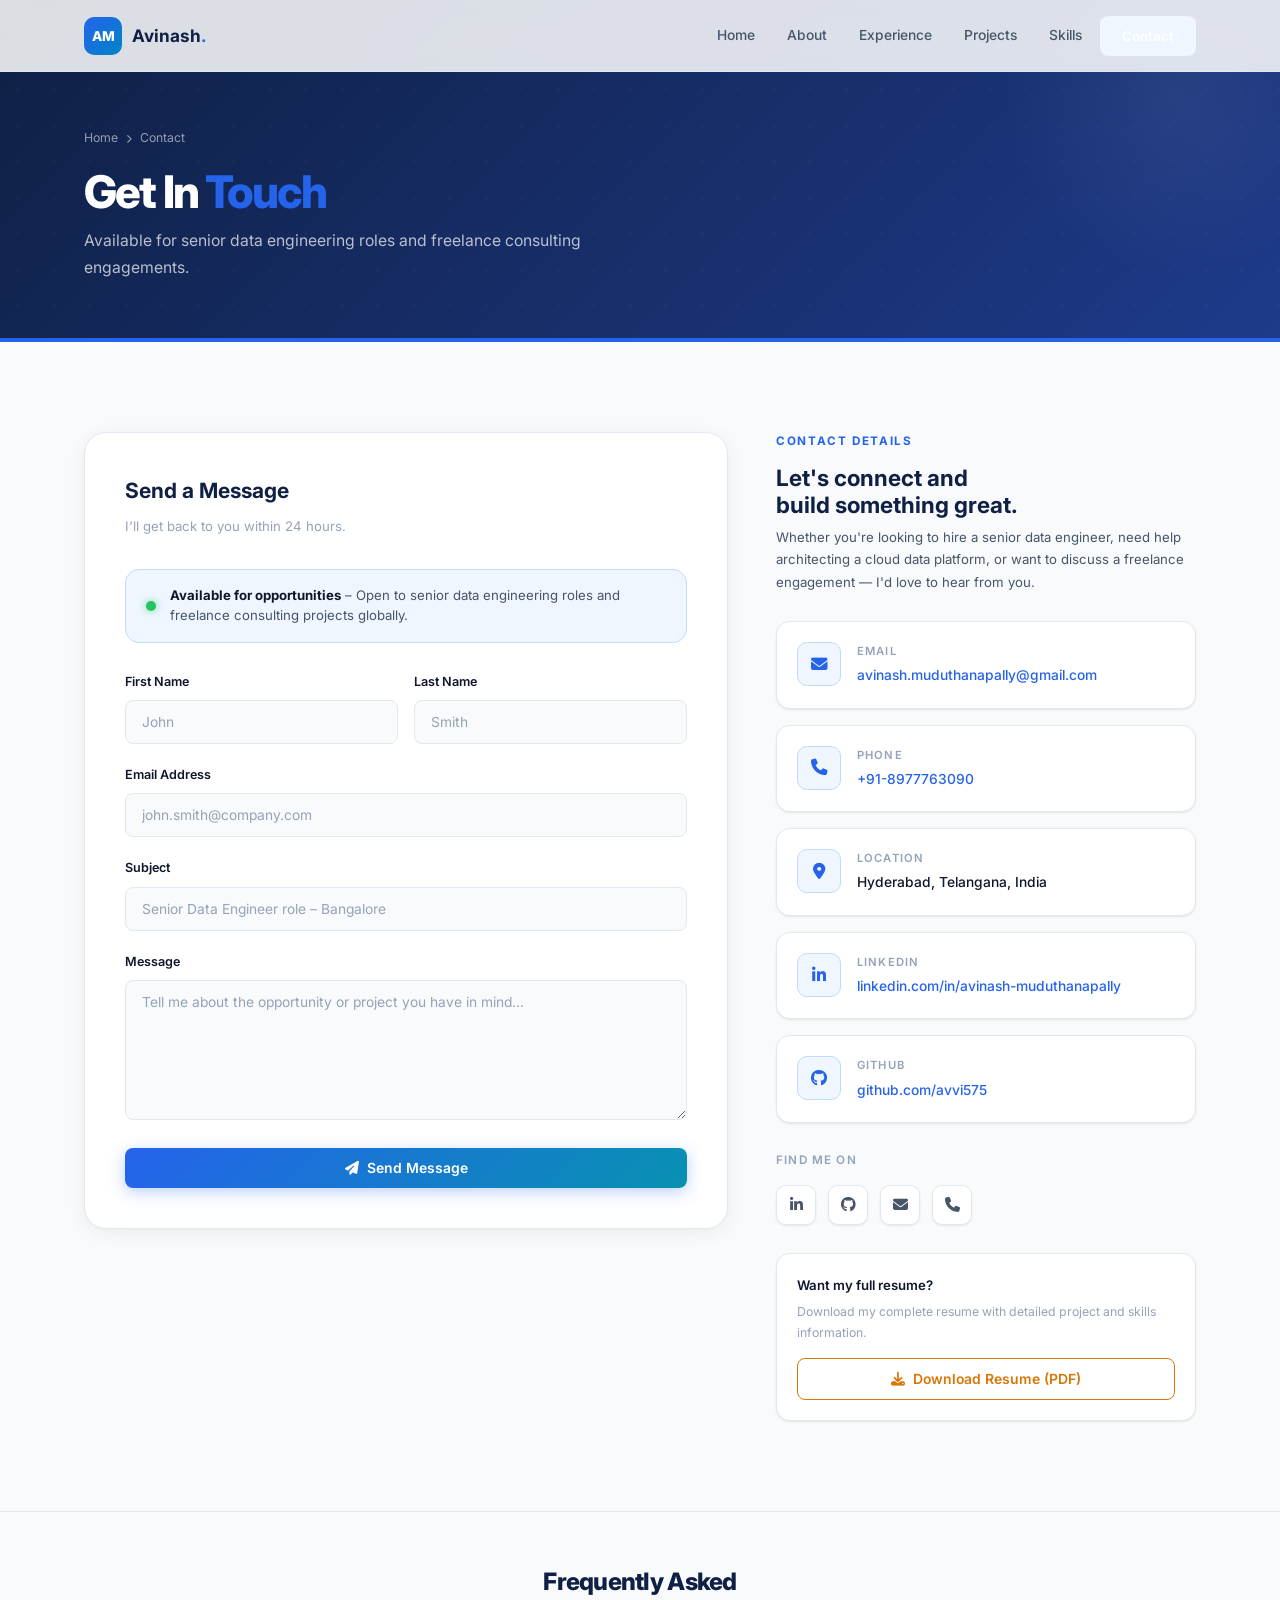
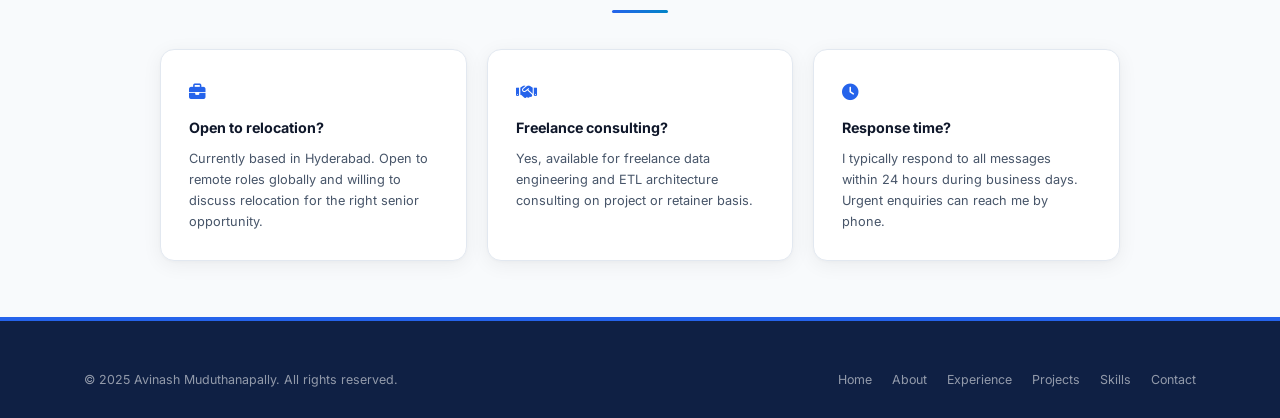
<file: Portfolio/contact.html>
<!DOCTYPE html>
<html lang="en">
<head>
  <meta charset="UTF-8" />
  <meta name="viewport" content="width=device-width, initial-scale=1.0" />
  <title>Contact – Avinash Muduthanapally</title>
  <meta name="description" content="Get in touch with Avinash Muduthanapally – Senior Data Engineer available for senior roles and freelance consulting." />
  <meta property="og:type"        content="website" />
  <meta property="og:url"         content="https://avvi575.github.io/Portfolio/contact.html" />
  <meta property="og:title"       content="Contact – Avinash Muduthanapally | Senior Data Engineer" />
  <meta property="og:description" content="Available for senior Data Engineering roles and freelance consulting. Reach out via email or LinkedIn." />
  <meta property="og:image"       content="https://avvi575.github.io/Portfolio/assets/images/profile.jpg" />
  <meta name="twitter:card"       content="summary_large_image" />

  <link rel="preconnect" href="https://fonts.googleapis.com" />
  <link rel="preconnect" href="https://fonts.gstatic.com" crossorigin />
  <link href="https://fonts.googleapis.com/css2?family=Inter:wght@300;400;500;600;700;800&display=swap" rel="stylesheet" />
  <link rel="stylesheet" href="https://cdnjs.cloudflare.com/ajax/libs/font-awesome/6.5.0/css/all.min.css" />
  <!-- AOS -->
  <link rel="stylesheet" href="https://unpkg.com/aos@2.3.4/dist/aos.css" />
  <link rel="stylesheet" href="assets/css/style.css" />

  <style>
    .contact-grid {
      display: grid;
      grid-template-columns: 1fr 420px;
      gap: 48px;
      align-items: start;
    }

    .contact-form-card {
      background: #fff;
      border: 1px solid var(--border);
      border-radius: var(--radius-lg);
      padding: 40px;
      box-shadow: var(--shadow-card);
    }

    .contact-form-title {
      font-size: 1.4rem;
      font-weight: 700;
      margin-bottom: 6px;
      color: var(--navy);
    }

    .contact-form-subtitle {
      font-size: 0.88rem;
      color: var(--text-muted);
      margin-bottom: 32px;
    }

    .form-row {
      display: grid;
      grid-template-columns: 1fr 1fr;
      gap: 16px;
    }

    .availability-banner {
      background: #eff6ff;
      border: 1px solid #bfdbfe;
      border-radius: var(--radius-md);
      padding: 16px 20px;
      display: flex;
      align-items: center;
      gap: 14px;
      margin-bottom: 28px;
    }
    .availability-dot {
      width: 10px; height: 10px;
      border-radius: 50%;
      background: #22c55e;
      flex-shrink: 0;
      box-shadow: 0 0 8px rgba(34,197,94,0.6);
      animation: pulse-dot 2s ease-in-out infinite;
    }
    @keyframes pulse-dot {
      0%, 100% { box-shadow: 0 0 8px rgba(34,197,94,0.6); }
      50%       { box-shadow: 0 0 18px rgba(34,197,94,0.9); }
    }
    .availability-text {
      font-size: 0.88rem;
      color: var(--text-secondary);
      line-height: 1.5;
    }
    .availability-text strong { color: var(--text-primary); }

    @media (max-width: 900px) {
      .contact-grid { grid-template-columns: 1fr; }
      .form-row { grid-template-columns: 1fr; }
      .contact-form-card { padding: 28px 20px; }
    }
  </style>
</head>
<body>

  <!-- ── Navbar ─────────────────────────────────────────────── -->
  <nav class="navbar" id="navbar">
    <div class="container">
      <div class="nav-inner">
        <a href="index.html" class="nav-logo">
          <div class="nav-logo-badge">AM</div>
          <span class="nav-logo-text">Avinash<span>.</span></span>
        </a>
        <div class="nav-links">
          <a href="index.html"      class="nav-link" data-page="index.html">Home</a>
          <a href="about.html"      class="nav-link" data-page="about.html">About</a>
          <a href="experience.html" class="nav-link" data-page="experience.html">Experience</a>
          <a href="projects.html"   class="nav-link" data-page="projects.html">Projects</a>
          <a href="skills.html"     class="nav-link" data-page="skills.html">Skills</a>
          <a href="contact.html"    class="nav-link nav-cta" data-page="contact.html">Contact</a>
        </div>
        <button class="hamburger" id="hamburger" aria-label="Toggle menu">
          <span></span><span></span><span></span>
        </button>
      </div>
    </div>
  </nav>
  <div class="mobile-menu" id="mobileMenu">
    <a href="index.html"      class="nav-link" data-page="index.html">Home</a>
    <a href="about.html"      class="nav-link" data-page="about.html">About</a>
    <a href="experience.html" class="nav-link" data-page="experience.html">Experience</a>
    <a href="projects.html"   class="nav-link" data-page="projects.html">Projects</a>
    <a href="skills.html"     class="nav-link" data-page="skills.html">Skills</a>
    <a href="contact.html"    class="nav-link nav-cta">Contact</a>
  </div>

  <!-- ── Page Hero ──────────────────────────────────────────── -->
  <section class="page-hero">
    <div class="container page-hero-inner">
      <div class="breadcrumb">
        <a href="index.html">Home</a>
        <i class="fa-solid fa-chevron-right"></i>
        <span>Contact</span>
      </div>
      <h1 class="page-hero-title">Get In <span class="accent-blue">Touch</span></h1>
      <p class="page-hero-subtitle">Available for senior data engineering roles and freelance consulting engagements.</p>
    </div>
  </section>

  <!-- ── Contact Section ────────────────────────────────────── -->
  <section class="section" style="background: var(--bg-secondary);">
    <div class="container">
      <div class="contact-grid">

        <!-- Left: Form -->
        <div data-aos="fade-right">
          <div class="contact-form-card">
            <h2 class="contact-form-title">Send a Message</h2>
            <p class="contact-form-subtitle">I'll get back to you within 24 hours.</p>

            <div class="availability-banner">
              <div class="availability-dot"></div>
              <div class="availability-text">
                <strong>Available for opportunities</strong> – Open to senior data engineering roles and freelance consulting projects globally.
              </div>
            </div>

            <form id="contactForm" novalidate>
              <div class="form-row">
                <div class="form-group">
                  <label for="firstName">First Name</label>
                  <input type="text" id="firstName" name="firstName" placeholder="John" required />
                </div>
                <div class="form-group">
                  <label for="lastName">Last Name</label>
                  <input type="text" id="lastName" name="lastName" placeholder="Smith" required />
                </div>
              </div>

              <div class="form-group">
                <label for="email">Email Address</label>
                <input type="email" id="email" name="email" placeholder="john.smith@company.com" required />
              </div>

              <div class="form-group">
                <label for="subject">Subject</label>
                <input type="text" id="subject" name="subject" placeholder="Senior Data Engineer role – Bangalore" required />
              </div>

              <div class="form-group">
                <label for="message">Message</label>
                <textarea id="message" name="message" placeholder="Tell me about the opportunity or project you have in mind..." required></textarea>
              </div>

              <button type="submit" class="btn btn-primary" style="width:100%; justify-content:center;">
                <i class="fa-solid fa-paper-plane"></i> Send Message
              </button>
            </form>
          </div>
        </div>

        <!-- Right: Info -->
        <div data-aos="fade-left">
          <p style="font-size:0.78rem; color:var(--accent-blue); font-weight:700; letter-spacing:0.14em; text-transform:uppercase; margin-bottom:12px;">Contact Details</p>
          <h3 style="font-size:1.5rem; font-weight:700; margin-bottom:8px; line-height:1.2; color:var(--navy);">Let's connect and<br/>build something great.</h3>
          <p style="font-size:0.88rem; color:var(--text-secondary); line-height:1.7; margin-bottom:28px;">
            Whether you're looking to hire a senior data engineer, need help architecting a cloud data platform, or want to discuss a freelance engagement — I'd love to hear from you.
          </p>

          <div class="contact-info-card">
            <div class="contact-icon"><i class="fa-solid fa-envelope"></i></div>
            <div>
              <div class="contact-info-label">Email</div>
              <div class="contact-info-value">
                <a href="mailto:avinash.muduthanapally@gmail.com">avinash.muduthanapally@gmail.com</a>
              </div>
            </div>
          </div>

          <div class="contact-info-card">
            <div class="contact-icon"><i class="fa-solid fa-phone"></i></div>
            <div>
              <div class="contact-info-label">Phone</div>
              <div class="contact-info-value">
                <a href="tel:+918977763090">+91-8977763090</a>
              </div>
            </div>
          </div>

          <div class="contact-info-card">
            <div class="contact-icon"><i class="fa-solid fa-location-dot"></i></div>
            <div>
              <div class="contact-info-label">Location</div>
              <div class="contact-info-value">Hyderabad, Telangana, India</div>
            </div>
          </div>

          <div class="contact-info-card">
            <div class="contact-icon"><i class="fa-brands fa-linkedin-in"></i></div>
            <div>
              <div class="contact-info-label">LinkedIn</div>
              <div class="contact-info-value">
                <a href="https://www.linkedin.com/in/avinash-muduthanapally/" target="_blank">linkedin.com/in/avinash-muduthanapally</a>
              </div>
            </div>
          </div>

          <div class="contact-info-card">
            <div class="contact-icon"><i class="fa-brands fa-github"></i></div>
            <div>
              <div class="contact-info-label">GitHub</div>
              <div class="contact-info-value">
                <a href="https://github.com/avvi575" target="_blank">github.com/avvi575</a>
              </div>
            </div>
          </div>

          <!-- Social row -->
          <div style="margin-top:28px;">
            <p style="font-size:0.78rem; color:var(--text-muted); text-transform:uppercase; letter-spacing:0.1em; font-weight:600; margin-bottom:14px;">Find me on</p>
            <div class="social-links">
              <a href="https://www.linkedin.com/in/avinash-muduthanapally/" target="_blank" class="social-link" title="LinkedIn">
                <i class="fa-brands fa-linkedin-in"></i>
              </a>
              <a href="https://github.com/avvi575" target="_blank" class="social-link" title="GitHub">
                <i class="fa-brands fa-github"></i>
              </a>
              <a href="mailto:avinash.muduthanapally@gmail.com" class="social-link" title="Email">
                <i class="fa-solid fa-envelope"></i>
              </a>
              <a href="tel:+918977763090" class="social-link" title="Phone">
                <i class="fa-solid fa-phone"></i>
              </a>
            </div>
          </div>

          <!-- Resume download -->
          <div style="margin-top:28px; padding:20px; background:#fff; border:1px solid var(--border); border-radius:var(--radius-md); box-shadow:var(--shadow-sm);">
            <div style="font-size:0.88rem; font-weight:600; margin-bottom:6px;">Want my full resume?</div>
            <div style="font-size:0.82rem; color:var(--text-muted); margin-bottom:14px;">Download my complete resume with detailed project and skills information.</div>
            <a href="Avinash_Muduthanapally_Resume.pdf" class="btn btn-outline-gold" style="width:100%; justify-content:center;" target="_blank">
              <i class="fa-solid fa-download"></i> Download Resume (PDF)
            </a>
          </div>

        </div>
      </div>
    </div>
  </section>

  <!-- ── FAQ / Notes strip ───────────────────────────────────── -->
  <section style="background: var(--bg-secondary); border-top:1px solid var(--border); padding: 56px 0;">
    <div class="container">
      <div class="section-header" data-aos="fade-up" style="margin-bottom:36px;">
        <h3 class="section-title" style="font-size:1.6rem;">Frequently Asked</h3>
        <div class="divider"></div>
      </div>
      <div style="display:grid; grid-template-columns: repeat(auto-fill, minmax(280px,1fr)); gap:20px; max-width:960px; margin:0 auto;">

        <div class="card" data-aos="fade-up" data-aos-delay="80">
          <div style="color:var(--accent-blue); font-size:1.1rem; margin-bottom:10px;"><i class="fa-solid fa-briefcase"></i></div>
          <div style="font-weight:700; margin-bottom:8px; font-size:0.95rem;">Open to relocation?</div>
          <div style="font-size:0.85rem; color:var(--text-secondary); line-height:1.65;">Currently based in Hyderabad. Open to remote roles globally and willing to discuss relocation for the right senior opportunity.</div>
        </div>

        <div class="card" data-aos="fade-up" data-aos-delay="160">
          <div style="color:var(--accent-blue); font-size:1.1rem; margin-bottom:10px;"><i class="fa-solid fa-handshake"></i></div>
          <div style="font-weight:700; margin-bottom:8px; font-size:0.95rem;">Freelance consulting?</div>
          <div style="font-size:0.85rem; color:var(--text-secondary); line-height:1.65;">Yes, available for freelance data engineering and ETL architecture consulting on project or retainer basis.</div>
        </div>

        <div class="card" data-aos="fade-up" data-aos-delay="240">
          <div style="color:var(--accent-blue); font-size:1.1rem; margin-bottom:10px;"><i class="fa-solid fa-clock"></i></div>
          <div style="font-weight:700; margin-bottom:8px; font-size:0.95rem;">Response time?</div>
          <div style="font-size:0.85rem; color:var(--text-secondary); line-height:1.65;">I typically respond to all messages within 24 hours during business days. Urgent enquiries can reach me by phone.</div>
        </div>

      </div>
    </div>
  </section>

  <!-- ── Footer ──────────────────────────────────────────────── -->
  <footer class="footer">
    <div class="container">
      <div class="footer-inner">
        <p class="footer-copy">&copy; 2025 Avinash Muduthanapally. All rights reserved.</p>
        <nav class="footer-links">
          <a href="index.html">Home</a>
          <a href="about.html">About</a>
          <a href="experience.html">Experience</a>
          <a href="projects.html">Projects</a>
          <a href="skills.html">Skills</a>
          <a href="contact.html">Contact</a>
        </nav>
      </div>
    </div>
  </footer>

  <script src="https://unpkg.com/aos@2.3.4/dist/aos.js"></script>
  <script>AOS.init({ duration: 700, once: true, offset: 60 });</script>
  <script src="assets/js/main.js"></script>
</body>
</html>
</file>
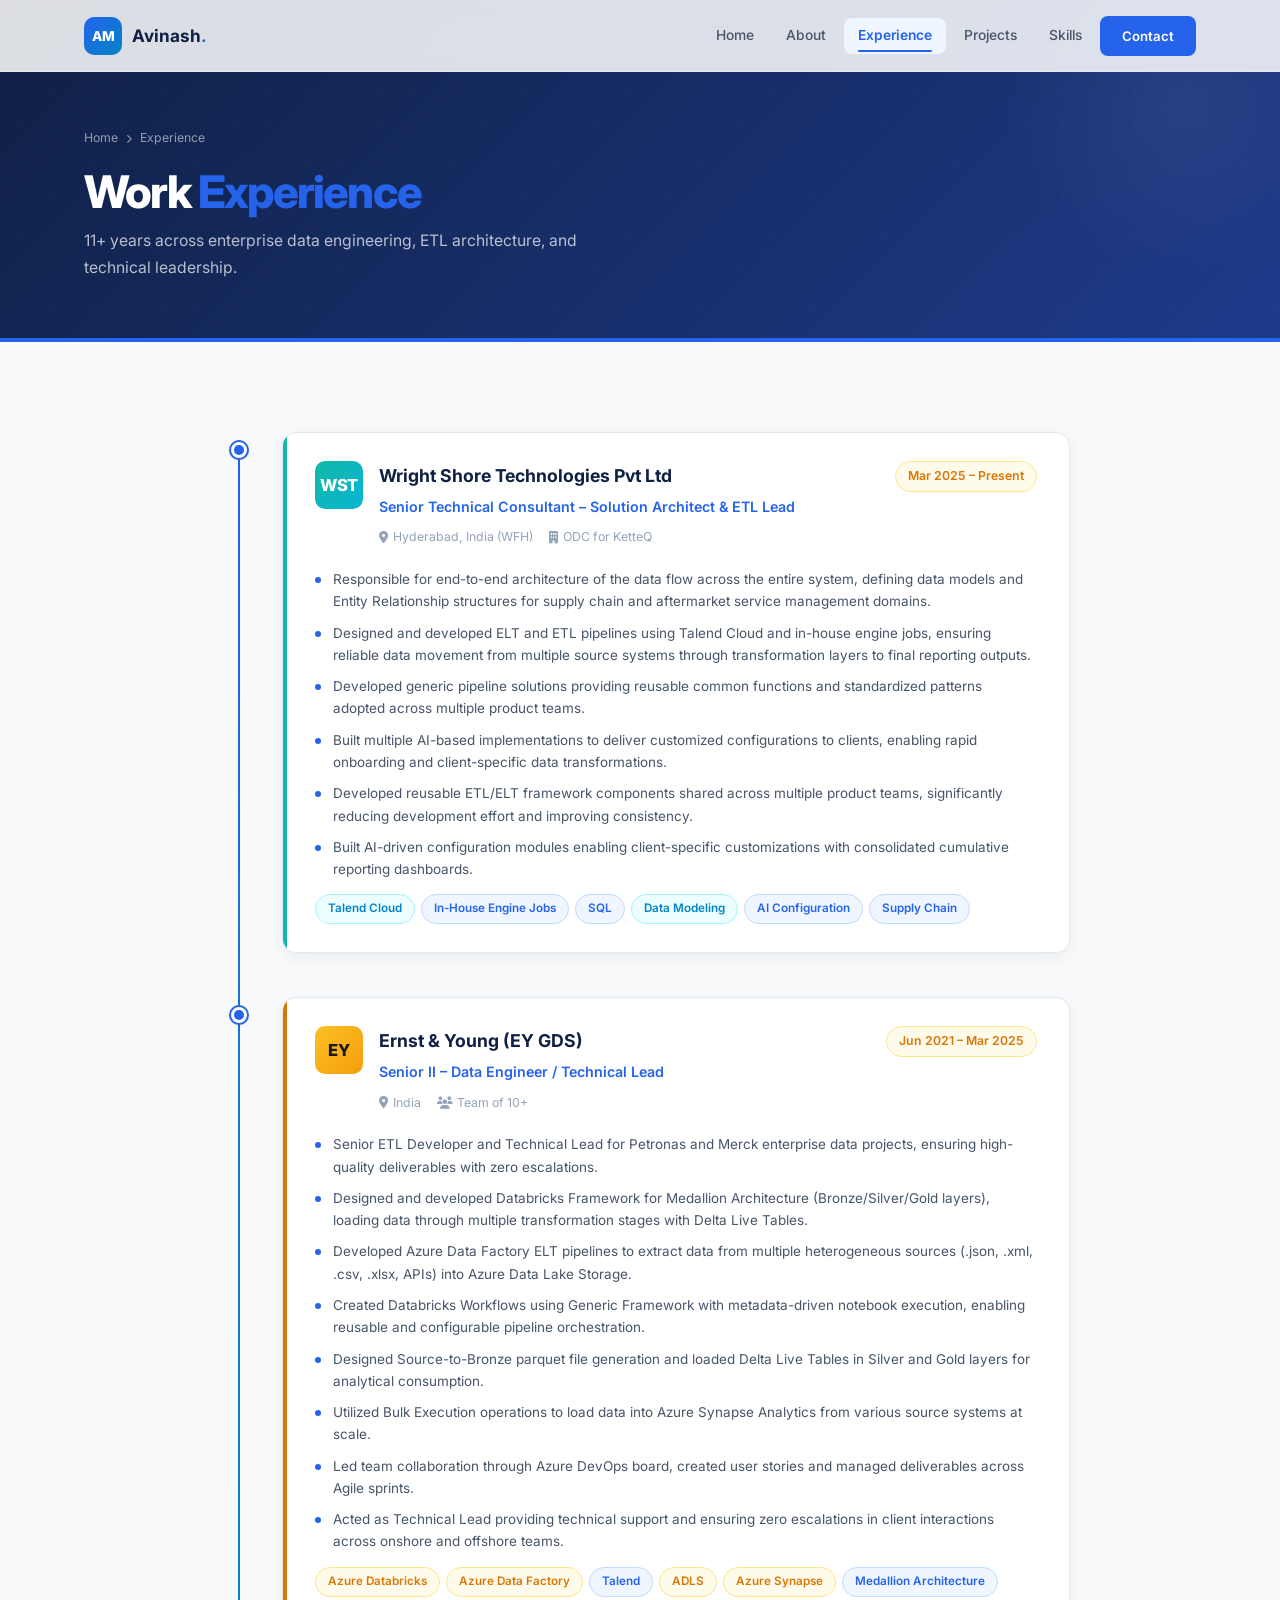
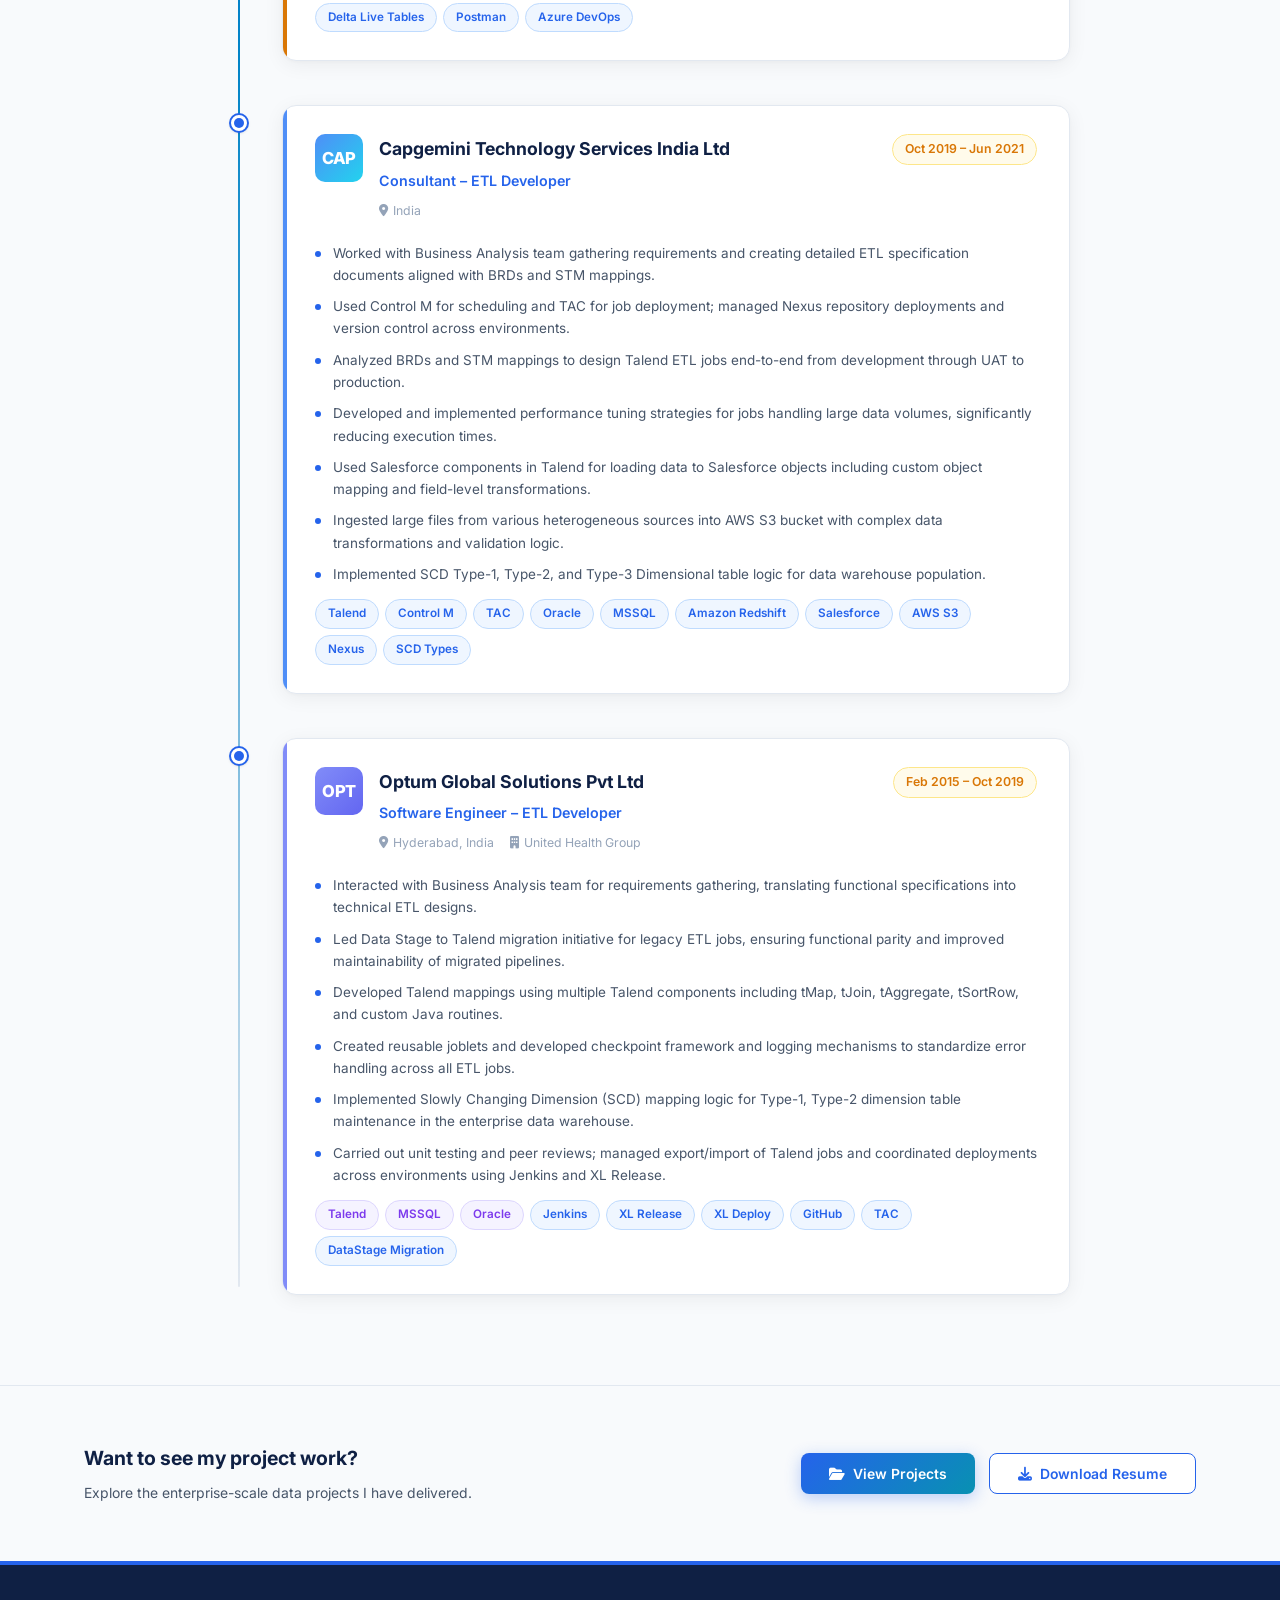
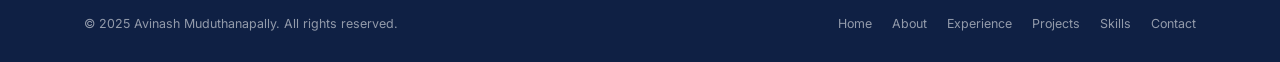
<file: Portfolio/experience.html>
<!DOCTYPE html>
<html lang="en">
<head>
  <meta charset="UTF-8" />
  <meta name="viewport" content="width=device-width, initial-scale=1.0" />
  <title>Experience – Avinash Muduthanapally</title>
  <meta name="description" content="Work experience of Avinash Muduthanapally – Senior Data Engineer with roles at EY, Capgemini, Optum, and Wright Shore Technologies." />
  <meta property="og:type"        content="website" />
  <meta property="og:url"         content="https://avvi575.github.io/Portfolio/experience.html" />
  <meta property="og:title"       content="Experience – Avinash Muduthanapally | Senior Data Engineer" />
  <meta property="og:description" content="11+ years across EY, Capgemini, Optum &amp; Wright Shore Technologies — ETL lead on Petronas, Merck, J&amp;J, and UHG enterprise projects." />
  <meta property="og:image"       content="https://avvi575.github.io/Portfolio/assets/images/profile.jpg" />
  <meta name="twitter:card"       content="summary_large_image" />

  <link rel="preconnect" href="https://fonts.googleapis.com" />
  <link rel="preconnect" href="https://fonts.gstatic.com" crossorigin />
  <link href="https://fonts.googleapis.com/css2?family=Inter:wght@300;400;500;600;700;800&display=swap" rel="stylesheet" />
  <link rel="stylesheet" href="https://cdnjs.cloudflare.com/ajax/libs/font-awesome/6.5.0/css/all.min.css" />
  <!-- AOS -->
  <link rel="stylesheet" href="https://unpkg.com/aos@2.3.4/dist/aos.css" />
  <link rel="stylesheet" href="assets/css/style.css" />

  <style>
    /* Company color accents */
    .co-wst   { --co: #14b8a6; }
    .co-ey    { --co: #d97706; }
    .co-cap   { --co: #4f8ef7; }
    .co-optum { --co: #818cf8; }

    .company-color-bar {
      width: 4px;
      border-radius: 2px;
      background: var(--co);
      position: absolute;
      left: 0; top: 0; bottom: 0;
    }
    .timeline-card { padding-left: 32px; }

    .company-logo-icon {
      width: 48px; height: 48px;
      border-radius: 10px;
      display: flex; align-items: center; justify-content: center;
      font-size: 1.1rem;
      font-weight: 800;
      color: #fff;
      flex-shrink: 0;
      letter-spacing: -0.02em;
    }
    .logo-wst   { background: linear-gradient(135deg, #14b8a6, #06b6d4); }
    .logo-ey    { background: linear-gradient(135deg, #fbbf24, #f59e0b); color: #1a1a1a; }
    .logo-cap   { background: linear-gradient(135deg, #4f8ef7, #22d3ee); }
    .logo-optum { background: linear-gradient(135deg, #818cf8, #6366f1); }

    .exp-header-row {
      display: flex;
      align-items: flex-start;
      gap: 16px;
      margin-bottom: 20px;
    }
    .exp-header-text { flex: 1; min-width: 0; }
  </style>
</head>
<body>

  <!-- ── Navbar ─────────────────────────────────────────────── -->
  <nav class="navbar" id="navbar">
    <div class="container">
      <div class="nav-inner">
        <a href="index.html" class="nav-logo">
          <div class="nav-logo-badge">AM</div>
          <span class="nav-logo-text">Avinash<span>.</span></span>
        </a>
        <div class="nav-links">
          <a href="index.html"      class="nav-link" data-page="index.html">Home</a>
          <a href="about.html"      class="nav-link" data-page="about.html">About</a>
          <a href="experience.html" class="nav-link" data-page="experience.html">Experience</a>
          <a href="projects.html"   class="nav-link" data-page="projects.html">Projects</a>
          <a href="skills.html"     class="nav-link" data-page="skills.html">Skills</a>
          <a href="contact.html"    class="nav-link nav-cta" data-page="contact.html">Contact</a>
        </div>
        <button class="hamburger" id="hamburger" aria-label="Toggle menu">
          <span></span><span></span><span></span>
        </button>
      </div>
    </div>
  </nav>
  <div class="mobile-menu" id="mobileMenu">
    <a href="index.html"      class="nav-link" data-page="index.html">Home</a>
    <a href="about.html"      class="nav-link" data-page="about.html">About</a>
    <a href="experience.html" class="nav-link" data-page="experience.html">Experience</a>
    <a href="projects.html"   class="nav-link" data-page="projects.html">Projects</a>
    <a href="skills.html"     class="nav-link" data-page="skills.html">Skills</a>
    <a href="contact.html"    class="nav-link nav-cta">Contact</a>
  </div>

  <!-- ── Page Hero ──────────────────────────────────────────── -->
  <section class="page-hero">
    <div class="container page-hero-inner">
      <div class="breadcrumb">
        <a href="index.html">Home</a>
        <i class="fa-solid fa-chevron-right"></i>
        <span>Experience</span>
      </div>
      <h1 class="page-hero-title">Work <span class="accent-blue">Experience</span></h1>
      <p class="page-hero-subtitle">11+ years across enterprise data engineering, ETL architecture, and technical leadership.</p>
    </div>
  </section>

  <!-- ── Timeline ───────────────────────────────────────────── -->
  <section class="section" style="background: var(--bg-secondary);">
    <div class="container">
      <div class="timeline" style="max-width: 860px; margin: 0 auto;">

        <!-- 1. Wright Shore Technologies -->
        <div class="timeline-item" data-aos="fade-right">
          <div class="timeline-dot"></div>
          <div class="timeline-card card co-wst" style="position:relative; overflow:hidden;">
            <div class="company-color-bar"></div>
            <div class="exp-header-row">
              <div class="company-logo-icon logo-wst">WST</div>
              <div class="exp-header-text">
                <div class="timeline-company">
                  <div>
                    <div class="company-name">Wright Shore Technologies Pvt Ltd</div>
                    <div class="company-role">Senior Technical Consultant – Solution Architect &amp; ETL Lead</div>
                    <div class="company-meta">
                      <span><i class="fa-solid fa-location-dot"></i> Hyderabad, India (WFH)</span>
                      <span><i class="fa-solid fa-building"></i> ODC for KetteQ</span>
                    </div>
                  </div>
                  <div class="timeline-period">Mar 2025 – Present</div>
                </div>
              </div>
            </div>

            <ul class="timeline-bullets">
              <li>Responsible for end-to-end architecture of the data flow across the entire system, defining data models and Entity Relationship structures for supply chain and aftermarket service management domains.</li>
              <li>Designed and developed ELT and ETL pipelines using Talend Cloud and in-house engine jobs, ensuring reliable data movement from multiple source systems through transformation layers to final reporting outputs.</li>
              <li>Developed generic pipeline solutions providing reusable common functions and standardized patterns adopted across multiple product teams.</li>
              <li>Built multiple AI-based implementations to deliver customized configurations to clients, enabling rapid onboarding and client-specific data transformations.</li>
              <li>Developed reusable ETL/ELT framework components shared across multiple product teams, significantly reducing development effort and improving consistency.</li>
              <li>Built AI-driven configuration modules enabling client-specific customizations with consolidated cumulative reporting dashboards.</li>
            </ul>

            <div class="tags-row">
              <span class="tag tag-cyan">Talend Cloud</span>
              <span class="tag">In-House Engine Jobs</span>
              <span class="tag">SQL</span>
              <span class="tag tag-cyan">Data Modeling</span>
              <span class="tag">AI Configuration</span>
              <span class="tag">Supply Chain</span>
            </div>
          </div>
        </div>

        <!-- 2. Ernst & Young -->
        <div class="timeline-item" data-aos="fade-left">
          <div class="timeline-dot"></div>
          <div class="timeline-card card co-ey" style="position:relative; overflow:hidden;">
            <div class="company-color-bar"></div>
            <div class="exp-header-row">
              <div class="company-logo-icon logo-ey">EY</div>
              <div class="exp-header-text">
                <div class="timeline-company">
                  <div>
                    <div class="company-name">Ernst &amp; Young (EY GDS)</div>
                    <div class="company-role">Senior II – Data Engineer / Technical Lead</div>
                    <div class="company-meta">
                      <span><i class="fa-solid fa-location-dot"></i> India</span>
                      <span><i class="fa-solid fa-users"></i> Team of 10+</span>
                    </div>
                  </div>
                  <div class="timeline-period">Jun 2021 – Mar 2025</div>
                </div>
              </div>
            </div>

            <ul class="timeline-bullets">
              <li>Senior ETL Developer and Technical Lead for Petronas and Merck enterprise data projects, ensuring high-quality deliverables with zero escalations.</li>
              <li>Designed and developed Databricks Framework for Medallion Architecture (Bronze/Silver/Gold layers), loading data through multiple transformation stages with Delta Live Tables.</li>
              <li>Developed Azure Data Factory ELT pipelines to extract data from multiple heterogeneous sources (.json, .xml, .csv, .xlsx, APIs) into Azure Data Lake Storage.</li>
              <li>Created Databricks Workflows using Generic Framework with metadata-driven notebook execution, enabling reusable and configurable pipeline orchestration.</li>
              <li>Designed Source-to-Bronze parquet file generation and loaded Delta Live Tables in Silver and Gold layers for analytical consumption.</li>
              <li>Utilized Bulk Execution operations to load data into Azure Synapse Analytics from various source systems at scale.</li>
              <li>Led team collaboration through Azure DevOps board, created user stories and managed deliverables across Agile sprints.</li>
              <li>Acted as Technical Lead providing technical support and ensuring zero escalations in client interactions across onshore and offshore teams.</li>
            </ul>

            <div class="tags-row">
              <span class="tag tag-gold">Azure Databricks</span>
              <span class="tag tag-gold">Azure Data Factory</span>
              <span class="tag">Talend</span>
              <span class="tag tag-gold">ADLS</span>
              <span class="tag tag-gold">Azure Synapse</span>
              <span class="tag">Medallion Architecture</span>
              <span class="tag">Delta Live Tables</span>
              <span class="tag">Postman</span>
              <span class="tag">Azure DevOps</span>
            </div>
          </div>
        </div>

        <!-- 3. Capgemini -->
        <div class="timeline-item" data-aos="fade-right">
          <div class="timeline-dot"></div>
          <div class="timeline-card card co-cap" style="position:relative; overflow:hidden;">
            <div class="company-color-bar"></div>
            <div class="exp-header-row">
              <div class="company-logo-icon logo-cap">CAP</div>
              <div class="exp-header-text">
                <div class="timeline-company">
                  <div>
                    <div class="company-name">Capgemini Technology Services India Ltd</div>
                    <div class="company-role">Consultant – ETL Developer</div>
                    <div class="company-meta">
                      <span><i class="fa-solid fa-location-dot"></i> India</span>
                    </div>
                  </div>
                  <div class="timeline-period">Oct 2019 – Jun 2021</div>
                </div>
              </div>
            </div>

            <ul class="timeline-bullets">
              <li>Worked with Business Analysis team gathering requirements and creating detailed ETL specification documents aligned with BRDs and STM mappings.</li>
              <li>Used Control M for scheduling and TAC for job deployment; managed Nexus repository deployments and version control across environments.</li>
              <li>Analyzed BRDs and STM mappings to design Talend ETL jobs end-to-end from development through UAT to production.</li>
              <li>Developed and implemented performance tuning strategies for jobs handling large data volumes, significantly reducing execution times.</li>
              <li>Used Salesforce components in Talend for loading data to Salesforce objects including custom object mapping and field-level transformations.</li>
              <li>Ingested large files from various heterogeneous sources into AWS S3 bucket with complex data transformations and validation logic.</li>
              <li>Implemented SCD Type-1, Type-2, and Type-3 Dimensional table logic for data warehouse population.</li>
            </ul>

            <div class="tags-row">
              <span class="tag">Talend</span>
              <span class="tag">Control M</span>
              <span class="tag">TAC</span>
              <span class="tag">Oracle</span>
              <span class="tag">MSSQL</span>
              <span class="tag">Amazon Redshift</span>
              <span class="tag">Salesforce</span>
              <span class="tag">AWS S3</span>
              <span class="tag">Nexus</span>
              <span class="tag">SCD Types</span>
            </div>
          </div>
        </div>

        <!-- 4. Optum -->
        <div class="timeline-item" data-aos="fade-left">
          <div class="timeline-dot"></div>
          <div class="timeline-card card co-optum" style="position:relative; overflow:hidden;">
            <div class="company-color-bar"></div>
            <div class="exp-header-row">
              <div class="company-logo-icon logo-optum">OPT</div>
              <div class="exp-header-text">
                <div class="timeline-company">
                  <div>
                    <div class="company-name">Optum Global Solutions Pvt Ltd</div>
                    <div class="company-role">Software Engineer – ETL Developer</div>
                    <div class="company-meta">
                      <span><i class="fa-solid fa-location-dot"></i> Hyderabad, India</span>
                      <span><i class="fa-solid fa-building"></i> United Health Group</span>
                    </div>
                  </div>
                  <div class="timeline-period">Feb 2015 – Oct 2019</div>
                </div>
              </div>
            </div>

            <ul class="timeline-bullets">
              <li>Interacted with Business Analysis team for requirements gathering, translating functional specifications into technical ETL designs.</li>
              <li>Led Data Stage to Talend migration initiative for legacy ETL jobs, ensuring functional parity and improved maintainability of migrated pipelines.</li>
              <li>Developed Talend mappings using multiple Talend components including tMap, tJoin, tAggregate, tSortRow, and custom Java routines.</li>
              <li>Created reusable joblets and developed checkpoint framework and logging mechanisms to standardize error handling across all ETL jobs.</li>
              <li>Implemented Slowly Changing Dimension (SCD) mapping logic for Type-1, Type-2 dimension table maintenance in the enterprise data warehouse.</li>
              <li>Carried out unit testing and peer reviews; managed export/import of Talend jobs and coordinated deployments across environments using Jenkins and XL Release.</li>
            </ul>

            <div class="tags-row">
              <span class="tag tag-purple">Talend</span>
              <span class="tag tag-purple">MSSQL</span>
              <span class="tag tag-purple">Oracle</span>
              <span class="tag">Jenkins</span>
              <span class="tag">XL Release</span>
              <span class="tag">XL Deploy</span>
              <span class="tag">GitHub</span>
              <span class="tag">TAC</span>
              <span class="tag">DataStage Migration</span>
            </div>
          </div>
        </div>

      </div>
    </div>
  </section>

  <!-- ── CTA ────────────────────────────────────────────────── -->
  <section style="background: var(--bg-secondary); border-top:1px solid var(--border); padding: 56px 0;">
    <div class="container" style="display:flex; align-items:center; justify-content:space-between; flex-wrap:wrap; gap:24px;">
      <div>
        <h3 style="font-size:1.3rem; font-weight:700; margin-bottom:6px; color:var(--navy);">Want to see my project work?</h3>
        <p style="color:var(--text-secondary); font-size:0.93rem;">Explore the enterprise-scale data projects I have delivered.</p>
      </div>
      <div style="display:flex; gap:14px; flex-wrap:wrap;">
        <a href="projects.html" class="btn btn-primary"><i class="fa-solid fa-folder-open"></i> View Projects</a>
        <a href="Avinash_Muduthanapally_Resume.pdf" class="btn btn-secondary" target="_blank"><i class="fa-solid fa-download"></i> Download Resume</a>
      </div>
    </div>
  </section>

  <!-- ── Footer ──────────────────────────────────────────────── -->
  <footer class="footer">
    <div class="container">
      <div class="footer-inner">
        <p class="footer-copy">&copy; 2025 Avinash Muduthanapally. All rights reserved.</p>
        <nav class="footer-links">
          <a href="index.html">Home</a>
          <a href="about.html">About</a>
          <a href="experience.html">Experience</a>
          <a href="projects.html">Projects</a>
          <a href="skills.html">Skills</a>
          <a href="contact.html">Contact</a>
        </nav>
      </div>
    </div>
  </footer>

  <script src="https://unpkg.com/aos@2.3.4/dist/aos.js"></script>
  <script>AOS.init({ duration: 700, once: true, offset: 60 });</script>
  <script src="assets/js/main.js"></script>
</body>
</html>
</file>
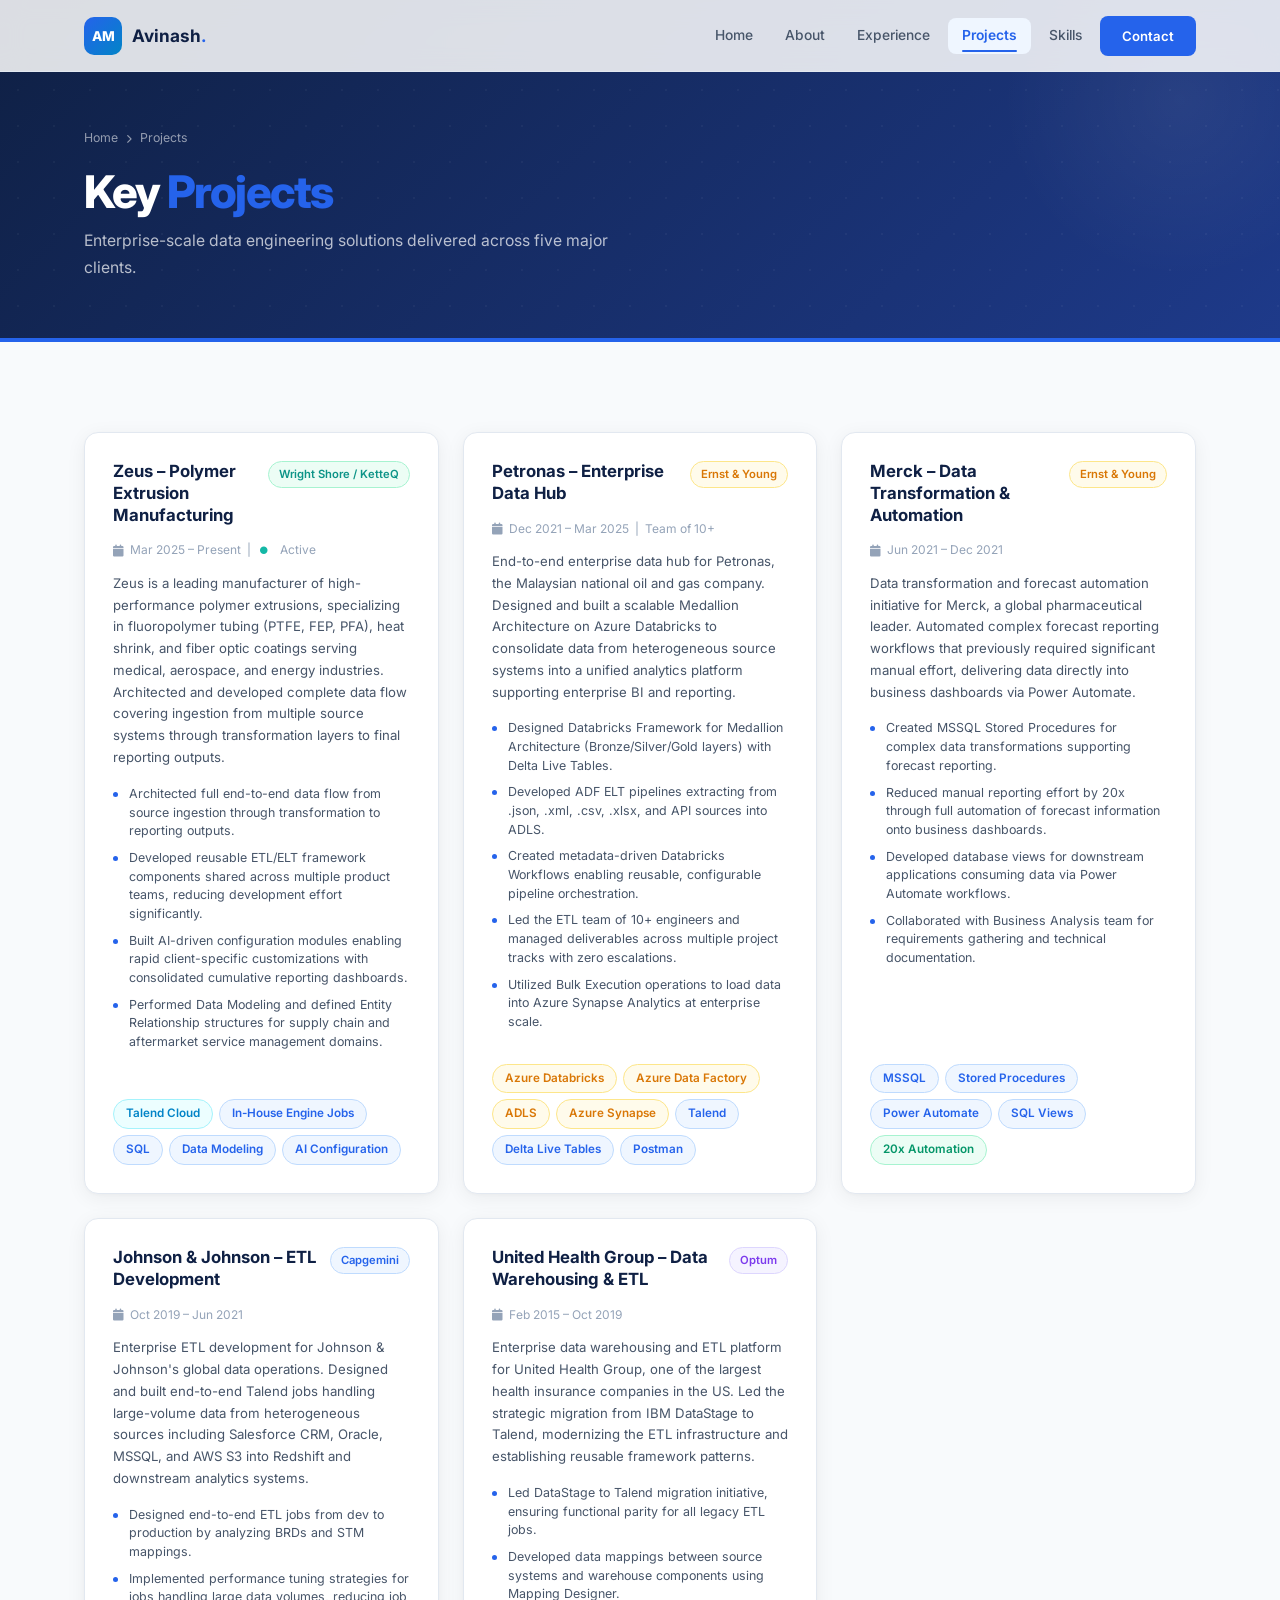
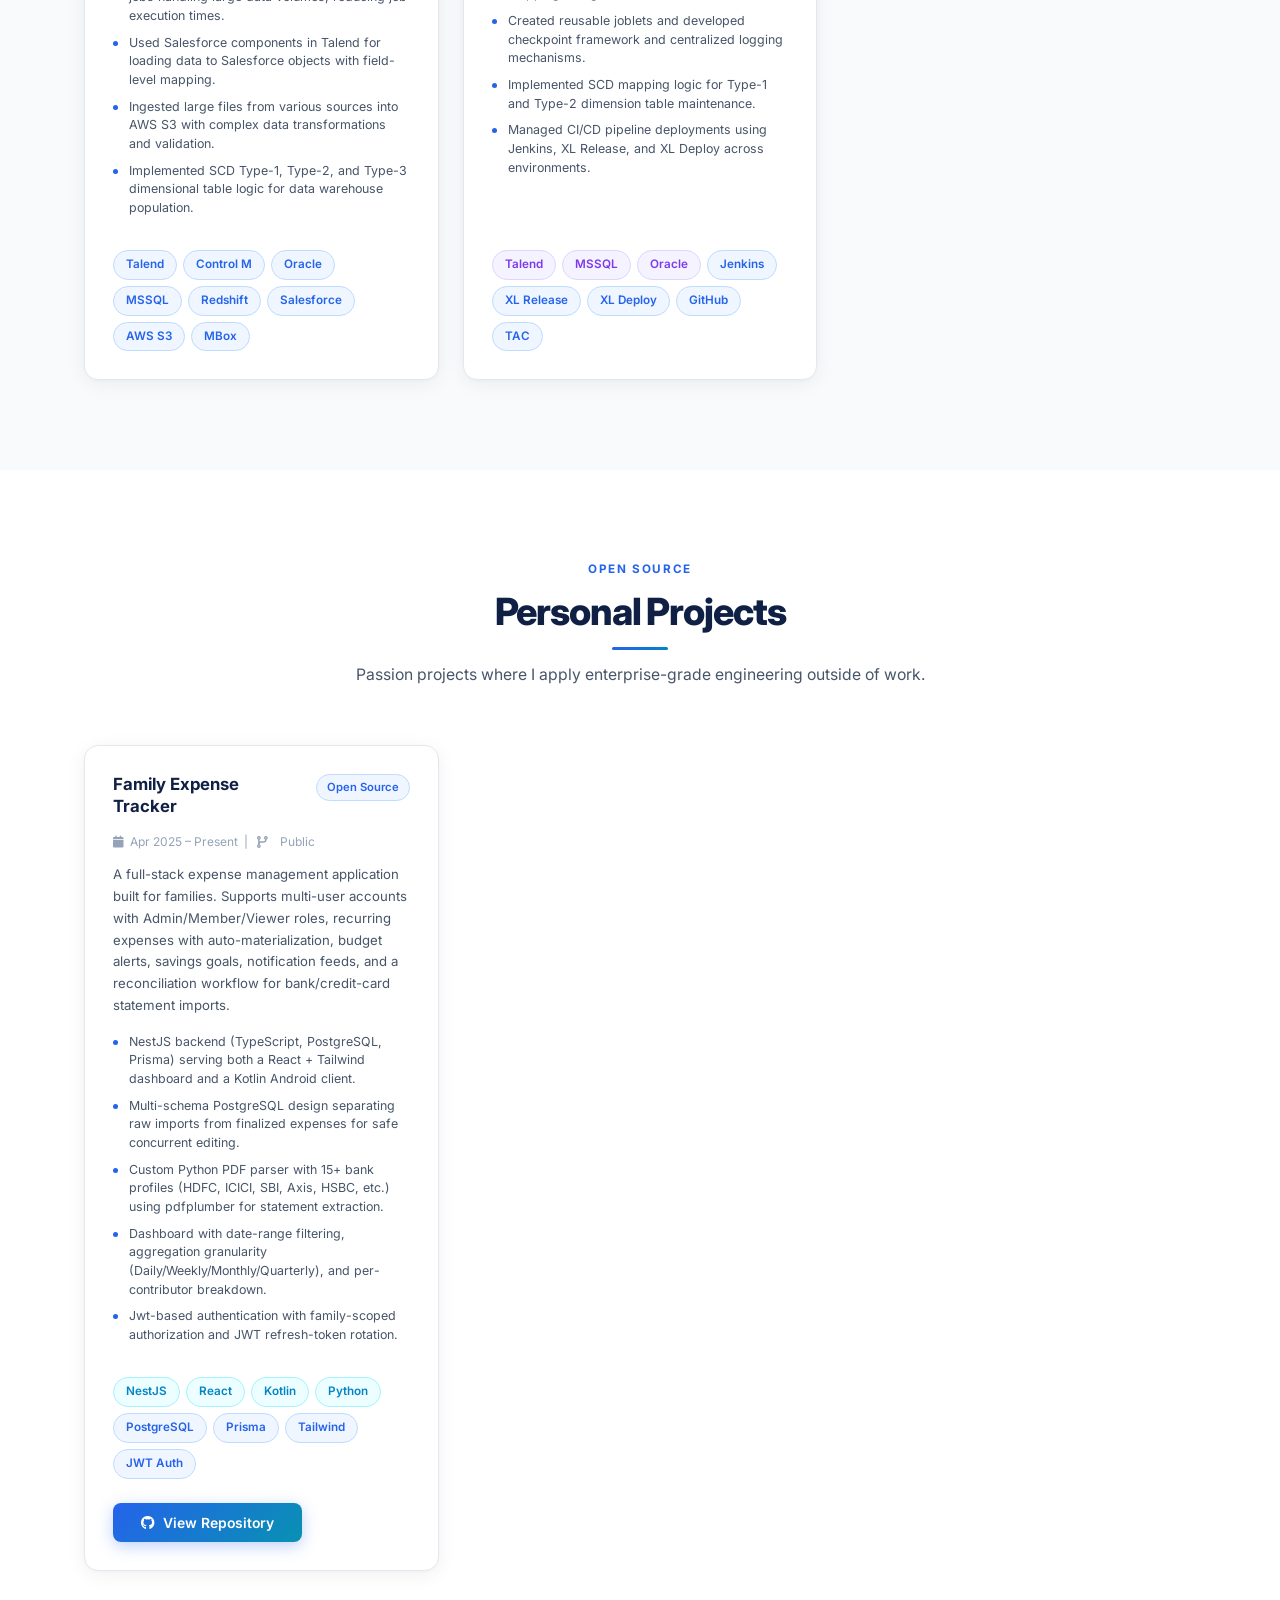
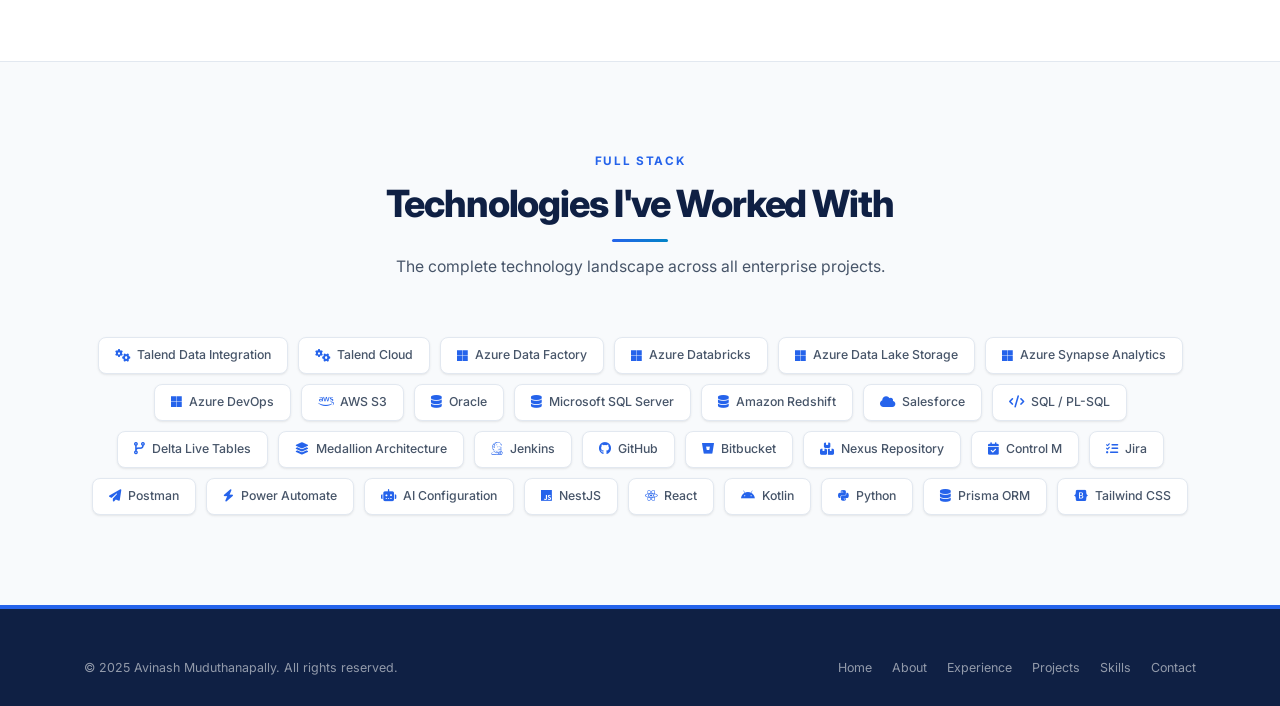
<file: Portfolio/projects.html>
<!DOCTYPE html>
<html lang="en">
<head>
  <meta charset="UTF-8" />
  <meta name="viewport" content="width=device-width, initial-scale=1.0" />
  <title>Projects – Avinash Muduthanapally</title>
  <meta name="description" content="Key projects by Avinash Muduthanapally – enterprise data engineering for Zeus, Petronas, Merck, J&J, UHG, plus the open-source Family Expense Tracker." />
  <meta property="og:type"        content="website" />
  <meta property="og:url"         content="https://avvi575.github.io/Portfolio/projects.html" />
  <meta property="og:title"       content="Projects – Avinash Muduthanapally | Senior Data Engineer & Full Stack Developer" />
  <meta property="og:description" content="Enterprise data engineering for Zeus, Petronas, Merck, J&amp;J, UHG, plus open-source Family Expense Tracker (NestJS, React, Kotlin, Python)." />
  <meta property="og:image"       content="https://avvi575.github.io/Portfolio/assets/images/profile.jpg" />
  <meta name="twitter:card"       content="summary_large_image" />

  <link rel="preconnect" href="https://fonts.googleapis.com" />
  <link rel="preconnect" href="https://fonts.gstatic.com" crossorigin />
  <link href="https://fonts.googleapis.com/css2?family=Inter:wght@300;400;500;600;700;800&display=swap" rel="stylesheet" />
  <link rel="stylesheet" href="https://cdnjs.cloudflare.com/ajax/libs/font-awesome/6.5.0/css/all.min.css" />
  <!-- AOS -->
  <link rel="stylesheet" href="https://unpkg.com/aos@2.3.4/dist/aos.css" />
  <link rel="stylesheet" href="assets/css/style.css" />

  <style>
    .projects-grid {
      display: grid;
      grid-template-columns: repeat(3, 1fr);
      gap: 24px;
    }
    .project-card-full {
      grid-column: span 1;
    }

    /* badge colours per company */
    .badge-wst   { background: #ecfdf5; border-color: #a7f3d0; color: #0d9488; }
    .badge-ey    { background: #fffbeb; border-color: #fde68a; color: #d97706; }
    .badge-cap   { background: #eff6ff; border-color: #bfdbfe; color: #2563eb; }
    .badge-optum { background: #f5f3ff; border-color: #ddd6fe; color: #7c3aed; }

    /* tech logos strip */
    .tech-strip {
      display: flex;
      flex-wrap: wrap;
      gap: 10px;
      justify-content: center;
    }
    .tech-chip {
      display: inline-flex;
      align-items: center;
      gap: 7px;
      padding: 7px 16px;
      background: #fff;
      border: 1px solid var(--border);
      border-radius: var(--radius-sm);
      font-size: 0.82rem;
      font-weight: 500;
      color: var(--text-secondary);
      transition: all var(--transition);
      box-shadow: var(--shadow-sm);
    }
    .tech-chip i { color: var(--accent-blue); }
    .tech-chip:hover {
      border-color: var(--accent-blue);
      color: var(--navy);
      transform: translateY(-2px);
      box-shadow: var(--shadow-hover);
    }

    @media (max-width: 1024px) {
      .projects-grid { grid-template-columns: repeat(2, 1fr); }
    }
    @media (max-width: 640px) {
      .projects-grid { grid-template-columns: 1fr; }
    }
  </style>
</head>
<body>

  <!-- ── Navbar ─────────────────────────────────────────────── -->
  <nav class="navbar" id="navbar">
    <div class="container">
      <div class="nav-inner">
        <a href="index.html" class="nav-logo">
          <div class="nav-logo-badge">AM</div>
          <span class="nav-logo-text">Avinash<span>.</span></span>
        </a>
        <div class="nav-links">
          <a href="index.html"      class="nav-link" data-page="index.html">Home</a>
          <a href="about.html"      class="nav-link" data-page="about.html">About</a>
          <a href="experience.html" class="nav-link" data-page="experience.html">Experience</a>
          <a href="projects.html"   class="nav-link" data-page="projects.html">Projects</a>
          <a href="skills.html"     class="nav-link" data-page="skills.html">Skills</a>
          <a href="contact.html"    class="nav-link nav-cta" data-page="contact.html">Contact</a>
        </div>
        <button class="hamburger" id="hamburger" aria-label="Toggle menu">
          <span></span><span></span><span></span>
        </button>
      </div>
    </div>
  </nav>
  <div class="mobile-menu" id="mobileMenu">
    <a href="index.html"      class="nav-link" data-page="index.html">Home</a>
    <a href="about.html"      class="nav-link" data-page="about.html">About</a>
    <a href="experience.html" class="nav-link" data-page="experience.html">Experience</a>
    <a href="projects.html"   class="nav-link" data-page="projects.html">Projects</a>
    <a href="skills.html"     class="nav-link" data-page="skills.html">Skills</a>
    <a href="contact.html"    class="nav-link nav-cta">Contact</a>
  </div>

  <!-- ── Page Hero ──────────────────────────────────────────── -->
  <section class="page-hero">
    <div class="container page-hero-inner">
      <div class="breadcrumb">
        <a href="index.html">Home</a>
        <i class="fa-solid fa-chevron-right"></i>
        <span>Projects</span>
      </div>
      <h1 class="page-hero-title">Key <span class="accent-blue">Projects</span></h1>
      <p class="page-hero-subtitle">Enterprise-scale data engineering solutions delivered across five major clients.</p>
    </div>
  </section>

  <!-- ── Projects Grid ──────────────────────────────────────── -->
  <section class="section" style="background: var(--bg-secondary);">
    <div class="container">
      <div class="projects-grid">

        <!-- 1. Zeus -->
        <div class="project-card" data-aos="fade-up" data-aos-delay="80" data-tilt>
          <div class="project-header">
            <div class="project-name">Zeus – Polymer Extrusion Manufacturing</div>
            <span class="project-client-badge tag badge-wst">Wright Shore / KetteQ</span>
          </div>
          <div class="project-period">
            <i class="fa-solid fa-calendar"></i> Mar 2025 – Present &nbsp;|&nbsp; <i class="fa-solid fa-circle" style="color:#14b8a6; font-size:0.5rem;"></i>&nbsp; Active
          </div>
          <p class="project-desc">
            Zeus is a leading manufacturer of high-performance polymer extrusions, specializing in fluoropolymer tubing (PTFE, FEP, PFA), heat shrink, and fiber optic coatings serving medical, aerospace, and energy industries. Architected and developed complete data flow covering ingestion from multiple source systems through transformation layers to final reporting outputs.
          </p>
          <ul class="project-achievements">
            <li>Architected full end-to-end data flow from source ingestion through transformation to reporting outputs.</li>
            <li>Developed reusable ETL/ELT framework components shared across multiple product teams, reducing development effort significantly.</li>
            <li>Built AI-driven configuration modules enabling rapid client-specific customizations with consolidated cumulative reporting dashboards.</li>
            <li>Performed Data Modeling and defined Entity Relationship structures for supply chain and aftermarket service management domains.</li>
          </ul>
          <div class="tags-row">
            <span class="tag tag-cyan">Talend Cloud</span>
            <span class="tag">In-House Engine Jobs</span>
            <span class="tag">SQL</span>
            <span class="tag">Data Modeling</span>
            <span class="tag">AI Configuration</span>
          </div>
        </div>

        <!-- 2. Petronas -->
        <div class="project-card" data-aos="fade-up" data-aos-delay="160" data-tilt>
          <div class="project-header">
            <div class="project-name">Petronas – Enterprise Data Hub</div>
            <span class="project-client-badge tag badge-ey">Ernst &amp; Young</span>
          </div>
          <div class="project-period">
            <i class="fa-solid fa-calendar"></i> Dec 2021 – Mar 2025 &nbsp;|&nbsp; Team of 10+
          </div>
          <p class="project-desc">
            End-to-end enterprise data hub for Petronas, the Malaysian national oil and gas company. Designed and built a scalable Medallion Architecture on Azure Databricks to consolidate data from heterogeneous source systems into a unified analytics platform supporting enterprise BI and reporting.
          </p>
          <ul class="project-achievements">
            <li>Designed Databricks Framework for Medallion Architecture (Bronze/Silver/Gold layers) with Delta Live Tables.</li>
            <li>Developed ADF ELT pipelines extracting from .json, .xml, .csv, .xlsx, and API sources into ADLS.</li>
            <li>Created metadata-driven Databricks Workflows enabling reusable, configurable pipeline orchestration.</li>
            <li>Led the ETL team of 10+ engineers and managed deliverables across multiple project tracks with zero escalations.</li>
            <li>Utilized Bulk Execution operations to load data into Azure Synapse Analytics at enterprise scale.</li>
          </ul>
          <div class="tags-row">
            <span class="tag tag-gold">Azure Databricks</span>
            <span class="tag tag-gold">Azure Data Factory</span>
            <span class="tag tag-gold">ADLS</span>
            <span class="tag tag-gold">Azure Synapse</span>
            <span class="tag">Talend</span>
            <span class="tag">Delta Live Tables</span>
            <span class="tag">Postman</span>
          </div>
        </div>

        <!-- 3. Merck -->
        <div class="project-card" data-aos="fade-up" data-aos-delay="240" data-tilt>
          <div class="project-header">
            <div class="project-name">Merck – Data Transformation &amp; Automation</div>
            <span class="project-client-badge tag badge-ey">Ernst &amp; Young</span>
          </div>
          <div class="project-period">
            <i class="fa-solid fa-calendar"></i> Jun 2021 – Dec 2021
          </div>
          <p class="project-desc">
            Data transformation and forecast automation initiative for Merck, a global pharmaceutical leader. Automated complex forecast reporting workflows that previously required significant manual effort, delivering data directly into business dashboards via Power Automate.
          </p>
          <ul class="project-achievements">
            <li>Created MSSQL Stored Procedures for complex data transformations supporting forecast reporting.</li>
            <li>Reduced manual reporting effort by 20x through full automation of forecast information onto business dashboards.</li>
            <li>Developed database views for downstream applications consuming data via Power Automate workflows.</li>
            <li>Collaborated with Business Analysis team for requirements gathering and technical documentation.</li>
          </ul>
          <div class="tags-row">
            <span class="tag">MSSQL</span>
            <span class="tag">Stored Procedures</span>
            <span class="tag">Power Automate</span>
            <span class="tag">SQL Views</span>
            <span class="tag tag-green">20x Automation</span>
          </div>
        </div>

        <!-- 4. Johnson & Johnson -->
        <div class="project-card" data-aos="fade-up" data-aos-delay="80" data-tilt>
          <div class="project-header">
            <div class="project-name">Johnson &amp; Johnson – ETL Development</div>
            <span class="project-client-badge tag badge-cap">Capgemini</span>
          </div>
          <div class="project-period">
            <i class="fa-solid fa-calendar"></i> Oct 2019 – Jun 2021
          </div>
          <p class="project-desc">
            Enterprise ETL development for Johnson &amp; Johnson's global data operations. Designed and built end-to-end Talend jobs handling large-volume data from heterogeneous sources including Salesforce CRM, Oracle, MSSQL, and AWS S3 into Redshift and downstream analytics systems.
          </p>
          <ul class="project-achievements">
            <li>Designed end-to-end ETL jobs from dev to production by analyzing BRDs and STM mappings.</li>
            <li>Implemented performance tuning strategies for jobs handling large data volumes, reducing job execution times.</li>
            <li>Used Salesforce components in Talend for loading data to Salesforce objects with field-level mapping.</li>
            <li>Ingested large files from various sources into AWS S3 with complex data transformations and validation.</li>
            <li>Implemented SCD Type-1, Type-2, and Type-3 dimensional table logic for data warehouse population.</li>
          </ul>
          <div class="tags-row">
            <span class="tag">Talend</span>
            <span class="tag">Control M</span>
            <span class="tag">Oracle</span>
            <span class="tag">MSSQL</span>
            <span class="tag">Redshift</span>
            <span class="tag">Salesforce</span>
            <span class="tag">AWS S3</span>
            <span class="tag">MBox</span>
          </div>
        </div>

        <!-- 5. United Health Group -->
        <div class="project-card" data-aos="fade-up" data-aos-delay="160" data-tilt>
          <div class="project-header">
            <div class="project-name">United Health Group – Data Warehousing &amp; ETL</div>
            <span class="project-client-badge tag badge-optum">Optum</span>
          </div>
          <div class="project-period">
            <i class="fa-solid fa-calendar"></i> Feb 2015 – Oct 2019
          </div>
          <p class="project-desc">
            Enterprise data warehousing and ETL platform for United Health Group, one of the largest health insurance companies in the US. Led the strategic migration from IBM DataStage to Talend, modernizing the ETL infrastructure and establishing reusable framework patterns.
          </p>
          <ul class="project-achievements">
            <li>Led DataStage to Talend migration initiative, ensuring functional parity for all legacy ETL jobs.</li>
            <li>Developed data mappings between source systems and warehouse components using Mapping Designer.</li>
            <li>Created reusable joblets and developed checkpoint framework and centralized logging mechanisms.</li>
            <li>Implemented SCD mapping logic for Type-1 and Type-2 dimension table maintenance.</li>
            <li>Managed CI/CD pipeline deployments using Jenkins, XL Release, and XL Deploy across environments.</li>
          </ul>
          <div class="tags-row">
            <span class="tag tag-purple">Talend</span>
            <span class="tag tag-purple">MSSQL</span>
            <span class="tag tag-purple">Oracle</span>
            <span class="tag">Jenkins</span>
            <span class="tag">XL Release</span>
            <span class="tag">XL Deploy</span>
            <span class="tag">GitHub</span>
            <span class="tag">TAC</span>
          </div>
        </div>

      </div>
    </div>
  </section>

  <!-- ── Personal Projects ────────────────────────────────────── -->
  <section class="section">
    <div class="container">
      <div class="section-header" data-aos="fade-up">
        <p style="font-size:0.78rem; color:var(--accent-blue); font-weight:700; letter-spacing:0.14em; text-transform:uppercase; margin-bottom:10px;">Open Source</p>
        <h2 class="section-title">Personal Projects</h2>
        <div class="divider"></div>
        <p class="section-subtitle">Passion projects where I apply enterprise-grade engineering outside of work.</p>
      </div>

      <div class="projects-grid">
        <div class="project-card project-card-full" data-aos="fade-up" data-tilt>
          <div class="project-header">
            <div class="project-name">Family Expense Tracker</div>
            <span class="project-client-badge tag" style="background:#eff6ff; border-color:#bfdbfe; color:#2563eb;">Open Source</span>
          </div>
          <div class="project-period">
            <i class="fa-solid fa-calendar"></i> Apr 2025 – Present &nbsp;|&nbsp; <i class="fa-solid fa-code-branch"></i>&nbsp; Public
          </div>
          <p class="project-desc">
            A full-stack expense management application built for families. Supports multi-user accounts with Admin/Member/Viewer roles, recurring expenses with auto-materialization, budget alerts, savings goals, notification feeds, and a reconciliation workflow for bank/credit-card statement imports.
          </p>
          <ul class="project-achievements">
            <li>NestJS backend (TypeScript, PostgreSQL, Prisma) serving both a React + Tailwind dashboard and a Kotlin Android client.</li>
            <li>Multi-schema PostgreSQL design separating raw imports from finalized expenses for safe concurrent editing.</li>
            <li>Custom Python PDF parser with 15+ bank profiles (HDFC, ICICI, SBI, Axis, HSBC, etc.) using pdfplumber for statement extraction.</li>
            <li>Dashboard with date-range filtering, aggregation granularity (Daily/Weekly/Monthly/Quarterly), and per-contributor breakdown.</li>
            <li>Jwt-based authentication with family-scoped authorization and JWT refresh-token rotation.</li>
          </ul>
          <div class="tags-row">
            <span class="tag tag-cyan">NestJS</span>
            <span class="tag tag-cyan">React</span>
            <span class="tag tag-cyan">Kotlin</span>
            <span class="tag tag-cyan">Python</span>
            <span class="tag">PostgreSQL</span>
            <span class="tag">Prisma</span>
            <span class="tag">Tailwind</span>
            <span class="tag">JWT Auth</span>
          </div>
          <div class="hero-actions" style="margin-top:24px;">
            <a href="https://github.com/avvi575/family-expense-tracker" class="btn btn-primary" target="_blank">
              <i class="fa-brands fa-github"></i> View Repository
            </a>
          </div>
        </div>
      </div>
    </div>
  </section>

  <!-- ── Technologies Section ───────────────────────────────── -->
  <section class="section" style="background: var(--bg-secondary); border-top:1px solid var(--border);">
    <div class="container">
      <div class="section-header" data-aos="fade-up">
        <p style="font-size:0.78rem; color:var(--accent-blue); font-weight:700; letter-spacing:0.14em; text-transform:uppercase; margin-bottom:10px;">Full Stack</p>
        <h2 class="section-title">Technologies I've Worked With</h2>
        <div class="divider"></div>
        <p class="section-subtitle">The complete technology landscape across all enterprise projects.</p>
      </div>

       <div class="tech-strip" data-aos="fade-up">
         <div class="tech-chip"><i class="fa-solid fa-gears"></i> Talend Data Integration</div>
         <div class="tech-chip"><i class="fa-solid fa-gears"></i> Talend Cloud</div>
         <div class="tech-chip"><i class="fa-brands fa-microsoft"></i> Azure Data Factory</div>
         <div class="tech-chip"><i class="fa-brands fa-microsoft"></i> Azure Databricks</div>
         <div class="tech-chip"><i class="fa-brands fa-microsoft"></i> Azure Data Lake Storage</div>
         <div class="tech-chip"><i class="fa-brands fa-microsoft"></i> Azure Synapse Analytics</div>
         <div class="tech-chip"><i class="fa-brands fa-microsoft"></i> Azure DevOps</div>
         <div class="tech-chip"><i class="fa-brands fa-aws"></i> AWS S3</div>
         <div class="tech-chip"><i class="fa-solid fa-database"></i> Oracle</div>
         <div class="tech-chip"><i class="fa-solid fa-database"></i> Microsoft SQL Server</div>
         <div class="tech-chip"><i class="fa-solid fa-database"></i> Amazon Redshift</div>
         <div class="tech-chip"><i class="fa-solid fa-cloud"></i> Salesforce</div>
         <div class="tech-chip"><i class="fa-solid fa-code"></i> SQL / PL-SQL</div>
         <div class="tech-chip"><i class="fa-solid fa-code-branch"></i> Delta Live Tables</div>
         <div class="tech-chip"><i class="fa-solid fa-layer-group"></i> Medallion Architecture</div>
         <div class="tech-chip"><i class="fa-brands fa-jenkins"></i> Jenkins</div>
         <div class="tech-chip"><i class="fa-brands fa-github"></i> GitHub</div>
         <div class="tech-chip"><i class="fa-brands fa-bitbucket"></i> Bitbucket</div>
         <div class="tech-chip"><i class="fa-solid fa-boxes-stacked"></i> Nexus Repository</div>
         <div class="tech-chip"><i class="fa-solid fa-calendar-check"></i> Control M</div>
         <div class="tech-chip"><i class="fa-solid fa-list-check"></i> Jira</div>
         <div class="tech-chip"><i class="fa-solid fa-paper-plane"></i> Postman</div>
         <div class="tech-chip"><i class="fa-solid fa-bolt"></i> Power Automate</div>
         <div class="tech-chip"><i class="fa-solid fa-robot"></i> AI Configuration</div>
         <!-- Full Stack -->
         <div class="tech-chip"><i class="fa-brands fa-js"></i> NestJS</div>
         <div class="tech-chip"><i class="fa-brands fa-react"></i> React</div>
         <div class="tech-chip"><i class="fa-brands fa-android"></i> Kotlin</div>
         <div class="tech-chip"><i class="fa-brands fa-python"></i> Python</div>
         <div class="tech-chip"><i class="fa-solid fa-database"></i> Prisma ORM</div>
         <div class="tech-chip"><i class="fa-brands fa-bootstrap"></i> Tailwind CSS</div>
       </div>
    </div>
  </section>

  <!-- ── Footer ──────────────────────────────────────────────── -->
  <footer class="footer">
    <div class="container">
      <div class="footer-inner">
        <p class="footer-copy">&copy; 2025 Avinash Muduthanapally. All rights reserved.</p>
        <nav class="footer-links">
          <a href="index.html">Home</a>
          <a href="about.html">About</a>
          <a href="experience.html">Experience</a>
          <a href="projects.html">Projects</a>
          <a href="skills.html">Skills</a>
          <a href="contact.html">Contact</a>
        </nav>
      </div>
    </div>
  </footer>

  <script src="https://unpkg.com/aos@2.3.4/dist/aos.js"></script>
  <script>AOS.init({ duration: 700, once: true, offset: 60 });</script>
  <script src="assets/js/main.js"></script>
</body>
</html>
</file>
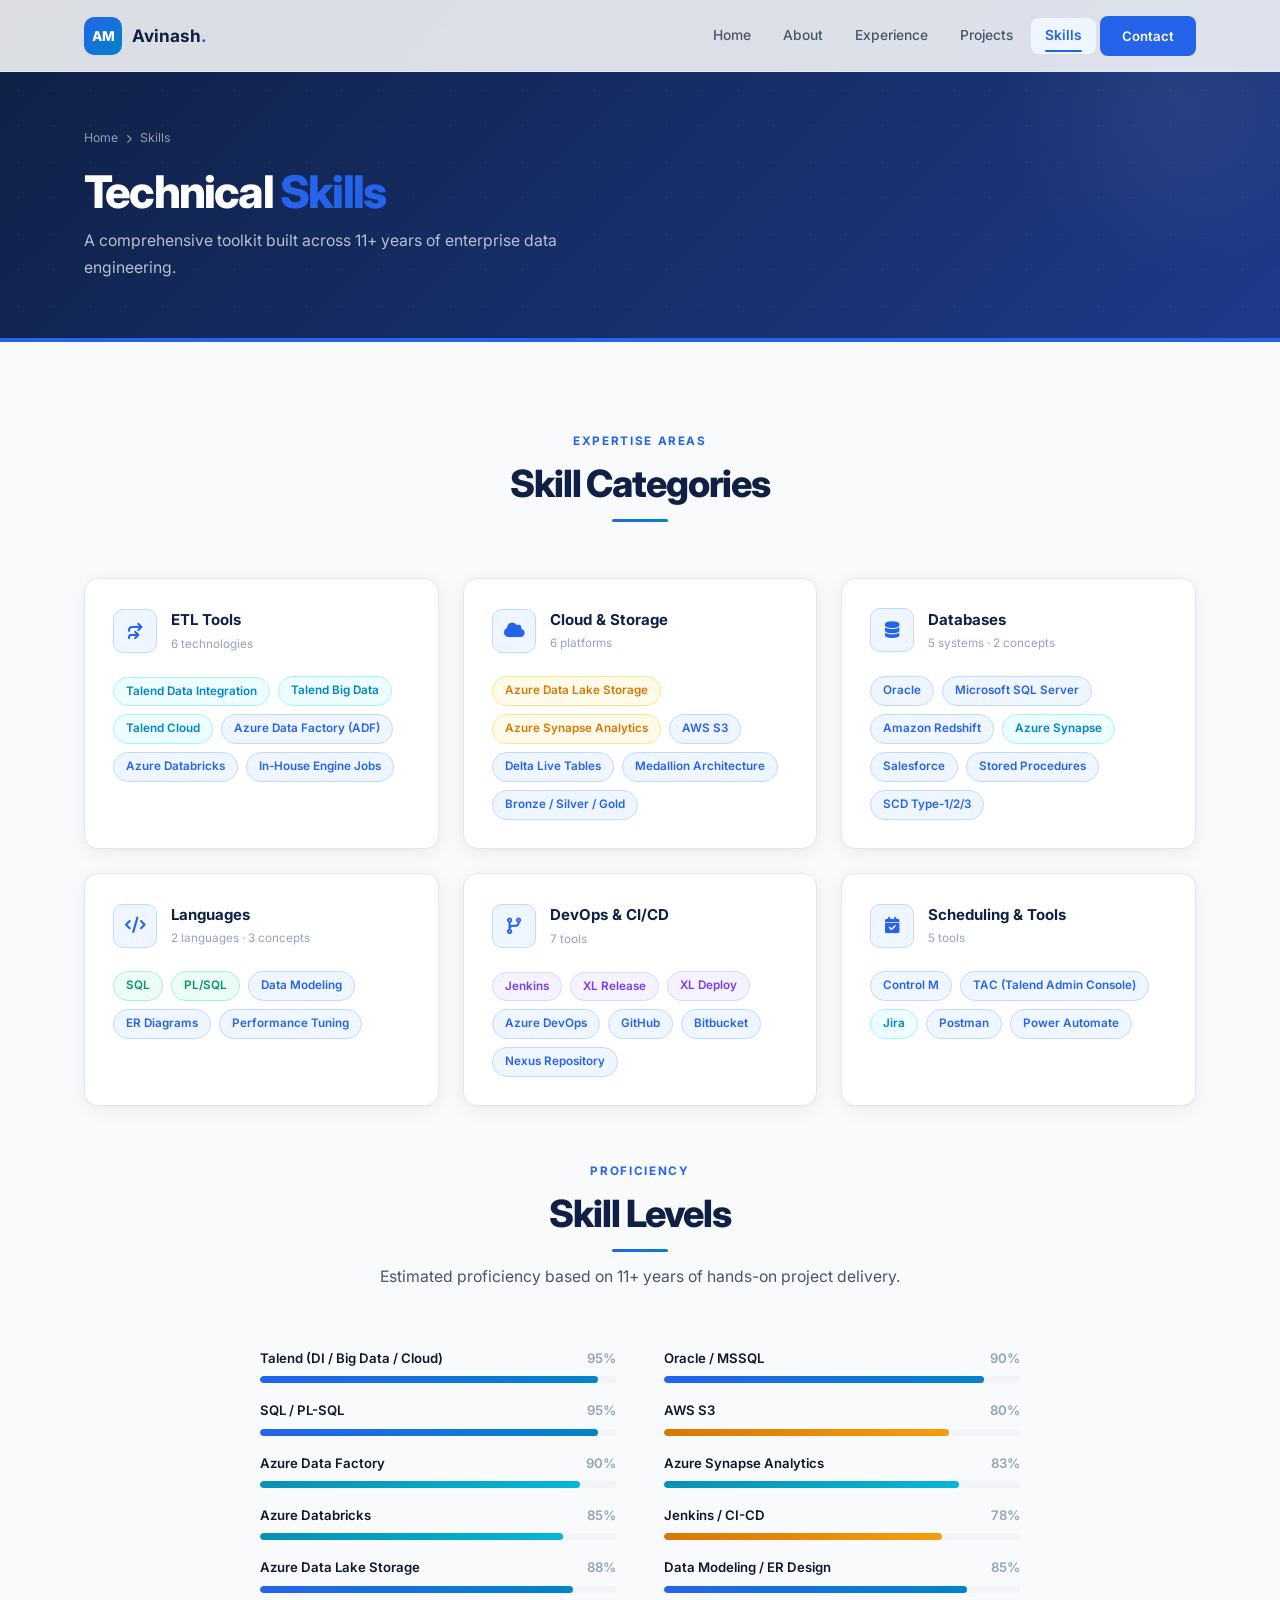
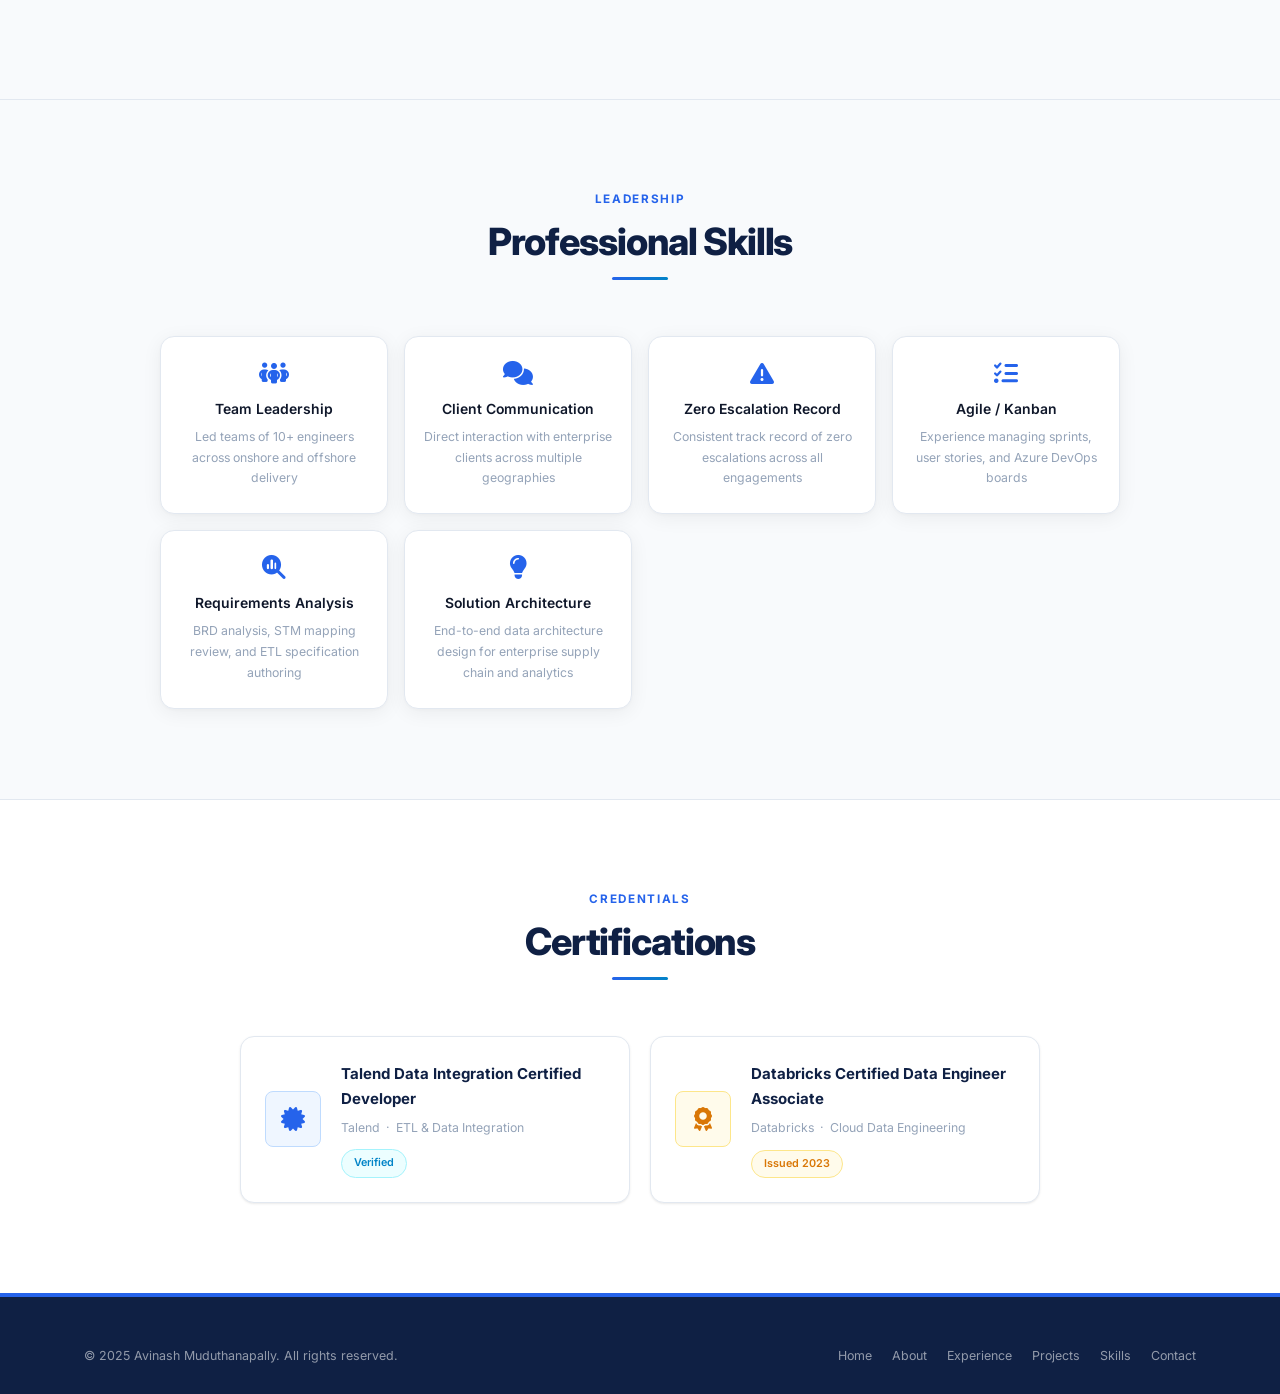
<file: Portfolio/skills.html>
<!DOCTYPE html>
<html lang="en">
<head>
  <meta charset="UTF-8" />
  <meta name="viewport" content="width=device-width, initial-scale=1.0" />
  <title>Skills – Avinash Muduthanapally</title>
  <meta name="description" content="Technical skills of Avinash Muduthanapally – Talend, Azure Databricks, ADF, SQL, DevOps, and more." />
  <meta property="og:type"        content="website" />
  <meta property="og:url"         content="https://avvi575.github.io/Portfolio/skills.html" />
  <meta property="og:title"       content="Skills – Avinash Muduthanapally | Senior Data Engineer" />
  <meta property="og:description" content="Talend, Azure Databricks, ADF, ADLS, Oracle, MSSQL, Redshift, SQL, Jenkins, Azure DevOps — certified Talend &amp; Databricks engineer." />
  <meta property="og:image"       content="https://avvi575.github.io/Portfolio/assets/images/profile.jpg" />
  <meta name="twitter:card"       content="summary_large_image" />

  <link rel="preconnect" href="https://fonts.googleapis.com" />
  <link rel="preconnect" href="https://fonts.gstatic.com" crossorigin />
  <link href="https://fonts.googleapis.com/css2?family=Inter:wght@300;400;500;600;700;800&display=swap" rel="stylesheet" />
  <link rel="stylesheet" href="https://cdnjs.cloudflare.com/ajax/libs/font-awesome/6.5.0/css/all.min.css" />
  <!-- AOS -->
  <link rel="stylesheet" href="https://unpkg.com/aos@2.3.4/dist/aos.css" />
  <link rel="stylesheet" href="assets/css/style.css" />

  <style>
    .skills-grid {
      display: grid;
      grid-template-columns: repeat(3, 1fr);
      gap: 24px;
      margin-bottom: 56px;
    }

    .proficiency-section {
      max-width: 760px;
      margin: 0 auto;
    }

    .proficiency-col {
      display: grid;
      grid-template-columns: 1fr 1fr;
      gap: 0 48px;
    }

    @media (max-width: 1024px) {
      .skills-grid { grid-template-columns: repeat(2, 1fr); }
    }
    @media (max-width: 640px) {
      .skills-grid { grid-template-columns: 1fr; }
      .proficiency-col { grid-template-columns: 1fr; gap: 0; }
    }
  </style>
</head>
<body>

  <!-- ── Navbar ─────────────────────────────────────────────── -->
  <nav class="navbar" id="navbar">
    <div class="container">
      <div class="nav-inner">
        <a href="index.html" class="nav-logo">
          <div class="nav-logo-badge">AM</div>
          <span class="nav-logo-text">Avinash<span>.</span></span>
        </a>
        <div class="nav-links">
          <a href="index.html"      class="nav-link" data-page="index.html">Home</a>
          <a href="about.html"      class="nav-link" data-page="about.html">About</a>
          <a href="experience.html" class="nav-link" data-page="experience.html">Experience</a>
          <a href="projects.html"   class="nav-link" data-page="projects.html">Projects</a>
          <a href="skills.html"     class="nav-link" data-page="skills.html">Skills</a>
          <a href="contact.html"    class="nav-link nav-cta" data-page="contact.html">Contact</a>
        </div>
        <button class="hamburger" id="hamburger" aria-label="Toggle menu">
          <span></span><span></span><span></span>
        </button>
      </div>
    </div>
  </nav>
  <div class="mobile-menu" id="mobileMenu">
    <a href="index.html"      class="nav-link" data-page="index.html">Home</a>
    <a href="about.html"      class="nav-link" data-page="about.html">About</a>
    <a href="experience.html" class="nav-link" data-page="experience.html">Experience</a>
    <a href="projects.html"   class="nav-link" data-page="projects.html">Projects</a>
    <a href="skills.html"     class="nav-link" data-page="skills.html">Skills</a>
    <a href="contact.html"    class="nav-link nav-cta">Contact</a>
  </div>

  <!-- ── Page Hero ──────────────────────────────────────────── -->
  <section class="page-hero">
    <div class="container page-hero-inner">
      <div class="breadcrumb">
        <a href="index.html">Home</a>
        <i class="fa-solid fa-chevron-right"></i>
        <span>Skills</span>
      </div>
      <h1 class="page-hero-title">Technical <span class="accent-blue">Skills</span></h1>
      <p class="page-hero-subtitle">A comprehensive toolkit built across 11+ years of enterprise data engineering.</p>
    </div>
  </section>

  <!-- ── Skill Category Cards ───────────────────────────────── -->
  <section class="section" style="background: var(--bg-secondary);">
    <div class="container">

      <div class="section-header" data-aos="fade-up">
        <p style="font-size:0.78rem; color:var(--accent-blue); font-weight:700; letter-spacing:0.14em; text-transform:uppercase; margin-bottom:10px;">Expertise Areas</p>
        <h2 class="section-title">Skill Categories</h2>
        <div class="divider"></div>
      </div>

      <div class="skills-grid">

        <!-- ETL Tools -->
        <div class="skill-cat-card" data-aos="fade-up" data-aos-delay="80">
          <div class="skill-cat-header">
            <div class="skill-cat-icon"><i class="fa-solid fa-arrows-turn-right"></i></div>
            <div>
              <div class="skill-cat-name">ETL Tools</div>
              <div class="skill-cat-count">6 technologies</div>
            </div>
          </div>
          <div class="skill-tags">
            <span class="tag tag-cyan">Talend Data Integration</span>
            <span class="tag tag-cyan">Talend Big Data</span>
            <span class="tag tag-cyan">Talend Cloud</span>
            <span class="tag">Azure Data Factory (ADF)</span>
            <span class="tag">Azure Databricks</span>
            <span class="tag">In-House Engine Jobs</span>
          </div>
        </div>

        <!-- Cloud & Storage -->
        <div class="skill-cat-card" data-aos="fade-up" data-aos-delay="160">
          <div class="skill-cat-header">
            <div class="skill-cat-icon"><i class="fa-solid fa-cloud"></i></div>
            <div>
              <div class="skill-cat-name">Cloud &amp; Storage</div>
              <div class="skill-cat-count">6 platforms</div>
            </div>
          </div>
          <div class="skill-tags">
            <span class="tag tag-gold">Azure Data Lake Storage</span>
            <span class="tag tag-gold">Azure Synapse Analytics</span>
            <span class="tag">AWS S3</span>
            <span class="tag">Delta Live Tables</span>
            <span class="tag">Medallion Architecture</span>
            <span class="tag">Bronze / Silver / Gold</span>
          </div>
        </div>

        <!-- Databases -->
        <div class="skill-cat-card" data-aos="fade-up" data-aos-delay="240">
          <div class="skill-cat-header">
            <div class="skill-cat-icon"><i class="fa-solid fa-database"></i></div>
            <div>
              <div class="skill-cat-name">Databases</div>
              <div class="skill-cat-count">5 systems &middot; 2 concepts</div>
            </div>
          </div>
          <div class="skill-tags">
            <span class="tag">Oracle</span>
            <span class="tag">Microsoft SQL Server</span>
            <span class="tag">Amazon Redshift</span>
            <span class="tag tag-cyan">Azure Synapse</span>
            <span class="tag">Salesforce</span>
            <span class="tag">Stored Procedures</span>
            <span class="tag">SCD Type-1/2/3</span>
          </div>
        </div>

        <!-- Languages -->
        <div class="skill-cat-card" data-aos="fade-up" data-aos-delay="80">
          <div class="skill-cat-header">
            <div class="skill-cat-icon"><i class="fa-solid fa-code"></i></div>
            <div>
              <div class="skill-cat-name">Languages</div>
              <div class="skill-cat-count">2 languages &middot; 3 concepts</div>
            </div>
          </div>
          <div class="skill-tags">
            <span class="tag tag-green">SQL</span>
            <span class="tag tag-green">PL/SQL</span>
            <span class="tag">Data Modeling</span>
            <span class="tag">ER Diagrams</span>
            <span class="tag">Performance Tuning</span>
          </div>
        </div>

        <!-- DevOps & CI/CD -->
        <div class="skill-cat-card" data-aos="fade-up" data-aos-delay="160">
          <div class="skill-cat-header">
            <div class="skill-cat-icon"><i class="fa-solid fa-code-branch"></i></div>
            <div>
              <div class="skill-cat-name">DevOps &amp; CI/CD</div>
              <div class="skill-cat-count">7 tools</div>
            </div>
          </div>
          <div class="skill-tags">
            <span class="tag tag-purple">Jenkins</span>
            <span class="tag tag-purple">XL Release</span>
            <span class="tag tag-purple">XL Deploy</span>
            <span class="tag">Azure DevOps</span>
            <span class="tag">GitHub</span>
            <span class="tag">Bitbucket</span>
            <span class="tag">Nexus Repository</span>
          </div>
        </div>

        <!-- Scheduling & Tools -->
        <div class="skill-cat-card" data-aos="fade-up" data-aos-delay="240">
          <div class="skill-cat-header">
            <div class="skill-cat-icon"><i class="fa-solid fa-calendar-check"></i></div>
            <div>
              <div class="skill-cat-name">Scheduling &amp; Tools</div>
              <div class="skill-cat-count">5 tools</div>
            </div>
          </div>
          <div class="skill-tags">
            <span class="tag">Control M</span>
            <span class="tag">TAC (Talend Admin Console)</span>
            <span class="tag tag-cyan">Jira</span>
            <span class="tag">Postman</span>
            <span class="tag">Power Automate</span>
          </div>
        </div>

      </div>

      <!-- ── Proficiency Bars ───────────────────────────────── -->
      <div class="section-header" data-aos="fade-up" style="margin-top: 16px;">
        <p style="font-size:0.78rem; color:var(--accent-blue); font-weight:700; letter-spacing:0.14em; text-transform:uppercase; margin-bottom:10px;">Proficiency</p>
        <h2 class="section-title">Skill Levels</h2>
        <div class="divider"></div>
        <p class="section-subtitle">Estimated proficiency based on 11+ years of hands-on project delivery.</p>
      </div>

      <div class="proficiency-section">
        <div class="proficiency-col">

          <!-- Left column -->
          <div>
            <div class="skill-bar-wrap" data-aos="fade-up" data-aos-delay="80">
              <div class="skill-bar-label">
                <span>Talend (DI / Big Data / Cloud)</span>
                <span class="accent-blue">95%</span>
              </div>
              <div class="skill-bar-track">
                <div class="skill-bar-fill" data-width="95"></div>
              </div>
            </div>

            <div class="skill-bar-wrap" data-aos="fade-up" data-aos-delay="160">
              <div class="skill-bar-label">
                <span>SQL / PL-SQL</span>
                <span class="accent-blue">95%</span>
              </div>
              <div class="skill-bar-track">
                <div class="skill-bar-fill" data-width="95"></div>
              </div>
            </div>

            <div class="skill-bar-wrap" data-aos="fade-up" data-aos-delay="240">
              <div class="skill-bar-label">
                <span>Azure Data Factory</span>
                <span class="accent-blue">90%</span>
              </div>
              <div class="skill-bar-track">
                <div class="skill-bar-fill fill-teal" data-width="90"></div>
              </div>
            </div>

            <div class="skill-bar-wrap" data-aos="fade-up" data-aos-delay="320">
              <div class="skill-bar-label">
                <span>Azure Databricks</span>
                <span class="accent-blue">85%</span>
              </div>
              <div class="skill-bar-track">
                <div class="skill-bar-fill fill-teal" data-width="85"></div>
              </div>
            </div>

            <div class="skill-bar-wrap" data-aos="fade-up" data-aos-delay="400">
              <div class="skill-bar-label">
                <span>Azure Data Lake Storage</span>
                <span class="accent-blue">88%</span>
              </div>
              <div class="skill-bar-track">
                <div class="skill-bar-fill" data-width="88"></div>
              </div>
            </div>
          </div>

          <!-- Right column -->
          <div>
            <div class="skill-bar-wrap" data-aos="fade-up" data-aos-delay="80">
              <div class="skill-bar-label">
                <span>Oracle / MSSQL</span>
                <span class="accent-blue">90%</span>
              </div>
              <div class="skill-bar-track">
                <div class="skill-bar-fill" data-width="90"></div>
              </div>
            </div>

            <div class="skill-bar-wrap" data-aos="fade-up" data-aos-delay="160">
              <div class="skill-bar-label">
                <span>AWS S3</span>
                <span class="accent-blue">80%</span>
              </div>
              <div class="skill-bar-track">
                <div class="skill-bar-fill fill-gold" data-width="80"></div>
              </div>
            </div>

            <div class="skill-bar-wrap" data-aos="fade-up" data-aos-delay="240">
              <div class="skill-bar-label">
                <span>Azure Synapse Analytics</span>
                <span class="accent-blue">83%</span>
              </div>
              <div class="skill-bar-track">
                <div class="skill-bar-fill fill-teal" data-width="83"></div>
              </div>
            </div>

            <div class="skill-bar-wrap" data-aos="fade-up" data-aos-delay="320">
              <div class="skill-bar-label">
                <span>Jenkins / CI-CD</span>
                <span class="accent-blue">78%</span>
              </div>
              <div class="skill-bar-track">
                <div class="skill-bar-fill fill-gold" data-width="78"></div>
              </div>
            </div>

            <div class="skill-bar-wrap" data-aos="fade-up" data-aos-delay="400">
              <div class="skill-bar-label">
                <span>Data Modeling / ER Design</span>
                <span class="accent-blue">85%</span>
              </div>
              <div class="skill-bar-track">
                <div class="skill-bar-fill" data-width="85"></div>
              </div>
            </div>
          </div>

        </div>
      </div>

    </div>
  </section>

  <!-- ── Soft Skills ─────────────────────────────────────────── -->
  <section class="section" style="background: var(--bg-secondary); border-top:1px solid var(--border);">
    <div class="container">
      <div class="section-header" data-aos="fade-up">
        <p style="font-size:0.78rem; color:var(--accent-blue); font-weight:700; letter-spacing:0.14em; text-transform:uppercase; margin-bottom:10px;">Leadership</p>
        <h2 class="section-title">Professional Skills</h2>
        <div class="divider"></div>
      </div>

      <div style="display:grid; grid-template-columns: repeat(auto-fill, minmax(220px,1fr)); gap:16px; max-width:960px; margin:0 auto;">
        <div class="card" data-aos="fade-up" data-aos-delay="80" style="text-align:center; padding:24px 16px;">
          <i class="fa-solid fa-people-group" style="font-size:1.6rem; color:var(--accent-blue); margin-bottom:12px; display:block;"></i>
          <div style="font-weight:600; font-size:0.93rem; margin-bottom:6px;">Team Leadership</div>
          <div style="font-size:0.82rem; color:var(--text-muted);">Led teams of 10+ engineers across onshore and offshore delivery</div>
        </div>
        <div class="card" data-aos="fade-up" data-aos-delay="160" style="text-align:center; padding:24px 16px;">
          <i class="fa-solid fa-comments" style="font-size:1.6rem; color:var(--accent-blue); margin-bottom:12px; display:block;"></i>
          <div style="font-weight:600; font-size:0.93rem; margin-bottom:6px;">Client Communication</div>
          <div style="font-size:0.82rem; color:var(--text-muted);">Direct interaction with enterprise clients across multiple geographies</div>
        </div>
        <div class="card" data-aos="fade-up" data-aos-delay="240" style="text-align:center; padding:24px 16px;">
          <i class="fa-solid fa-triangle-exclamation" style="font-size:1.6rem; color:var(--accent-blue); margin-bottom:12px; display:block;"></i>
          <div style="font-weight:600; font-size:0.93rem; margin-bottom:6px;">Zero Escalation Record</div>
          <div style="font-size:0.82rem; color:var(--text-muted);">Consistent track record of zero escalations across all engagements</div>
        </div>
        <div class="card" data-aos="fade-up" data-aos-delay="320" style="text-align:center; padding:24px 16px;">
          <i class="fa-solid fa-list-check" style="font-size:1.6rem; color:var(--accent-blue); margin-bottom:12px; display:block;"></i>
          <div style="font-weight:600; font-size:0.93rem; margin-bottom:6px;">Agile / Kanban</div>
          <div style="font-size:0.82rem; color:var(--text-muted);">Experience managing sprints, user stories, and Azure DevOps boards</div>
        </div>
        <div class="card" data-aos="fade-up" data-aos-delay="400" style="text-align:center; padding:24px 16px;">
          <i class="fa-solid fa-magnifying-glass-chart" style="font-size:1.6rem; color:var(--accent-blue); margin-bottom:12px; display:block;"></i>
          <div style="font-weight:600; font-size:0.93rem; margin-bottom:6px;">Requirements Analysis</div>
          <div style="font-size:0.82rem; color:var(--text-muted);">BRD analysis, STM mapping review, and ETL specification authoring</div>
        </div>
        <div class="card" data-aos="fade-up" data-aos-delay="80" style="text-align:center; padding:24px 16px;">
          <i class="fa-solid fa-lightbulb" style="font-size:1.6rem; color:var(--accent-blue); margin-bottom:12px; display:block;"></i>
          <div style="font-weight:600; font-size:0.93rem; margin-bottom:6px;">Solution Architecture</div>
          <div style="font-size:0.82rem; color:var(--text-muted);">End-to-end data architecture design for enterprise supply chain and analytics</div>
        </div>
      </div>
    </div>
  </section>

  <!-- ── Certifications ─────────────────────────────────────── -->
  <section class="section" style="background: var(--bg-primary); border-top:1px solid var(--border);" >
    <div class="container">
      <div class="section-header" data-aos="fade-up">
        <p style="font-size:0.78rem; color:var(--accent-blue); font-weight:700; letter-spacing:0.14em; text-transform:uppercase; margin-bottom:10px;">Credentials</p>
        <h2 class="section-title">Certifications</h2>
        <div class="divider"></div>
      </div>

      <div style="display:grid; grid-template-columns: repeat(auto-fill, minmax(340px,1fr)); gap:20px; max-width:800px; margin:0 auto;">
        <div class="cert-card" data-aos="fade-up" data-aos-delay="80">
          <div class="cert-icon cert-icon-talend">
            <i class="fa-solid fa-certificate"></i>
          </div>
          <div>
            <div class="cert-name">Talend Data Integration Certified Developer</div>
            <div class="cert-issuer" style="margin-top:6px;">Talend &nbsp;&middot;&nbsp; ETL &amp; Data Integration</div>
            <div style="margin-top:10px;">
              <span class="tag tag-cyan" style="font-size:0.72rem;">Verified</span>
            </div>
          </div>
        </div>
        <div class="cert-card" data-aos="fade-up" data-aos-delay="160">
          <div class="cert-icon cert-icon-databricks">
            <i class="fa-solid fa-award"></i>
          </div>
          <div>
            <div class="cert-name">Databricks Certified Data Engineer Associate</div>
            <div class="cert-issuer" style="margin-top:6px;">Databricks &nbsp;&middot;&nbsp; Cloud Data Engineering</div>
            <div style="margin-top:10px;">
              <span class="tag tag-gold" style="font-size:0.72rem;">Issued 2023</span>
            </div>
          </div>
        </div>
      </div>
    </div>
  </section>

  <!-- ── Footer ──────────────────────────────────────────────── -->
  <footer class="footer">
    <div class="container">
      <div class="footer-inner">
        <p class="footer-copy">&copy; 2025 Avinash Muduthanapally. All rights reserved.</p>
        <nav class="footer-links">
          <a href="index.html">Home</a>
          <a href="about.html">About</a>
          <a href="experience.html">Experience</a>
          <a href="projects.html">Projects</a>
          <a href="skills.html">Skills</a>
          <a href="contact.html">Contact</a>
        </nav>
      </div>
    </div>
  </footer>

  <script src="https://unpkg.com/aos@2.3.4/dist/aos.js"></script>
  <script>AOS.init({ duration: 700, once: true, offset: 60 });</script>
  <script src="assets/js/main.js"></script>
</body>
</html>
</file>
<file: Portfolio/assets/css/style.css>
/* =============================================================
   Avinash Muduthanapally Portfolio – Main Stylesheet (Light Corporate)
   ============================================================= */

:root {
  --bg-primary:      #ffffff;
  --bg-secondary:    #f8fafc;
  --bg-alt:          #f1f5f9;
  --bg-card:         #ffffff;
  --bg-card-hover:   #f8fafc;
  --navy:            #0f2044;
  --accent-blue:     #2563eb;
  --accent-sky:      #0284c7;
  --accent-gold:     #d97706;
  --accent-teal:     #0891b2;
  --text-primary:    #0f172a;
  --text-secondary:  #475569;
  --text-muted:      #94a3b8;
  --border:          #e2e8f0;
  --border-hover:    rgba(37,99,235,0.35);
  --nav-height:      72px;
  --radius-sm:       8px;
  --radius-md:       14px;
  --radius-lg:       22px;
  --shadow-sm:       0 1px 3px rgba(0,0,0,0.06), 0 1px 2px rgba(0,0,0,0.04);
  --shadow-card:     0 4px 20px rgba(0,0,0,0.06), 0 1px 4px rgba(0,0,0,0.03);
  --shadow-hover:    0 12px 40px rgba(37,99,235,0.10), 0 4px 16px rgba(0,0,0,0.06);
  --shadow-glow:     0 8px 32px rgba(37,99,235,0.12);
  --transition:      0.25s cubic-bezier(0.4,0,0.2,1);
  --font-base:       'Inter', sans-serif;
}

*, *::before, *::after { box-sizing: border-box; margin: 0; padding: 0; }

html {
  font-size: 15px;
  scroll-behavior: smooth;
  -webkit-font-smoothing: antialiased;
}

body {
  font-family: var(--font-base);
  background-color: var(--bg-primary);
  color: var(--text-primary);
  line-height: 1.7;
  overflow-x: hidden;
}

a { color: inherit; text-decoration: none; }
ul, ol { list-style: none; }
img { display: block; max-width: 100%; }
button { cursor: pointer; font-family: inherit; border: none; background: none; }

::-webkit-scrollbar { width: 6px; }
::-webkit-scrollbar-track { background: var(--bg-alt); }
::-webkit-scrollbar-thumb { background: var(--accent-blue); border-radius: 3px; }
::-webkit-scrollbar-thumb:hover { background: var(--navy); }

/* ── Typography ── */
.section-title {
  font-size: clamp(1.8rem, 4vw, 2.5rem);
  font-weight: 800;
  letter-spacing: -0.03em;
  line-height: 1.15;
  color: var(--navy);
}
.section-subtitle {
  font-size: 1.05rem;
  color: var(--text-secondary);
  max-width: 600px;
}
.accent-blue  { color: var(--accent-blue); }
.accent-sky   { color: var(--accent-sky); }
.accent-gold  { color: var(--accent-gold); }
.text-muted   { color: var(--text-muted); }

/* ── Layout ── */
.container {
  width: 100%;
  max-width: 1160px;
  margin: 0 auto;
  padding: 0 24px;
}
.section { padding: 90px 0; }
.section-alt { background: var(--bg-secondary); }
.section-header {
  text-align: center;
  margin-bottom: 56px;
}
.section-header .section-subtitle { margin: 12px auto 0; }
.divider {
  width: 56px;
  height: 3px;
  background: linear-gradient(90deg, var(--accent-blue), var(--accent-sky));
  border-radius: 2px;
  margin: 14px auto 0;
}
.divider-left { margin-left: 0; }

/* ── Section eyebrow label ── */
.section-eyebrow {
  font-size: 0.78rem;
  color: var(--accent-blue);
  font-weight: 700;
  letter-spacing: 0.14em;
  text-transform: uppercase;
  margin-bottom: 10px;
  display: block;
}

/* ── Navbar ── */
.navbar {
  position: fixed;
  top: 0; left: 0; right: 0;
  height: var(--nav-height);
  z-index: 1000;
  background: rgba(255,255,255,0.85);
  backdrop-filter: blur(12px);
  -webkit-backdrop-filter: blur(12px);
  border-bottom: 1px solid var(--border);
  transition: box-shadow var(--transition);
}
.navbar.scrolled {
  box-shadow: 0 2px 16px rgba(0,0,0,0.08);
}
.nav-inner {
  display: flex;
  align-items: center;
  justify-content: space-between;
  height: var(--nav-height);
}
.nav-logo {
  display: flex;
  align-items: center;
  gap: 10px;
  font-weight: 700;
  font-size: 1.15rem;
  color: var(--navy);
}
.nav-logo-badge {
  width: 38px; height: 38px;
  border-radius: 10px;
  background: linear-gradient(135deg, var(--accent-blue), var(--accent-sky));
  display: flex; align-items: center; justify-content: center;
  font-weight: 800;
  font-size: 0.9rem;
  color: #fff;
  flex-shrink: 0;
}
.nav-logo-text { color: var(--navy); }
.nav-logo-text span { color: var(--accent-blue); }

.nav-links {
  display: flex;
  align-items: center;
  gap: 4px;
}
.nav-link {
  position: relative;
  padding: 6px 14px;
  font-size: 0.92rem;
  font-weight: 500;
  color: var(--text-secondary);
  border-radius: var(--radius-sm);
  transition: color var(--transition);
}
.nav-link::after {
  content: '';
  position: absolute;
  bottom: 2px; left: 14px; right: 14px;
  height: 2px;
  background: var(--accent-blue);
  border-radius: 1px;
  transform: scaleX(0);
  transition: transform var(--transition);
}
.nav-link:hover { color: var(--accent-blue); }
.nav-link.active {
  color: var(--accent-blue);
  font-weight: 600;
  background: #eff6ff;
  border-radius: var(--radius-sm);
}
.nav-link.active::after { transform: scaleX(1); }
.nav-link:hover::after { transform: scaleX(1); }

.nav-cta {
  padding: 9px 22px;
  background: var(--accent-blue);
  color: #fff !important;
  border-radius: var(--radius-sm);
  font-weight: 600;
  font-size: 0.88rem;
  transition: background var(--transition), transform var(--transition), box-shadow var(--transition);
}
.nav-cta::after { display: none; }
.nav-cta:hover {
  background: var(--navy);
  transform: translateY(-1px);
  box-shadow: 0 4px 16px rgba(37,99,235,0.25);
}

.hamburger {
  display: none;
  flex-direction: column;
  gap: 5px;
  padding: 6px;
}
.hamburger span {
  display: block;
  width: 24px; height: 2px;
  background: var(--navy);
  border-radius: 1px;
  transition: transform var(--transition), opacity var(--transition);
}
.hamburger.open span:nth-child(1) { transform: translateY(7px) rotate(45deg); }
.hamburger.open span:nth-child(2) { opacity: 0; }
.hamburger.open span:nth-child(3) { transform: translateY(-7px) rotate(-45deg); }

.mobile-menu {
  display: none;
  position: fixed;
  top: var(--nav-height); left: 0; right: 0;
  background: rgba(255,255,255,0.98);
  backdrop-filter: blur(16px);
  border-bottom: 1px solid var(--border);
  box-shadow: 0 8px 24px rgba(0,0,0,0.08);
  padding: 16px 24px 24px;
  z-index: 999;
  flex-direction: column;
  gap: 4px;
}
.mobile-menu.open { display: flex; }
.mobile-menu .nav-link {
  padding: 12px 16px;
  border-radius: var(--radius-sm);
  font-size: 1rem;
  display: block;
  color: var(--text-primary);
}
.mobile-menu .nav-link:hover { background: var(--bg-secondary); color: var(--accent-blue); }
.mobile-menu .nav-cta { margin-top: 8px; text-align: center; }

/* ── Buttons ── */
.btn {
  display: inline-flex;
  align-items: center;
  gap: 8px;
  padding: 13px 28px;
  border-radius: var(--radius-sm);
  font-size: 0.93rem;
  font-weight: 600;
  transition: all var(--transition);
  cursor: pointer;
  border: none;
  line-height: 1;
  white-space: nowrap;
}
.btn-primary {
  background: linear-gradient(135deg, #2563eb, #0891b2);
  color: #fff;
  box-shadow: 0 4px 16px rgba(37,99,235,0.30);
}
.btn-primary:hover {
  background: linear-gradient(135deg, #1d4ed8, #0e7490);
  transform: translateY(-2px);
  box-shadow: 0 8px 28px rgba(37,99,235,0.40);
}
.btn-secondary {
  background: #fff;
  color: var(--accent-blue);
  border: 1.5px solid var(--accent-blue);
}
.btn-secondary:hover {
  background: var(--accent-blue);
  color: #fff;
  transform: translateY(-2px);
  box-shadow: 0 4px 16px rgba(37,99,235,0.20);
}
.btn-outline-gold {
  background: transparent;
  color: var(--accent-gold);
  border: 1.5px solid var(--accent-gold);
}
.btn-outline-gold:hover {
  background: var(--accent-gold);
  color: #fff;
  transform: translateY(-2px);
}

/* ── Cards ── */
.card {
  background: var(--bg-card);
  border: 1px solid var(--border);
  border-radius: var(--radius-md);
  padding: 28px;
  transition: all var(--transition);
  position: relative;
  overflow: hidden;
  box-shadow: var(--shadow-card);
}
.card:hover {
  border-color: var(--border-hover);
  box-shadow: var(--shadow-hover);
  transform: translateY(-4px);
  border-left: 3px solid var(--accent-blue);
}

/* ── Tags / Badges ── */
.tag {
  display: inline-flex;
  align-items: center;
  padding: 4px 12px;
  background: #eff6ff;
  border: 1px solid #bfdbfe;
  border-radius: 20px;
  font-size: 0.78rem;
  font-weight: 600;
  color: var(--accent-blue);
  white-space: nowrap;
}
.tag-cyan {
  background: #ecfeff;
  border-color: #a5f3fc;
  color: var(--accent-sky);
}
.tag-gold {
  background: #fffbeb;
  border-color: #fde68a;
  color: var(--accent-gold);
}
.tag-green {
  background: #ecfdf5;
  border-color: #a7f3d0;
  color: #059669;
}
.tag-purple {
  background: #f5f3ff;
  border-color: #ddd6fe;
  color: #7c3aed;
}
.tag-navy {
  background: #eff6ff;
  border-color: #bfdbfe;
  color: var(--navy);
}
.tags-row {
  display: flex;
  flex-wrap: wrap;
  gap: 6px;
  margin-top: 14px;
}

/* ── Page Hero (inner pages) ── */
.page-hero {
  padding: calc(var(--nav-height) + 56px) 0 56px;
  background: linear-gradient(135deg, var(--navy) 0%, #1e3a8a 100%);
  position: relative;
  overflow: hidden;
  border-bottom: 4px solid var(--accent-blue);
}
.page-hero::before {
  content: '';
  position: absolute;
  inset: 0;
  background-image: radial-gradient(circle, rgba(255,255,255,0.04) 1px, transparent 1px);
  background-size: 36px 36px;
  pointer-events: none;
}
.page-hero::after {
  content: '';
  position: absolute;
  top: -80px; right: -80px;
  width: 360px; height: 360px;
  background: radial-gradient(circle, rgba(255,255,255,0.06) 0%, transparent 70%);
  pointer-events: none;
}
.page-hero-inner { position: relative; z-index: 1; }
.breadcrumb {
  display: flex;
  align-items: center;
  gap: 8px;
  font-size: 0.82rem;
  color: rgba(255,255,255,0.55);
  margin-bottom: 18px;
}
.breadcrumb a { transition: color var(--transition); }
.breadcrumb a:hover { color: rgba(255,255,255,0.9); }
.breadcrumb i { font-size: 0.6rem; }
.page-hero-title {
  font-size: clamp(2rem, 5vw, 3rem);
  font-weight: 800;
  letter-spacing: -0.04em;
  line-height: 1.1;
  color: #ffffff;
}
.page-hero-subtitle {
  margin-top: 12px;
  font-size: 1.05rem;
  color: rgba(255,255,255,0.70);
  max-width: 540px;
}

/* ── Timeline ── */
.timeline { position: relative; }
.timeline::before {
  content: '';
  position: absolute;
  left: 28px; top: 8px; bottom: 8px;
  width: 2px;
  background: linear-gradient(180deg, var(--accent-blue), var(--accent-sky), #e2e8f0);
  border-radius: 1px;
}
.timeline-item {
  position: relative;
  padding-left: 72px;
  padding-bottom: 44px;
}
.timeline-item:last-child { padding-bottom: 0; }
.timeline-dot {
  position: absolute;
  left: 19px; top: 8px;
  width: 20px; height: 20px;
  border-radius: 50%;
  background: #fff;
  border: 2px solid var(--accent-blue);
  z-index: 1;
  transition: all var(--transition);
  box-shadow: var(--shadow-sm);
}
.timeline-dot::after {
  content: '';
  position: absolute;
  inset: 3px;
  border-radius: 50%;
  background: var(--accent-blue);
}
.timeline-item:hover .timeline-dot {
  border-color: var(--navy);
  box-shadow: 0 0 0 4px rgba(37,99,235,0.12);
}
.timeline-item:hover .timeline-dot::after { background: var(--navy); }

.timeline-card {
  background: #fff;
  border: 1px solid var(--border);
  border-radius: var(--radius-md);
  padding: 28px 32px;
  transition: all var(--transition);
  box-shadow: var(--shadow-card);
}
.timeline-card:hover {
  border-color: var(--border-hover);
  box-shadow: var(--shadow-hover);
  border-left: 3px solid var(--accent-blue);
}
.timeline-company {
  display: flex;
  align-items: flex-start;
  justify-content: space-between;
  gap: 16px;
  flex-wrap: wrap;
}
.company-name {
  font-size: 1.18rem;
  font-weight: 700;
  color: var(--navy);
}
.company-role {
  font-size: 0.95rem;
  font-weight: 600;
  color: var(--accent-blue);
  margin-top: 4px;
}
.company-meta {
  display: flex;
  gap: 16px;
  flex-wrap: wrap;
  margin-top: 8px;
  font-size: 0.82rem;
  color: var(--text-muted);
}
.company-meta span { display: flex; align-items: center; gap: 5px; }
.timeline-period {
  font-size: 0.82rem;
  font-weight: 600;
  color: var(--accent-gold);
  background: #fffbeb;
  border: 1px solid #fde68a;
  padding: 4px 12px;
  border-radius: 20px;
  white-space: nowrap;
}
.timeline-bullets {
  margin-top: 18px;
  display: flex;
  flex-direction: column;
  gap: 9px;
}
.timeline-bullets li {
  position: relative;
  padding-left: 18px;
  font-size: 0.90rem;
  color: var(--text-secondary);
  line-height: 1.65;
}
.timeline-bullets li::before {
  content: '';
  position: absolute;
  left: 0; top: 9px;
  width: 6px; height: 6px;
  border-radius: 50%;
  background: var(--accent-blue);
}

/* ── Skill Bars ── */
.skill-bar-wrap { margin-bottom: 16px; }
.skill-bar-label {
  display: flex;
  justify-content: space-between;
  margin-bottom: 7px;
  font-size: 0.88rem;
  font-weight: 600;
  color: var(--text-primary);
}
.skill-bar-label span:last-child { color: var(--text-muted); }
.skill-bar-track {
  height: 7px;
  background: var(--bg-alt);
  border-radius: 4px;
  overflow: hidden;
}
.skill-bar-fill {
  height: 100%;
  border-radius: 4px;
  background: linear-gradient(90deg, var(--accent-blue), var(--accent-sky));
  width: 0;
  transition: width 1.2s cubic-bezier(0.4,0,0.2,1);
}
.fill-teal { background: linear-gradient(90deg, #0891b2, #06b6d4); }
.fill-gold  { background: linear-gradient(90deg, #d97706, #f59e0b); }

/* ── Stats ── */
.stats-grid {
  display: grid;
  grid-template-columns: repeat(4, 1fr);
  gap: 20px;
}
.stat-item {
  background: #fff;
  border: 1px solid var(--border);
  border-radius: var(--radius-md);
  padding: 32px 24px;
  text-align: center;
  box-shadow: var(--shadow-card);
  transition: all var(--transition);
}
.stat-item:hover {
  border-color: var(--border-hover);
  box-shadow: var(--shadow-hover);
  transform: translateY(-3px);
}
.stat-number {
  font-size: clamp(2rem, 4vw, 2.6rem);
  font-weight: 800;
  letter-spacing: -0.04em;
  background: linear-gradient(135deg, var(--accent-blue), var(--accent-sky));
  -webkit-background-clip: text;
  -webkit-text-fill-color: transparent;
  background-clip: text;
  line-height: 1;
}
.stat-label {
  font-size: 0.80rem;
  color: var(--text-muted);
  margin-top: 8px;
  font-weight: 600;
  text-transform: uppercase;
  letter-spacing: 0.08em;
}

/* ── Contact Form ── */
.form-group { margin-bottom: 20px; }
.form-group label {
  display: block;
  font-size: 0.84rem;
  font-weight: 600;
  color: var(--text-primary);
  margin-bottom: 8px;
}
.form-group input,
.form-group textarea,
.form-group select {
  width: 100%;
  background: var(--bg-secondary);
  border: 1.5px solid var(--border);
  border-radius: var(--radius-sm);
  padding: 13px 16px;
  font-size: 0.92rem;
  font-family: var(--font-base);
  color: var(--text-primary);
  transition: border-color var(--transition), box-shadow var(--transition);
  outline: none;
  resize: vertical;
}
.form-group input::placeholder,
.form-group textarea::placeholder { color: var(--text-muted); }
.form-group input:focus,
.form-group textarea:focus,
.form-group select:focus {
  border-color: var(--accent-blue);
  box-shadow: 0 0 0 3px rgba(37,99,235,0.10);
  background: #fff;
}
.form-group textarea { min-height: 140px; }

/* ── Footer ── */
.footer {
  background: var(--navy);
  padding: 48px 0 28px;
  border-top: 4px solid var(--accent-blue);
}
.footer-inner {
  display: flex;
  align-items: center;
  justify-content: space-between;
  flex-wrap: wrap;
  gap: 20px;
}
.footer-copy {
  font-size: 0.83rem;
  color: rgba(255,255,255,0.55);
}
.footer-links {
  display: flex;
  gap: 20px;
  flex-wrap: wrap;
}
.footer-links a {
  font-size: 0.83rem;
  color: rgba(255,255,255,0.55);
  transition: color var(--transition);
}
.footer-links a:hover { color: #fff; }

/* ── Social Links ── */
.social-links { display: flex; gap: 12px; align-items: center; }
.social-link {
  width: 40px; height: 40px;
  border-radius: 10px;
  background: #fff;
  border: 1px solid var(--border);
  display: flex; align-items: center; justify-content: center;
  font-size: 1rem;
  color: var(--text-secondary);
  transition: all var(--transition);
  box-shadow: var(--shadow-sm);
}
.social-link:hover {
  border-color: var(--accent-blue);
  color: var(--accent-blue);
  transform: translateY(-3px);
  box-shadow: 0 6px 20px rgba(37,99,235,0.15);
}

/* ── Contact Info Cards ── */
.contact-info-card {
  display: flex;
  align-items: flex-start;
  gap: 16px;
  padding: 20px;
  background: #fff;
  border: 1px solid var(--border);
  border-radius: var(--radius-md);
  transition: all var(--transition);
  margin-bottom: 16px;
  box-shadow: var(--shadow-sm);
}
.contact-info-card:hover {
  border-color: var(--border-hover);
  box-shadow: var(--shadow-hover);
}
.contact-icon {
  width: 44px; height: 44px;
  border-radius: 10px;
  background: #eff6ff;
  border: 1px solid #bfdbfe;
  display: flex; align-items: center; justify-content: center;
  font-size: 1.1rem;
  color: var(--accent-blue);
  flex-shrink: 0;
}
.contact-info-label {
  font-size: 0.75rem;
  text-transform: uppercase;
  letter-spacing: 0.1em;
  color: var(--text-muted);
  font-weight: 600;
}
.contact-info-value {
  font-size: 0.92rem;
  color: var(--text-primary);
  font-weight: 500;
  margin-top: 3px;
}
.contact-info-value a {
  color: var(--accent-blue);
  transition: color var(--transition);
}
.contact-info-value a:hover { color: var(--navy); }

/* ── Cert Cards ── */
.cert-card {
  display: flex;
  align-items: center;
  gap: 20px;
  padding: 24px;
  background: #fff;
  border: 1px solid var(--border);
  border-radius: var(--radius-md);
  transition: all var(--transition);
  box-shadow: var(--shadow-sm);
}
.cert-card:hover {
  border-color: var(--border-hover);
  box-shadow: var(--shadow-hover);
}
.cert-icon {
  width: 56px; height: 56px;
  border-radius: var(--radius-sm);
  display: flex; align-items: center; justify-content: center;
  font-size: 1.6rem;
  flex-shrink: 0;
}
.cert-icon-talend {
  background: #eff6ff;
  border: 1px solid #bfdbfe;
  color: var(--accent-blue);
}
.cert-icon-databricks {
  background: #fffbeb;
  border: 1px solid #fde68a;
  color: var(--accent-gold);
}
.cert-name { font-size: 1rem; font-weight: 700; color: var(--navy); }
.cert-issuer { font-size: 0.82rem; color: var(--text-muted); margin-top: 4px; }

/* ── Domain Pills ── */
.domain-grid { display: flex; flex-wrap: wrap; gap: 12px; }
.domain-pill {
  padding: 10px 20px;
  background: #fff;
  border: 1.5px solid var(--border);
  border-radius: 30px;
  font-size: 0.88rem;
  font-weight: 500;
  color: var(--text-secondary);
  transition: all var(--transition);
  display: flex;
  align-items: center;
  gap: 8px;
  box-shadow: var(--shadow-sm);
}
.domain-pill:hover {
  border-color: var(--accent-blue);
  color: var(--accent-blue);
  background: #eff6ff;
  transform: translateY(-2px);
}

/* ── Client Cards ── */
.client-grid {
  display: grid;
  grid-template-columns: repeat(auto-fill, minmax(160px, 1fr));
  gap: 16px;
}
.client-card {
  padding: 20px 16px;
  background: #fff;
  border: 1px solid var(--border);
  border-radius: var(--radius-md);
  text-align: center;
  font-size: 0.90rem;
  font-weight: 600;
  color: var(--text-secondary);
  transition: all var(--transition);
  box-shadow: var(--shadow-sm);
}
.client-card:hover {
  border-color: var(--border-hover);
  color: var(--navy);
  transform: translateY(-3px);
  box-shadow: var(--shadow-hover);
}
.client-card i { display: block; font-size: 1.5rem; margin-bottom: 8px; color: var(--accent-blue); }

/* ── Project Cards ── */
.projects-grid {
  display: grid;
  grid-template-columns: repeat(auto-fill, minmax(340px, 1fr));
  gap: 24px;
}
.project-card {
  background: #fff;
  border: 1px solid var(--border);
  border-radius: var(--radius-md);
  padding: 28px;
  transition: all var(--transition);
  position: relative;
  display: flex;
  flex-direction: column;
  overflow: hidden;
  box-shadow: var(--shadow-card);
}
.project-card::after {
  content: '';
  position: absolute;
  top: 0; left: 0; right: 0;
  height: 3px;
  background: linear-gradient(90deg, var(--accent-blue), var(--accent-sky));
  transform: scaleX(0);
  transition: transform var(--transition);
  transform-origin: left;
}
.project-card:hover {
  border-color: var(--border-hover);
  box-shadow: var(--shadow-hover);
  transform: translateY(-5px);
  border-left: 3px solid var(--accent-blue);
}
.project-card:hover::after { transform: scaleX(1); }
.project-header {
  display: flex;
  align-items: flex-start;
  justify-content: space-between;
  gap: 12px;
  margin-bottom: 14px;
}
.project-name {
  font-size: 1.12rem;
  font-weight: 700;
  color: var(--navy);
  line-height: 1.3;
}
.project-client-badge {
  font-size: 0.75rem;
  font-weight: 600;
  padding: 3px 10px;
  border-radius: 20px;
  white-space: nowrap;
  flex-shrink: 0;
}
.project-period {
  font-size: 0.80rem;
  color: var(--text-muted);
  margin-bottom: 12px;
  display: flex;
  align-items: center;
  gap: 6px;
}
.project-desc {
  font-size: 0.88rem;
  color: var(--text-secondary);
  line-height: 1.65;
  margin-bottom: 16px;
}
.project-achievements {
  list-style: none;
  display: flex;
  flex-direction: column;
  gap: 8px;
  margin-bottom: 18px;
  flex: 1;
}
.project-achievements li {
  position: relative;
  padding-left: 16px;
  font-size: 0.83rem;
  color: var(--text-secondary);
  line-height: 1.5;
}
.project-achievements li::before {
  content: '';
  position: absolute;
  left: 0; top: 7px;
  width: 5px; height: 5px;
  border-radius: 50%;
  background: var(--accent-blue);
}

/* ── Skill Category Card ── */
.skill-cat-card {
  background: #fff;
  border: 1px solid var(--border);
  border-radius: var(--radius-md);
  padding: 28px;
  transition: all var(--transition);
  box-shadow: var(--shadow-card);
}
.skill-cat-card:hover {
  border-color: var(--border-hover);
  box-shadow: var(--shadow-hover);
}
.skill-cat-header {
  display: flex;
  align-items: center;
  gap: 14px;
  margin-bottom: 22px;
}
.skill-cat-icon {
  width: 44px; height: 44px;
  border-radius: 10px;
  background: #eff6ff;
  border: 1px solid #bfdbfe;
  display: flex; align-items: center; justify-content: center;
  font-size: 1.1rem;
  color: var(--accent-blue);
}
.skill-cat-name {
  font-size: 1rem;
  font-weight: 700;
  color: var(--navy);
}
.skill-cat-count {
  font-size: 0.78rem;
  color: var(--text-muted);
  margin-top: 2px;
}
.skill-tags { display: flex; flex-wrap: wrap; gap: 8px; }

/* ── Animations ── */
@keyframes fadeInUp {
  from { opacity: 0; transform: translateY(28px); }
  to   { opacity: 1; transform: translateY(0); }
}
@keyframes slideInLeft {
  from { opacity: 0; transform: translateX(-40px); }
  to   { opacity: 1; transform: translateX(0); }
}
@keyframes slideInRight {
  from { opacity: 0; transform: translateX(40px); }
  to   { opacity: 1; transform: translateX(0); }
}
@keyframes shimmer {
  0%   { background-position: -200% center; }
  100% { background-position:  200% center; }
}
@keyframes float {
  0%, 100% { transform: translateY(0); }
  50%       { transform: translateY(-8px); }
}
@keyframes rotate-ring {
  from { transform: rotate(0deg); }
  to   { transform: rotate(360deg); }
}
@keyframes blink {
  0%, 100% { opacity: 1; }
  50%       { opacity: 0; }
}
@keyframes bgPan {
  from { background-position: 0 0; }
  to   { background-position: 40px 40px; }
}
@keyframes pulse-ring {
  0%, 100% { box-shadow: 0 0 0 0 rgba(37,99,235,0.2), 0 0 0 4px var(--accent-blue), 0 16px 48px rgba(37,99,235,0.20); }
  50%       { box-shadow: 0 0 0 10px rgba(37,99,235,0), 0 0 0 4px var(--accent-blue), 0 16px 48px rgba(37,99,235,0.20); }
}

/* AOS replaces these — kept as stubs so any leftover class references don't break layout */
.animate-on-scroll { }
.animate-on-scroll.is-visible { }
.slide-left { }
.slide-right { }
.slide-left.is-visible { }
.slide-right.is-visible { }

.delay-1 { transition-delay: 0.08s; }
.delay-2 { transition-delay: 0.16s; }
.delay-3 { transition-delay: 0.24s; }
.delay-4 { transition-delay: 0.32s; }
.delay-5 { transition-delay: 0.40s; }

/* ── Responsive ── */
@media (max-width: 1024px) {
  .stats-grid { grid-template-columns: repeat(2, 1fr); }
  .projects-grid { grid-template-columns: 1fr; }
}
@media (max-width: 768px) {
  :root { --nav-height: 64px; }
  .nav-links { display: none; }
  .hamburger { display: flex; }
  .section { padding: 64px 0; }
  .timeline::before { left: 14px; }
  .timeline-item { padding-left: 44px; }
  .timeline-dot { left: 5px; }
  .page-hero { padding-top: calc(var(--nav-height) + 36px); }
  .footer-inner { flex-direction: column; text-align: center; }
  .footer-links { justify-content: center; }
  .projects-grid { grid-template-columns: 1fr; }
  .stats-grid { grid-template-columns: repeat(2, 1fr); }
}
@media (max-width: 480px) {
  .stats-grid { grid-template-columns: 1fr 1fr; }
  .btn { padding: 11px 20px; font-size: 0.87rem; }
}
</file>
<file: assets/css/style.css>
/* =============================================================
   Avinash Muduthanapally Portfolio – Main Stylesheet (Light Corporate)
   ============================================================= */

:root {
  --bg-primary:      #ffffff;
  --bg-secondary:    #f8fafc;
  --bg-alt:          #f1f5f9;
  --bg-card:         #ffffff;
  --bg-card-hover:   #f8fafc;
  --navy:            #0f2044;
  --accent-blue:     #2563eb;
  --accent-sky:      #0284c7;
  --accent-gold:     #d97706;
  --accent-teal:     #0891b2;
  --text-primary:    #0f172a;
  --text-secondary:  #475569;
  --text-muted:      #94a3b8;
  --border:          #e2e8f0;
  --border-hover:    rgba(37,99,235,0.35);
  --nav-height:      72px;
  --radius-sm:       8px;
  --radius-md:       14px;
  --radius-lg:       22px;
  --shadow-sm:       0 1px 3px rgba(0,0,0,0.06), 0 1px 2px rgba(0,0,0,0.04);
  --shadow-card:     0 4px 20px rgba(0,0,0,0.06), 0 1px 4px rgba(0,0,0,0.03);
  --shadow-hover:    0 12px 40px rgba(37,99,235,0.10), 0 4px 16px rgba(0,0,0,0.06);
  --shadow-glow:     0 8px 32px rgba(37,99,235,0.12);
  --transition:      0.25s cubic-bezier(0.4,0,0.2,1);
  --font-base:       'Inter', sans-serif;
}

*, *::before, *::after { box-sizing: border-box; margin: 0; padding: 0; }

html {
  font-size: 15px;
  scroll-behavior: smooth;
  -webkit-font-smoothing: antialiased;
}

body {
  font-family: var(--font-base);
  background-color: var(--bg-primary);
  color: var(--text-primary);
  line-height: 1.7;
  overflow-x: hidden;
}

a { color: inherit; text-decoration: none; }
ul, ol { list-style: none; }
img { display: block; max-width: 100%; }
button { cursor: pointer; font-family: inherit; border: none; background: none; }

::-webkit-scrollbar { width: 6px; }
::-webkit-scrollbar-track { background: var(--bg-alt); }
::-webkit-scrollbar-thumb { background: var(--accent-blue); border-radius: 3px; }
::-webkit-scrollbar-thumb:hover { background: var(--navy); }

/* ── Typography ── */
.section-title {
  font-size: clamp(1.8rem, 4vw, 2.5rem);
  font-weight: 800;
  letter-spacing: -0.03em;
  line-height: 1.15;
  color: var(--navy);
}
.section-subtitle {
  font-size: 1.05rem;
  color: var(--text-secondary);
  max-width: 600px;
}
.accent-blue  { color: var(--accent-blue); }
.accent-sky   { color: var(--accent-sky); }
.accent-gold  { color: var(--accent-gold); }
.text-muted   { color: var(--text-muted); }

/* ── Layout ── */
.container {
  width: 100%;
  max-width: 1160px;
  margin: 0 auto;
  padding: 0 24px;
}
.section { padding: 90px 0; }
.section-alt { background: var(--bg-secondary); }
.section-header {
  text-align: center;
  margin-bottom: 56px;
}
.section-header .section-subtitle { margin: 12px auto 0; }
.divider {
  width: 56px;
  height: 3px;
  background: linear-gradient(90deg, var(--accent-blue), var(--accent-sky));
  border-radius: 2px;
  margin: 14px auto 0;
}
.divider-left { margin-left: 0; }

/* ── Navbar ── */
.navbar {
  position: fixed;
  top: 0; left: 0; right: 0;
  height: var(--nav-height);
  z-index: 1000;
  background: rgba(255,255,255,0.85);
  backdrop-filter: blur(12px);
  -webkit-backdrop-filter: blur(12px);
  border-bottom: 1px solid var(--border);
  transition: box-shadow var(--transition);
}
.navbar.scrolled {
  box-shadow: 0 2px 16px rgba(0,0,0,0.08);
}
.nav-inner {
  display: flex;
  align-items: center;
  justify-content: space-between;
  height: var(--nav-height);
}
.nav-logo {
  display: flex;
  align-items: center;
  gap: 10px;
  font-weight: 700;
  font-size: 1.15rem;
  color: var(--navy);
}
.nav-logo-badge {
  width: 38px; height: 38px;
  border-radius: 10px;
  background: linear-gradient(135deg, var(--accent-blue), var(--accent-sky));
  display: flex; align-items: center; justify-content: center;
  font-weight: 800;
  font-size: 0.9rem;
  color: #fff;
  flex-shrink: 0;
}
.nav-logo-text { color: var(--navy); }
.nav-logo-text span { color: var(--accent-blue); }

.nav-links {
  display: flex;
  align-items: center;
  gap: 4px;
}
.nav-link {
  position: relative;
  padding: 6px 14px;
  font-size: 0.92rem;
  font-weight: 500;
  color: var(--text-secondary);
  border-radius: var(--radius-sm);
  transition: color var(--transition);
}
.nav-link::after {
  content: '';
  position: absolute;
  bottom: 2px; left: 14px; right: 14px;
  height: 2px;
  background: var(--accent-blue);
  border-radius: 1px;
  transform: scaleX(0);
  transition: transform var(--transition);
}
.nav-link:hover { color: var(--accent-blue); }
.nav-link.active { color: var(--accent-blue); font-weight: 600; }
.nav-link.active::after { transform: scaleX(1); }
.nav-link:hover::after { transform: scaleX(1); }

.nav-cta {
  padding: 9px 22px;
  background: var(--accent-blue);
  color: #fff !important;
  border-radius: var(--radius-sm);
  font-weight: 600;
  font-size: 0.88rem;
  transition: background var(--transition), transform var(--transition), box-shadow var(--transition);
}
.nav-cta::after { display: none; }
.nav-cta:hover {
  background: var(--navy);
  transform: translateY(-1px);
  box-shadow: 0 4px 16px rgba(37,99,235,0.25);
}

.hamburger {
  display: none;
  flex-direction: column;
  gap: 5px;
  padding: 6px;
}
.hamburger span {
  display: block;
  width: 24px; height: 2px;
  background: var(--navy);
  border-radius: 1px;
  transition: transform var(--transition), opacity var(--transition);
}
.hamburger.open span:nth-child(1) { transform: translateY(7px) rotate(45deg); }
.hamburger.open span:nth-child(2) { opacity: 0; }
.hamburger.open span:nth-child(3) { transform: translateY(-7px) rotate(-45deg); }

.mobile-menu {
  display: none;
  position: fixed;
  top: var(--nav-height); left: 0; right: 0;
  background: rgba(255,255,255,0.98);
  backdrop-filter: blur(16px);
  border-bottom: 1px solid var(--border);
  box-shadow: 0 8px 24px rgba(0,0,0,0.08);
  padding: 16px 24px 24px;
  z-index: 999;
  flex-direction: column;
  gap: 4px;
}
.mobile-menu.open { display: flex; }
.mobile-menu .nav-link {
  padding: 12px 16px;
  border-radius: var(--radius-sm);
  font-size: 1rem;
  display: block;
  color: var(--text-primary);
}
.mobile-menu .nav-link:hover { background: var(--bg-secondary); color: var(--accent-blue); }
.mobile-menu .nav-cta { margin-top: 8px; text-align: center; }

/* ── Buttons ── */
.btn {
  display: inline-flex;
  align-items: center;
  gap: 8px;
  padding: 13px 28px;
  border-radius: var(--radius-sm);
  font-size: 0.93rem;
  font-weight: 600;
  transition: all var(--transition);
  cursor: pointer;
  border: none;
  line-height: 1;
  white-space: nowrap;
}
.btn-primary {
  background: var(--accent-blue);
  color: #fff;
  box-shadow: 0 2px 8px rgba(37,99,235,0.20);
}
.btn-primary:hover {
  background: var(--navy);
  transform: translateY(-2px);
  box-shadow: 0 6px 24px rgba(37,99,235,0.30);
}
.btn-secondary {
  background: #fff;
  color: var(--accent-blue);
  border: 1.5px solid var(--accent-blue);
}
.btn-secondary:hover {
  background: var(--accent-blue);
  color: #fff;
  transform: translateY(-2px);
  box-shadow: 0 4px 16px rgba(37,99,235,0.20);
}
.btn-outline-gold {
  background: transparent;
  color: var(--accent-gold);
  border: 1.5px solid var(--accent-gold);
}
.btn-outline-gold:hover {
  background: var(--accent-gold);
  color: #fff;
  transform: translateY(-2px);
}

/* ── Cards ── */
.card {
  background: var(--bg-card);
  border: 1px solid var(--border);
  border-radius: var(--radius-md);
  padding: 28px;
  transition: all var(--transition);
  position: relative;
  overflow: hidden;
  box-shadow: var(--shadow-card);
}
.card:hover {
  border-color: var(--border-hover);
  box-shadow: var(--shadow-hover);
  transform: translateY(-4px);
}

/* ── Tags / Badges ── */
.tag {
  display: inline-flex;
  align-items: center;
  padding: 4px 12px;
  background: #eff6ff;
  border: 1px solid #bfdbfe;
  border-radius: 20px;
  font-size: 0.78rem;
  font-weight: 600;
  color: var(--accent-blue);
  white-space: nowrap;
}
.tag-cyan {
  background: #ecfeff;
  border-color: #a5f3fc;
  color: var(--accent-sky);
}
.tag-gold {
  background: #fffbeb;
  border-color: #fde68a;
  color: var(--accent-gold);
}
.tag-green {
  background: #ecfdf5;
  border-color: #a7f3d0;
  color: #059669;
}
.tag-purple {
  background: #f5f3ff;
  border-color: #ddd6fe;
  color: #7c3aed;
}
.tag-navy {
  background: #eff6ff;
  border-color: #bfdbfe;
  color: var(--navy);
}
.tags-row {
  display: flex;
  flex-wrap: wrap;
  gap: 6px;
  margin-top: 14px;
}

/* ── Page Hero (inner pages) ── */
.page-hero {
  padding: calc(var(--nav-height) + 56px) 0 56px;
  background: linear-gradient(135deg, var(--navy) 0%, #1e3a8a 100%);
  position: relative;
  overflow: hidden;
}
.page-hero::before {
  content: '';
  position: absolute;
  inset: 0;
  background-image: radial-gradient(circle, rgba(255,255,255,0.04) 1px, transparent 1px);
  background-size: 36px 36px;
  pointer-events: none;
}
.page-hero::after {
  content: '';
  position: absolute;
  top: -80px; right: -80px;
  width: 360px; height: 360px;
  background: radial-gradient(circle, rgba(255,255,255,0.06) 0%, transparent 70%);
  pointer-events: none;
}
.page-hero-inner { position: relative; z-index: 1; }
.breadcrumb {
  display: flex;
  align-items: center;
  gap: 8px;
  font-size: 0.82rem;
  color: rgba(255,255,255,0.55);
  margin-bottom: 18px;
}
.breadcrumb a { transition: color var(--transition); }
.breadcrumb a:hover { color: rgba(255,255,255,0.9); }
.breadcrumb i { font-size: 0.6rem; }
.page-hero-title {
  font-size: clamp(2rem, 5vw, 3rem);
  font-weight: 800;
  letter-spacing: -0.04em;
  line-height: 1.1;
  color: #ffffff;
}
.page-hero-subtitle {
  margin-top: 12px;
  font-size: 1.05rem;
  color: rgba(255,255,255,0.70);
  max-width: 540px;
}

/* ── Timeline ── */
.timeline { position: relative; }
.timeline::before {
  content: '';
  position: absolute;
  left: 28px; top: 8px; bottom: 8px;
  width: 2px;
  background: linear-gradient(180deg, var(--accent-blue), var(--accent-sky), #e2e8f0);
  border-radius: 1px;
}
.timeline-item {
  position: relative;
  padding-left: 72px;
  padding-bottom: 44px;
}
.timeline-item:last-child { padding-bottom: 0; }
.timeline-dot {
  position: absolute;
  left: 19px; top: 8px;
  width: 20px; height: 20px;
  border-radius: 50%;
  background: #fff;
  border: 2px solid var(--accent-blue);
  z-index: 1;
  transition: all var(--transition);
  box-shadow: var(--shadow-sm);
}
.timeline-dot::after {
  content: '';
  position: absolute;
  inset: 3px;
  border-radius: 50%;
  background: var(--accent-blue);
}
.timeline-item:hover .timeline-dot {
  border-color: var(--navy);
  box-shadow: 0 0 0 4px rgba(37,99,235,0.12);
}
.timeline-item:hover .timeline-dot::after { background: var(--navy); }

.timeline-card {
  background: #fff;
  border: 1px solid var(--border);
  border-radius: var(--radius-md);
  padding: 28px 32px;
  transition: all var(--transition);
  box-shadow: var(--shadow-card);
}
.timeline-card:hover {
  border-color: var(--border-hover);
  box-shadow: var(--shadow-hover);
}
.timeline-company {
  display: flex;
  align-items: flex-start;
  justify-content: space-between;
  gap: 16px;
  flex-wrap: wrap;
}
.company-name {
  font-size: 1.18rem;
  font-weight: 700;
  color: var(--navy);
}
.company-role {
  font-size: 0.95rem;
  font-weight: 600;
  color: var(--accent-blue);
  margin-top: 4px;
}
.company-meta {
  display: flex;
  gap: 16px;
  flex-wrap: wrap;
  margin-top: 8px;
  font-size: 0.82rem;
  color: var(--text-muted);
}
.company-meta span { display: flex; align-items: center; gap: 5px; }
.timeline-period {
  font-size: 0.82rem;
  font-weight: 600;
  color: var(--accent-gold);
  background: #fffbeb;
  border: 1px solid #fde68a;
  padding: 4px 12px;
  border-radius: 20px;
  white-space: nowrap;
}
.timeline-bullets {
  margin-top: 18px;
  display: flex;
  flex-direction: column;
  gap: 9px;
}
.timeline-bullets li {
  position: relative;
  padding-left: 18px;
  font-size: 0.90rem;
  color: var(--text-secondary);
  line-height: 1.65;
}
.timeline-bullets li::before {
  content: '';
  position: absolute;
  left: 0; top: 9px;
  width: 6px; height: 6px;
  border-radius: 50%;
  background: var(--accent-blue);
}

/* ── Skill Bars ── */
.skill-bar-wrap { margin-bottom: 16px; }
.skill-bar-label {
  display: flex;
  justify-content: space-between;
  margin-bottom: 7px;
  font-size: 0.88rem;
  font-weight: 600;
  color: var(--text-primary);
}
.skill-bar-label span:last-child { color: var(--text-muted); }
.skill-bar-track {
  height: 7px;
  background: var(--bg-alt);
  border-radius: 4px;
  overflow: hidden;
}
.skill-bar-fill {
  height: 100%;
  border-radius: 4px;
  background: linear-gradient(90deg, var(--accent-blue), var(--accent-sky));
  width: 0;
  transition: width 1.2s cubic-bezier(0.4,0,0.2,1);
}

/* ── Stats ── */
.stats-grid {
  display: grid;
  grid-template-columns: repeat(4, 1fr);
  gap: 20px;
}
.stat-item {
  background: #fff;
  border: 1px solid var(--border);
  border-radius: var(--radius-md);
  padding: 32px 24px;
  text-align: center;
  box-shadow: var(--shadow-card);
  transition: all var(--transition);
}
.stat-item:hover {
  border-color: var(--border-hover);
  box-shadow: var(--shadow-hover);
  transform: translateY(-3px);
}
.stat-number {
  font-size: clamp(2rem, 4vw, 2.6rem);
  font-weight: 800;
  letter-spacing: -0.04em;
  background: linear-gradient(135deg, var(--accent-blue), var(--accent-sky));
  -webkit-background-clip: text;
  -webkit-text-fill-color: transparent;
  background-clip: text;
  line-height: 1;
}
.stat-label {
  font-size: 0.80rem;
  color: var(--text-muted);
  margin-top: 8px;
  font-weight: 600;
  text-transform: uppercase;
  letter-spacing: 0.08em;
}

/* ── Contact Form ── */
.form-group { margin-bottom: 20px; }
.form-group label {
  display: block;
  font-size: 0.84rem;
  font-weight: 600;
  color: var(--text-primary);
  margin-bottom: 8px;
}
.form-group input,
.form-group textarea,
.form-group select {
  width: 100%;
  background: var(--bg-secondary);
  border: 1.5px solid var(--border);
  border-radius: var(--radius-sm);
  padding: 13px 16px;
  font-size: 0.92rem;
  font-family: var(--font-base);
  color: var(--text-primary);
  transition: border-color var(--transition), box-shadow var(--transition);
  outline: none;
  resize: vertical;
}
.form-group input::placeholder,
.form-group textarea::placeholder { color: var(--text-muted); }
.form-group input:focus,
.form-group textarea:focus,
.form-group select:focus {
  border-color: var(--accent-blue);
  box-shadow: 0 0 0 3px rgba(37,99,235,0.10);
  background: #fff;
}
.form-group textarea { min-height: 140px; }

/* ── Footer ── */
.footer {
  background: var(--navy);
  padding: 48px 0 28px;
}
.footer-inner {
  display: flex;
  align-items: center;
  justify-content: space-between;
  flex-wrap: wrap;
  gap: 20px;
}
.footer-copy {
  font-size: 0.83rem;
  color: rgba(255,255,255,0.55);
}
.footer-links {
  display: flex;
  gap: 20px;
  flex-wrap: wrap;
}
.footer-links a {
  font-size: 0.83rem;
  color: rgba(255,255,255,0.55);
  transition: color var(--transition);
}
.footer-links a:hover { color: #fff; }

/* ── Social Links ── */
.social-links { display: flex; gap: 12px; align-items: center; }
.social-link {
  width: 40px; height: 40px;
  border-radius: 10px;
  background: #fff;
  border: 1px solid var(--border);
  display: flex; align-items: center; justify-content: center;
  font-size: 1rem;
  color: var(--text-secondary);
  transition: all var(--transition);
  box-shadow: var(--shadow-sm);
}
.social-link:hover {
  border-color: var(--accent-blue);
  color: var(--accent-blue);
  transform: translateY(-3px);
  box-shadow: 0 6px 20px rgba(37,99,235,0.15);
}

/* ── Contact Info Cards ── */
.contact-info-card {
  display: flex;
  align-items: flex-start;
  gap: 16px;
  padding: 20px;
  background: #fff;
  border: 1px solid var(--border);
  border-radius: var(--radius-md);
  transition: all var(--transition);
  margin-bottom: 16px;
  box-shadow: var(--shadow-sm);
}
.contact-info-card:hover {
  border-color: var(--border-hover);
  box-shadow: var(--shadow-hover);
}
.contact-icon {
  width: 44px; height: 44px;
  border-radius: 10px;
  background: #eff6ff;
  border: 1px solid #bfdbfe;
  display: flex; align-items: center; justify-content: center;
  font-size: 1.1rem;
  color: var(--accent-blue);
  flex-shrink: 0;
}
.contact-info-label {
  font-size: 0.75rem;
  text-transform: uppercase;
  letter-spacing: 0.1em;
  color: var(--text-muted);
  font-weight: 600;
}
.contact-info-value {
  font-size: 0.92rem;
  color: var(--text-primary);
  font-weight: 500;
  margin-top: 3px;
}
.contact-info-value a {
  color: var(--accent-blue);
  transition: color var(--transition);
}
.contact-info-value a:hover { color: var(--navy); }

/* ── Cert Cards ── */
.cert-card {
  display: flex;
  align-items: center;
  gap: 20px;
  padding: 24px;
  background: #fff;
  border: 1px solid var(--border);
  border-radius: var(--radius-md);
  transition: all var(--transition);
  box-shadow: var(--shadow-sm);
}
.cert-card:hover {
  border-color: var(--border-hover);
  box-shadow: var(--shadow-hover);
}
.cert-icon {
  width: 56px; height: 56px;
  border-radius: var(--radius-sm);
  display: flex; align-items: center; justify-content: center;
  font-size: 1.6rem;
  flex-shrink: 0;
}
.cert-icon-talend {
  background: #eff6ff;
  border: 1px solid #bfdbfe;
  color: var(--accent-blue);
}
.cert-icon-databricks {
  background: #fffbeb;
  border: 1px solid #fde68a;
  color: var(--accent-gold);
}
.cert-name { font-size: 1rem; font-weight: 700; color: var(--navy); }
.cert-issuer { font-size: 0.82rem; color: var(--text-muted); margin-top: 4px; }

/* ── Domain Pills ── */
.domain-grid { display: flex; flex-wrap: wrap; gap: 12px; }
.domain-pill {
  padding: 10px 20px;
  background: #fff;
  border: 1.5px solid var(--border);
  border-radius: 30px;
  font-size: 0.88rem;
  font-weight: 500;
  color: var(--text-secondary);
  transition: all var(--transition);
  display: flex;
  align-items: center;
  gap: 8px;
  box-shadow: var(--shadow-sm);
}
.domain-pill:hover {
  border-color: var(--accent-blue);
  color: var(--accent-blue);
  background: #eff6ff;
  transform: translateY(-2px);
}

/* ── Client Cards ── */
.client-grid {
  display: grid;
  grid-template-columns: repeat(auto-fill, minmax(160px, 1fr));
  gap: 16px;
}
.client-card {
  padding: 20px 16px;
  background: #fff;
  border: 1px solid var(--border);
  border-radius: var(--radius-md);
  text-align: center;
  font-size: 0.90rem;
  font-weight: 600;
  color: var(--text-secondary);
  transition: all var(--transition);
  box-shadow: var(--shadow-sm);
}
.client-card:hover {
  border-color: var(--border-hover);
  color: var(--navy);
  transform: translateY(-3px);
  box-shadow: var(--shadow-hover);
}
.client-card i { display: block; font-size: 1.5rem; margin-bottom: 8px; color: var(--accent-blue); }

/* ── Project Cards ── */
.projects-grid {
  display: grid;
  grid-template-columns: repeat(auto-fill, minmax(340px, 1fr));
  gap: 24px;
}
.project-card {
  background: #fff;
  border: 1px solid var(--border);
  border-radius: var(--radius-md);
  padding: 28px;
  transition: all var(--transition);
  position: relative;
  display: flex;
  flex-direction: column;
  overflow: hidden;
  box-shadow: var(--shadow-card);
}
.project-card::after {
  content: '';
  position: absolute;
  top: 0; left: 0; right: 0;
  height: 3px;
  background: linear-gradient(90deg, var(--accent-blue), var(--accent-sky));
  transform: scaleX(0);
  transition: transform var(--transition);
  transform-origin: left;
}
.project-card:hover {
  border-color: var(--border-hover);
  box-shadow: var(--shadow-hover);
  transform: translateY(-5px);
}
.project-card:hover::after { transform: scaleX(1); }
.project-header {
  display: flex;
  align-items: flex-start;
  justify-content: space-between;
  gap: 12px;
  margin-bottom: 14px;
}
.project-name {
  font-size: 1.12rem;
  font-weight: 700;
  color: var(--navy);
  line-height: 1.3;
}
.project-client-badge {
  font-size: 0.75rem;
  font-weight: 600;
  padding: 3px 10px;
  border-radius: 20px;
  white-space: nowrap;
  flex-shrink: 0;
}
.project-period {
  font-size: 0.80rem;
  color: var(--text-muted);
  margin-bottom: 12px;
  display: flex;
  align-items: center;
  gap: 6px;
}
.project-desc {
  font-size: 0.88rem;
  color: var(--text-secondary);
  line-height: 1.65;
  margin-bottom: 16px;
}
.project-achievements {
  list-style: none;
  display: flex;
  flex-direction: column;
  gap: 8px;
  margin-bottom: 18px;
  flex: 1;
}
.project-achievements li {
  position: relative;
  padding-left: 16px;
  font-size: 0.83rem;
  color: var(--text-secondary);
  line-height: 1.5;
}
.project-achievements li::before {
  content: '';
  position: absolute;
  left: 0; top: 7px;
  width: 5px; height: 5px;
  border-radius: 50%;
  background: var(--accent-blue);
}

/* ── Skill Category Card ── */
.skill-cat-card {
  background: #fff;
  border: 1px solid var(--border);
  border-radius: var(--radius-md);
  padding: 28px;
  transition: all var(--transition);
  box-shadow: var(--shadow-card);
}
.skill-cat-card:hover {
  border-color: var(--border-hover);
  box-shadow: var(--shadow-hover);
}
.skill-cat-header {
  display: flex;
  align-items: center;
  gap: 14px;
  margin-bottom: 22px;
}
.skill-cat-icon {
  width: 44px; height: 44px;
  border-radius: 10px;
  background: #eff6ff;
  border: 1px solid #bfdbfe;
  display: flex; align-items: center; justify-content: center;
  font-size: 1.1rem;
  color: var(--accent-blue);
}
.skill-cat-name {
  font-size: 1rem;
  font-weight: 700;
  color: var(--navy);
}
.skill-cat-count {
  font-size: 0.78rem;
  color: var(--text-muted);
  margin-top: 2px;
}
.skill-tags { display: flex; flex-wrap: wrap; gap: 8px; }

/* ── Animations ── */
@keyframes fadeInUp {
  from { opacity: 0; transform: translateY(28px); }
  to   { opacity: 1; transform: translateY(0); }
}
@keyframes slideInLeft {
  from { opacity: 0; transform: translateX(-40px); }
  to   { opacity: 1; transform: translateX(0); }
}
@keyframes slideInRight {
  from { opacity: 0; transform: translateX(40px); }
  to   { opacity: 1; transform: translateX(0); }
}
@keyframes shimmer {
  0%   { background-position: -200% center; }
  100% { background-position:  200% center; }
}
@keyframes float {
  0%, 100% { transform: translateY(0); }
  50%       { transform: translateY(-8px); }
}
@keyframes rotate-ring {
  from { transform: rotate(0deg); }
  to   { transform: rotate(360deg); }
}
@keyframes blink {
  0%, 100% { opacity: 1; }
  50%       { opacity: 0; }
}
@keyframes bgPan {
  from { background-position: 0 0; }
  to   { background-position: 40px 40px; }
}
@keyframes pulse-ring {
  0%, 100% { box-shadow: 0 0 0 0 rgba(37,99,235,0.2); }
  50%       { box-shadow: 0 0 0 10px rgba(37,99,235,0); }
}

.animate-on-scroll {
  opacity: 0;
  transform: translateY(28px);
  transition: opacity 0.6s ease, transform 0.6s ease;
}
.animate-on-scroll.is-visible { opacity: 1; transform: none; }
.slide-left {
  opacity: 0;
  transform: translateX(-40px);
  transition: opacity 0.6s ease, transform 0.6s ease;
}
.slide-right {
  opacity: 0;
  transform: translateX(40px);
  transition: opacity 0.6s ease, transform 0.6s ease;
}
.slide-left.is-visible,
.slide-right.is-visible { opacity: 1; transform: none; }

.delay-1 { transition-delay: 0.08s; }
.delay-2 { transition-delay: 0.16s; }
.delay-3 { transition-delay: 0.24s; }
.delay-4 { transition-delay: 0.32s; }
.delay-5 { transition-delay: 0.40s; }

/* ── Responsive ── */
@media (max-width: 1024px) {
  .stats-grid { grid-template-columns: repeat(2, 1fr); }
  .projects-grid { grid-template-columns: 1fr; }
}
@media (max-width: 768px) {
  :root { --nav-height: 64px; }
  .nav-links { display: none; }
  .hamburger { display: flex; }
  .section { padding: 64px 0; }
  .timeline::before { left: 14px; }
  .timeline-item { padding-left: 44px; }
  .timeline-dot { left: 5px; }
  .page-hero { padding-top: calc(var(--nav-height) + 36px); }
  .footer-inner { flex-direction: column; text-align: center; }
  .footer-links { justify-content: center; }
  .projects-grid { grid-template-columns: 1fr; }
  .stats-grid { grid-template-columns: repeat(2, 1fr); }
}
@media (max-width: 480px) {
  .stats-grid { grid-template-columns: 1fr 1fr; }
  .btn { padding: 11px 20px; font-size: 0.87rem; }
}
</file>
